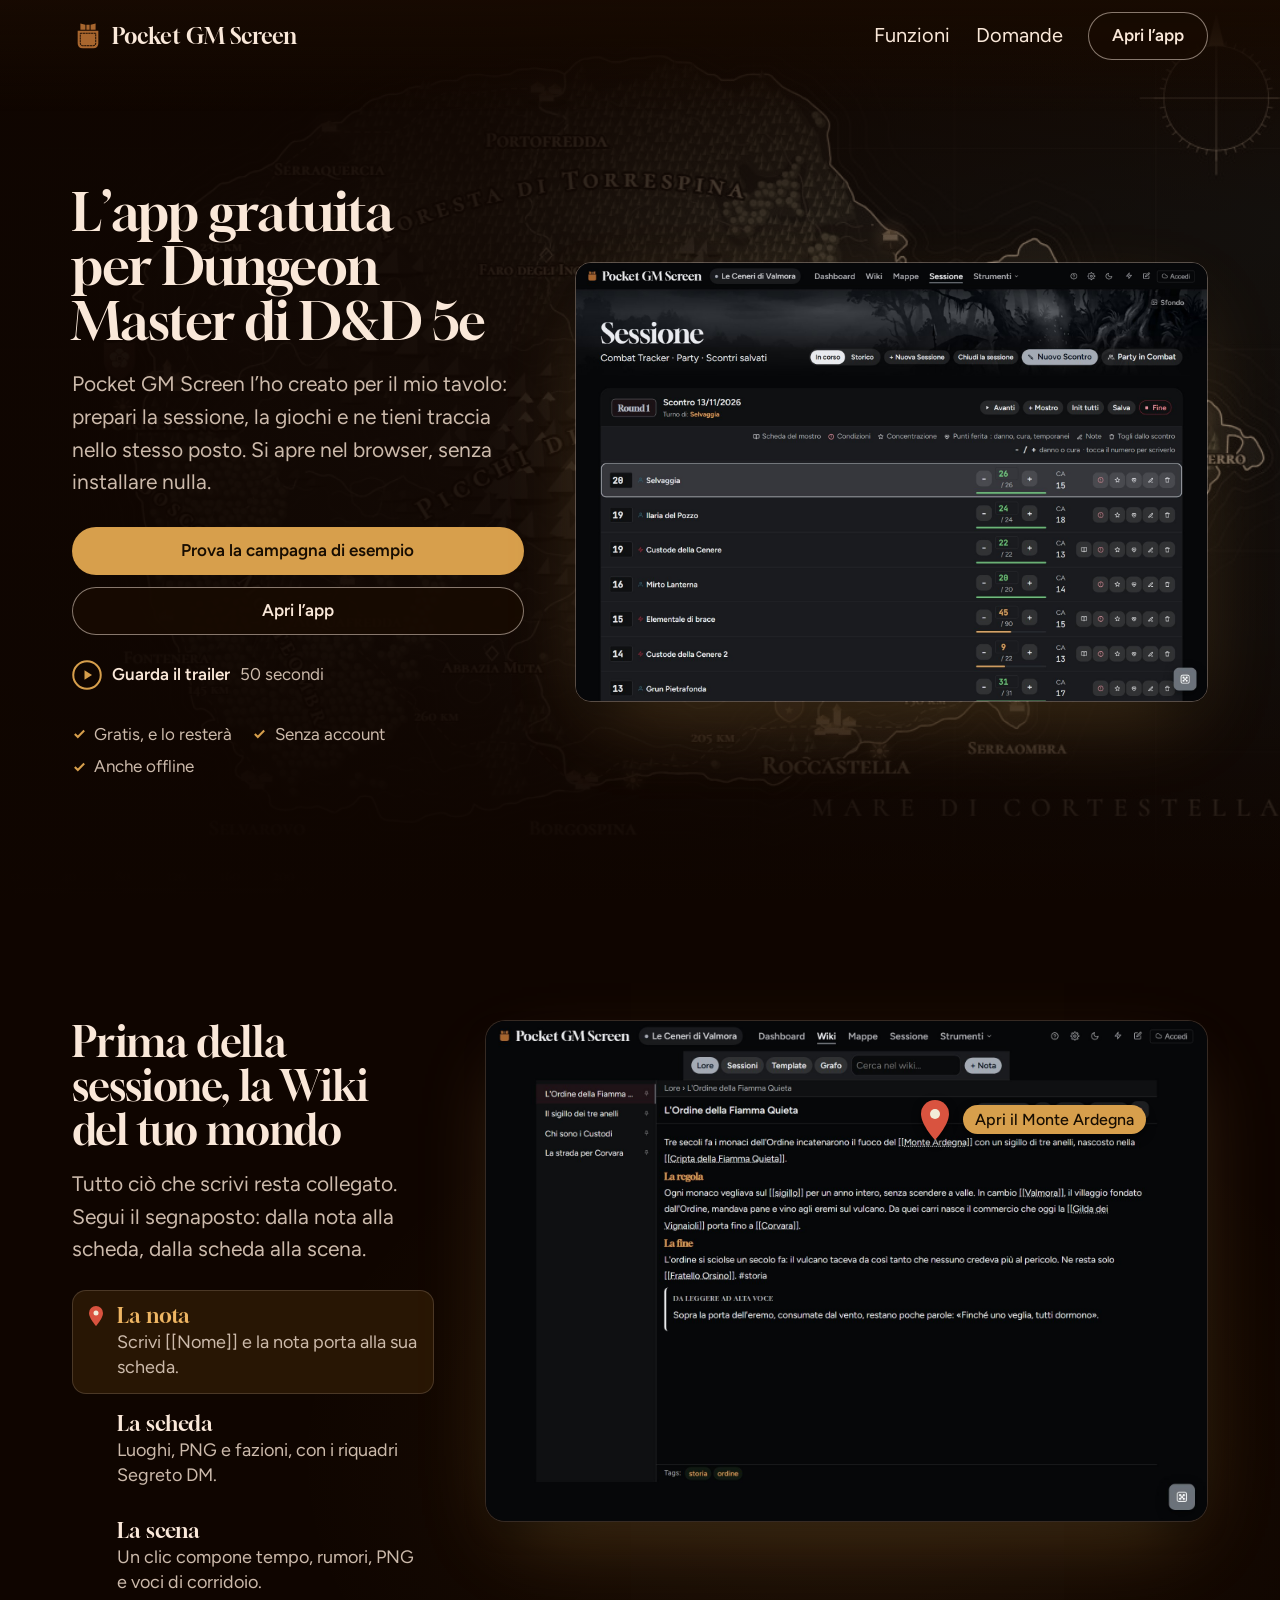
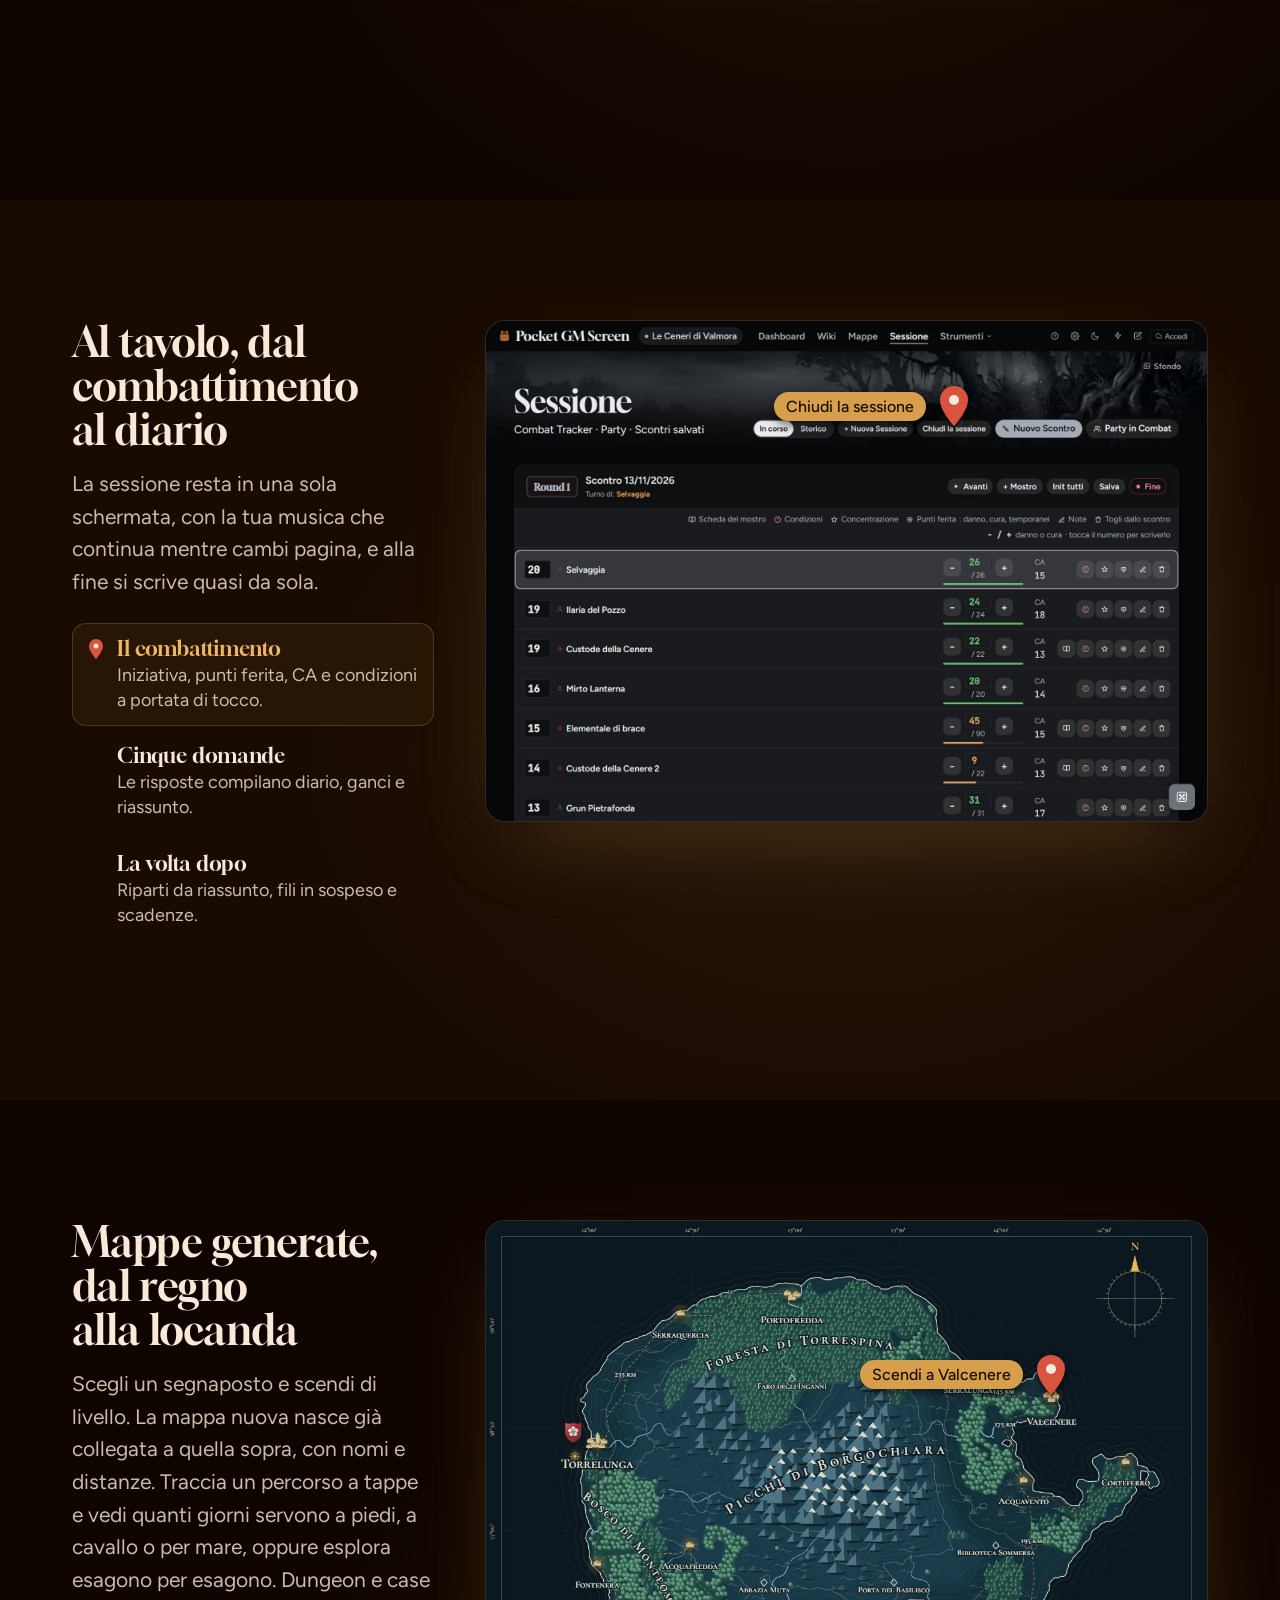
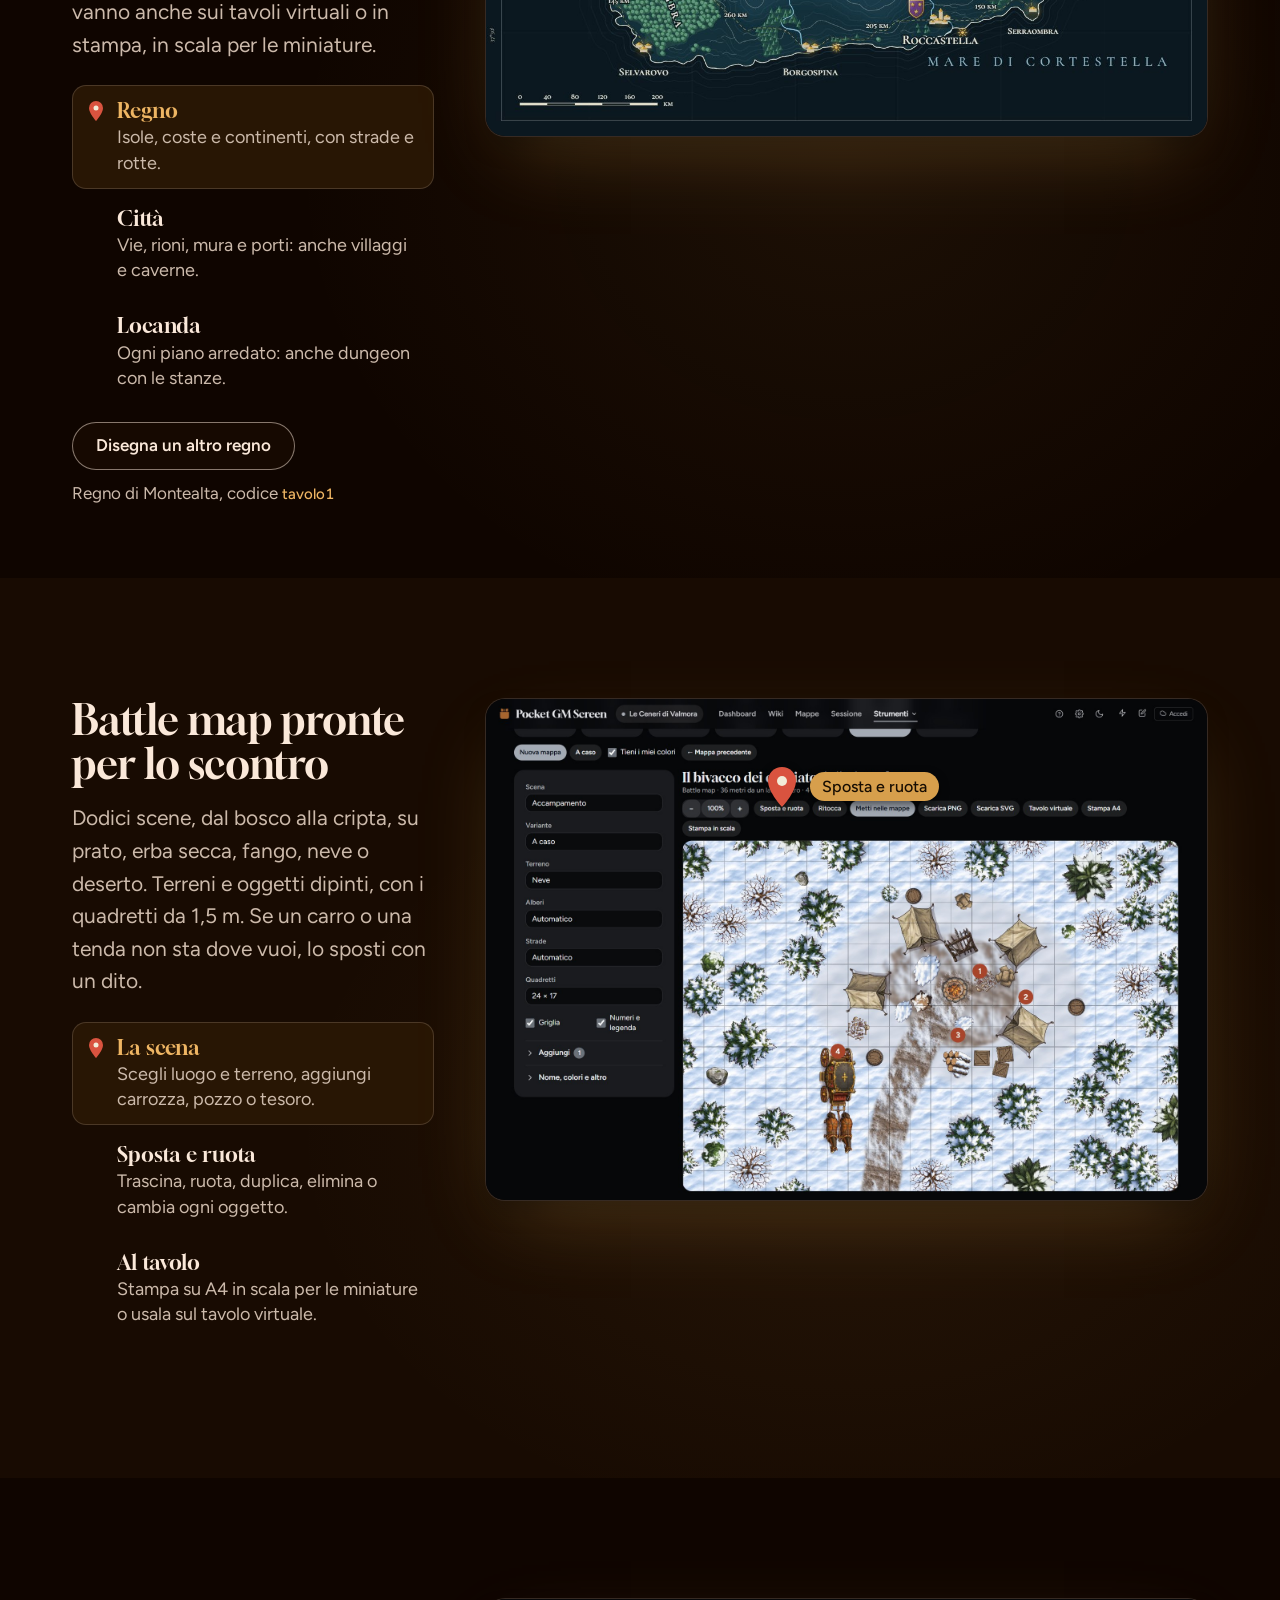
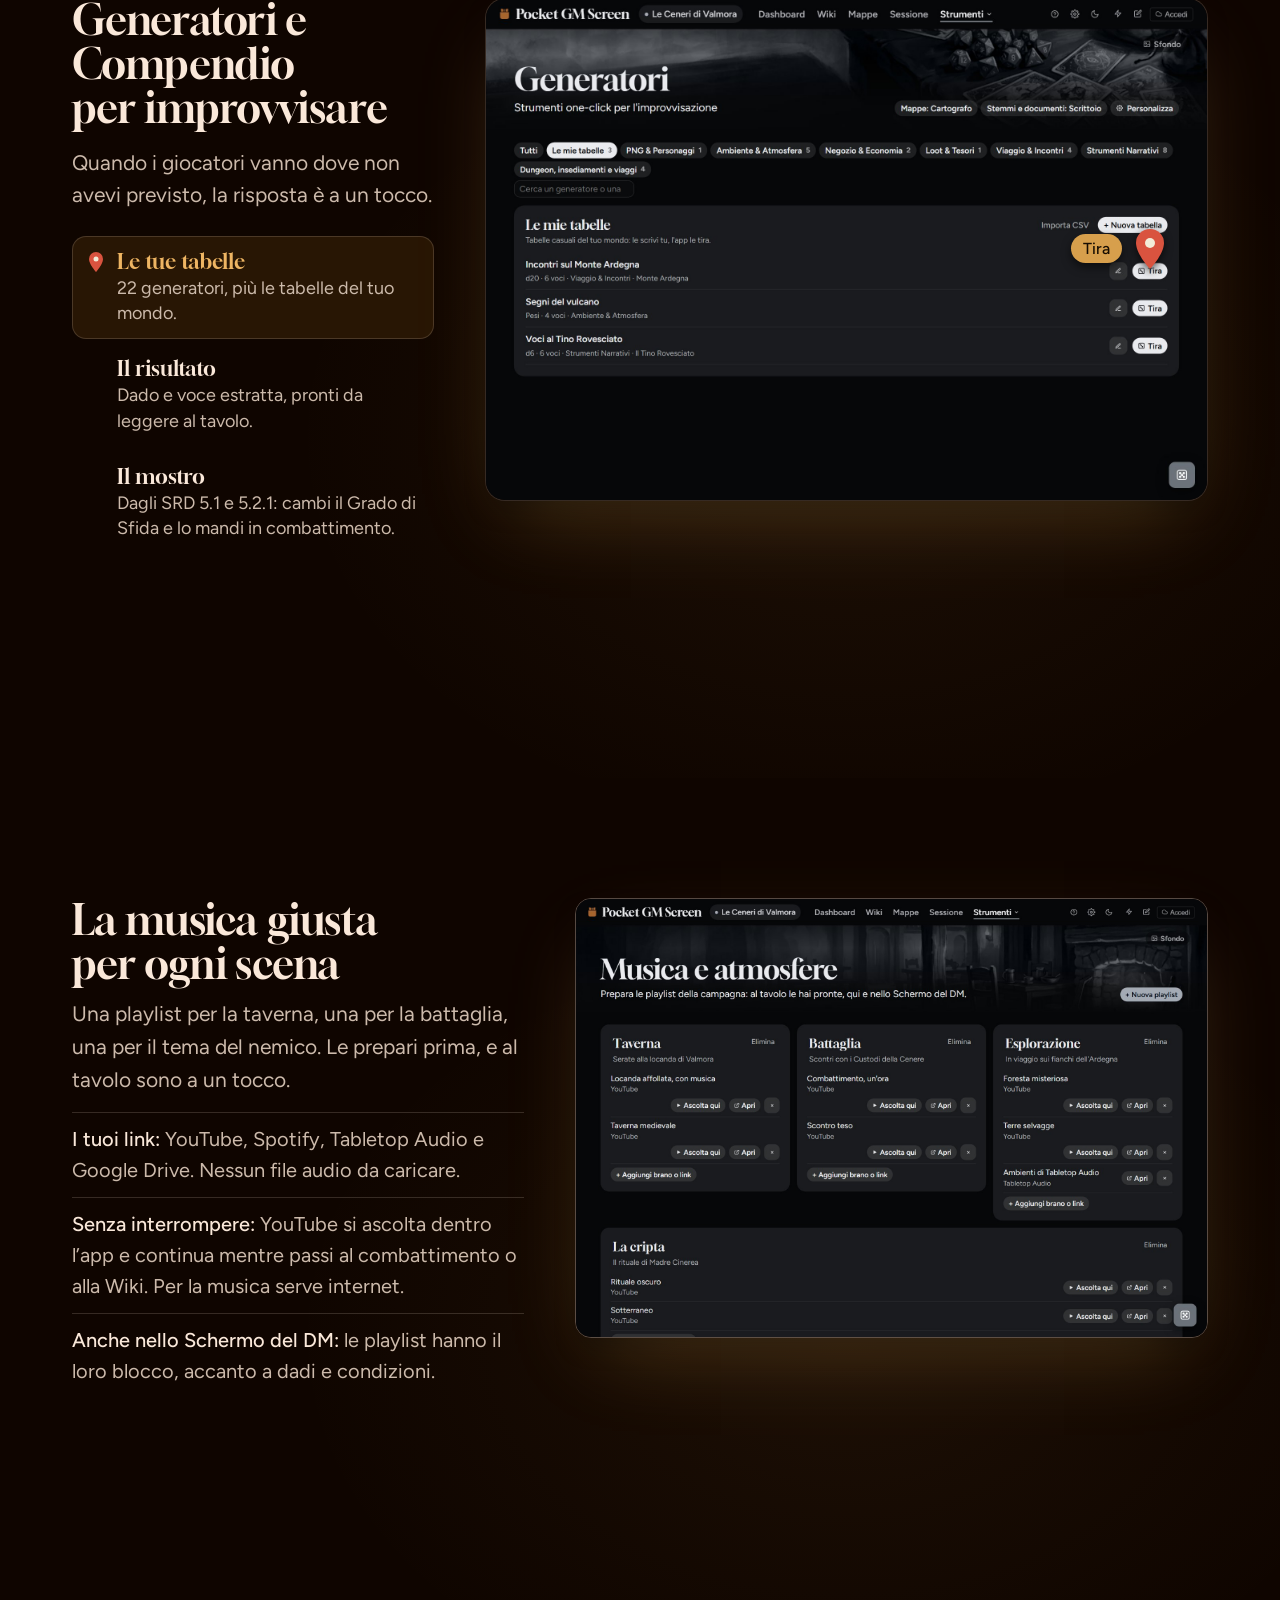
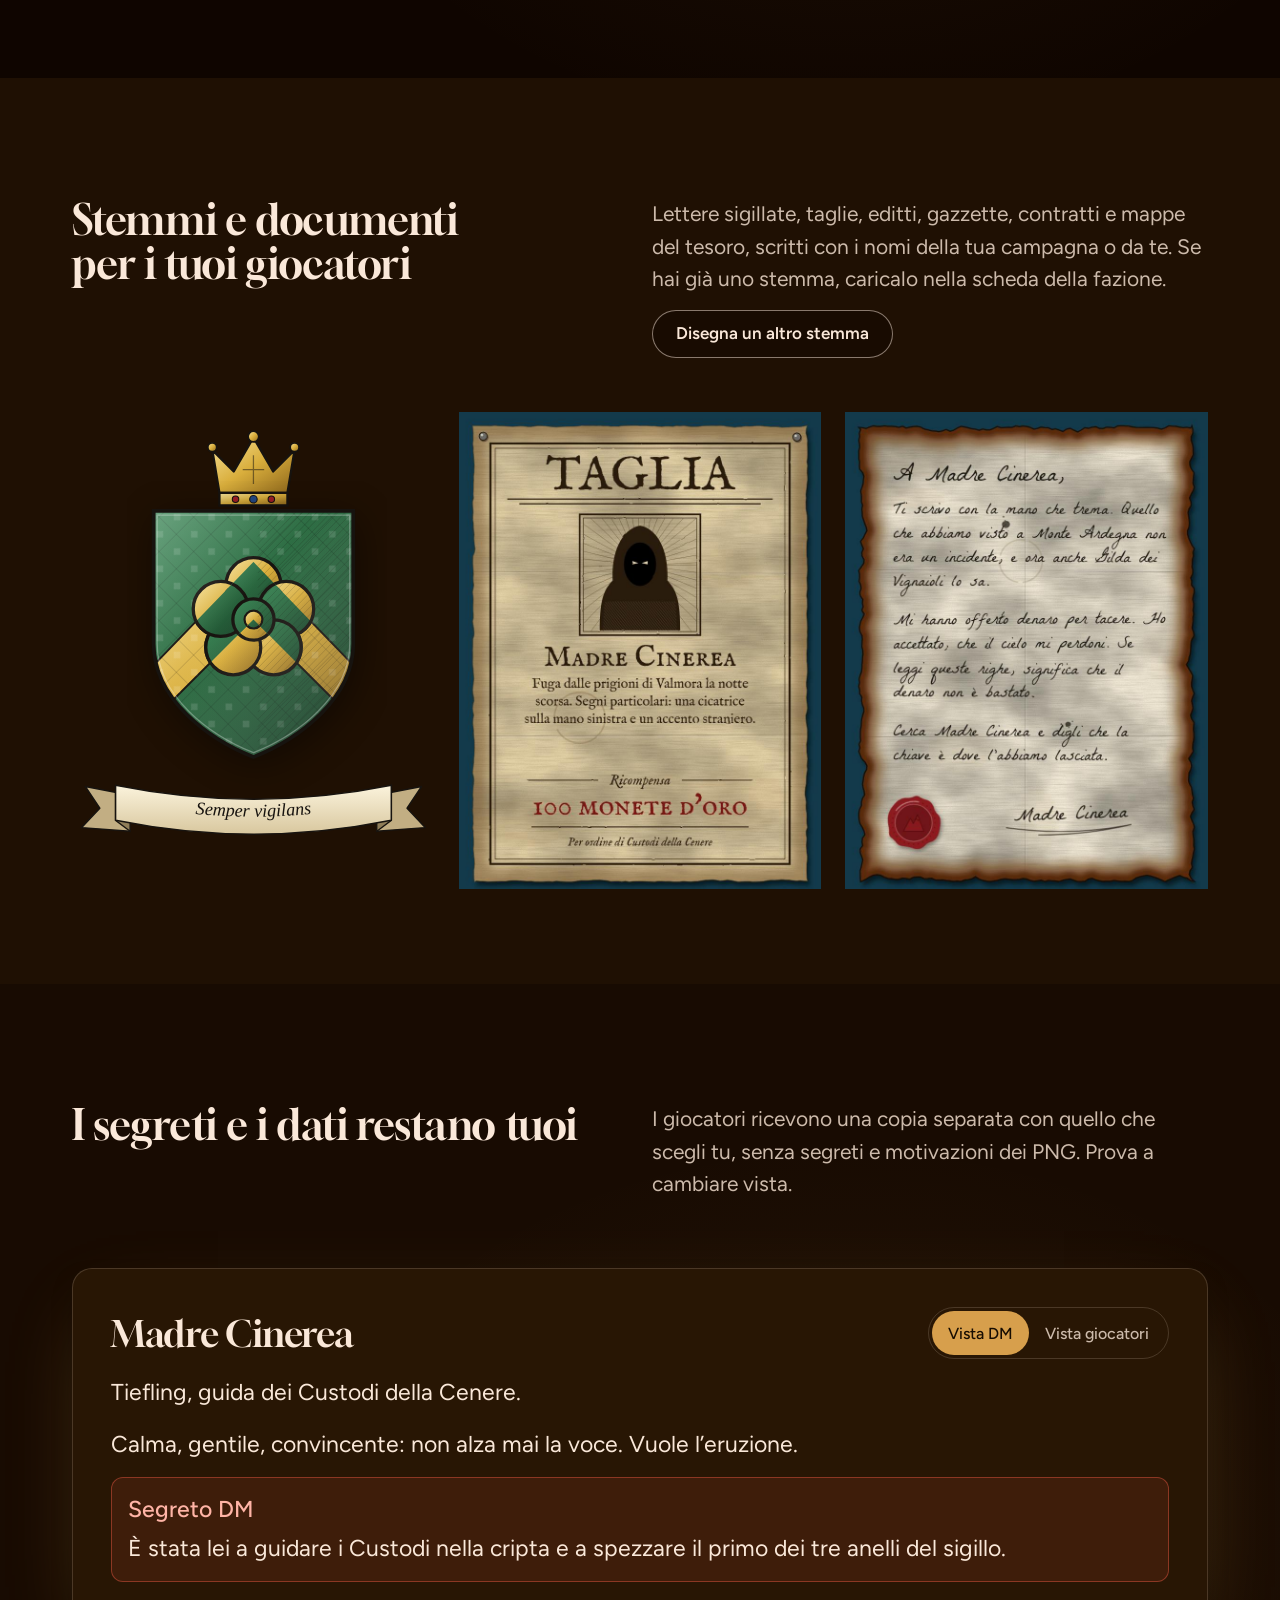
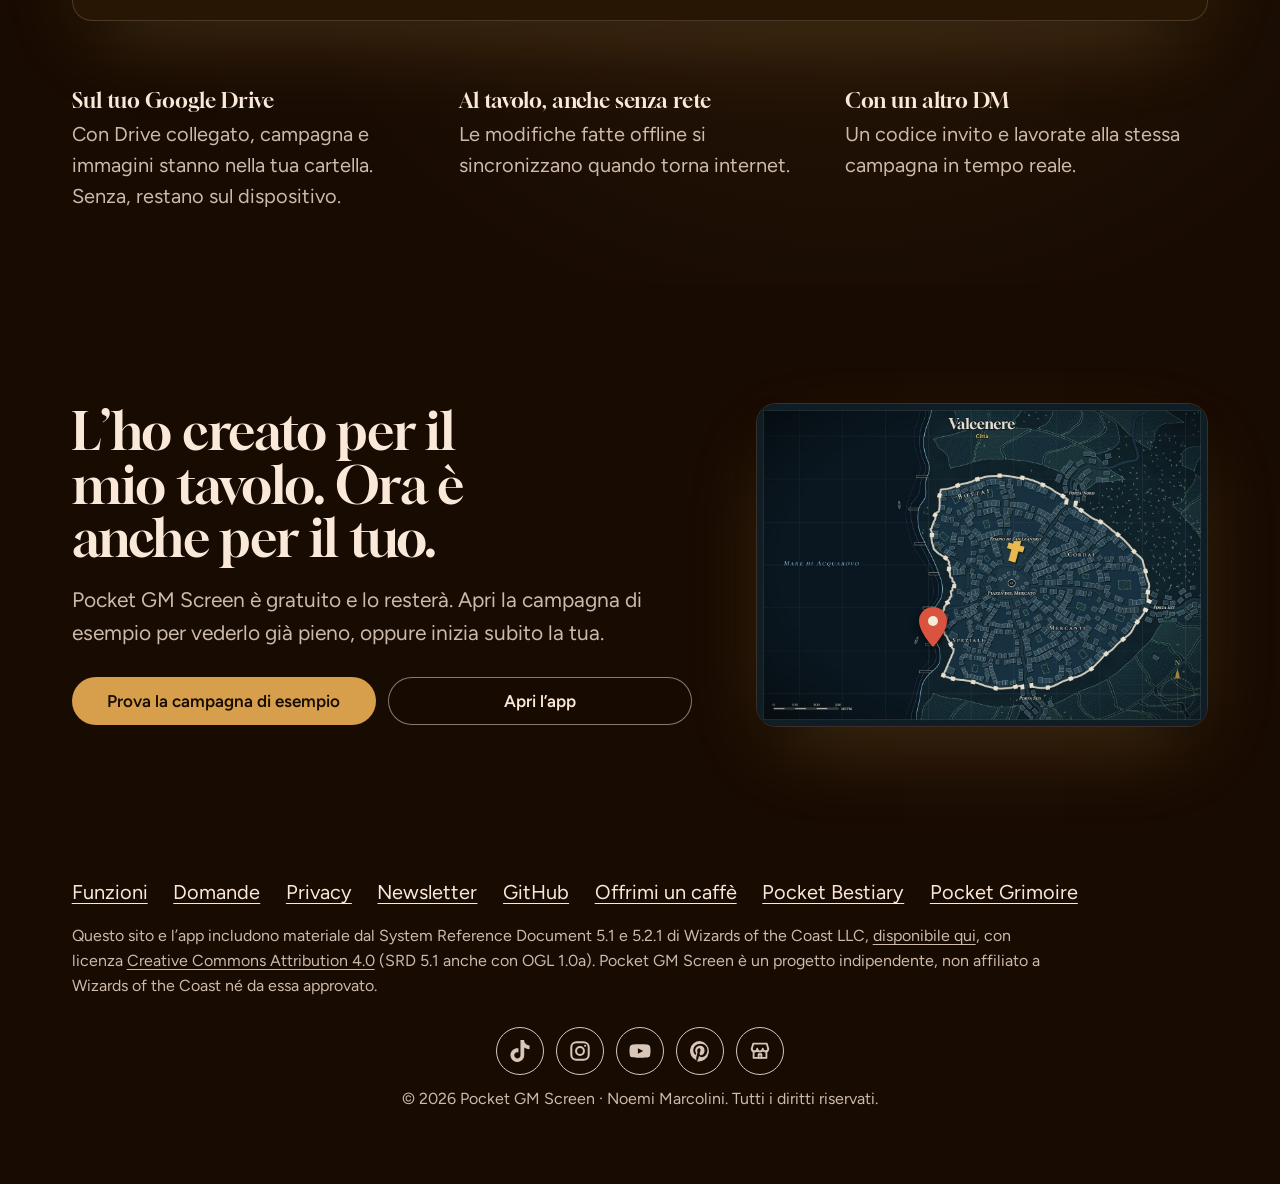
<file: scopri/index.html>
<!doctype html>
<!-- Pocket GM Screen (già DM Toolkit) — © 2026 Noemi Marcolini. Tutti i diritti riservati. Vedi LICENSE. -->
<html lang="it">
<head>
<meta charset="utf-8">
<meta name="viewport" content="width=device-width, initial-scale=1">
<title>Pocket GM Screen: l’app gratuita per master di D&amp;D 5e</title>
<meta name="description" content="Prepari la sessione, disegni il mondo e gestisci il combattimento nello stesso posto. Gratuita, nel browser, senza installare nulla.">
<meta name="p:domain_verify" content="0f5a7afc2e8673da73c19c19d3362616">
<meta property="og:title" content="Pocket GM Screen: l'app gratuita per master di D&amp;D 5e">
<meta property="og:description" content="Prepari la sessione, disegni il mondo e gestisci il combattimento nello stesso posto. Gratuita, nel browser, senza installare nulla.">
<meta property="og:image" content="https://pocketgmscreen.pages.dev/scopri/img/anteprima.png">
<meta property="og:image:width" content="1200">
<meta property="og:image:height" content="630">
<meta name="twitter:card" content="summary_large_image">
<meta property="og:type" content="website">
<meta name="theme-color" content="#122a35">
<link rel="icon" type="image/svg+xml" href="../favicon.svg">
<link rel="icon" type="image/png" sizes="32x32" href="../favicon.png">
<link rel="stylesheet" href="../assets/fonts/app.css">
<link rel="preload" as="image" href="img/app-sessione.jpg" fetchpriority="high">
<link rel="stylesheet" href="sito.css">
</head>
<body>
<a class="salto" href="#contenuto">Vai al contenuto</a>
<header class="nav">
  <div class="wrap">
    <a class="marchio" href="index.html"><img src="../icons/simbolo.svg" alt="" width="32" height="32"> <span class="marchio__testo">Pocket GM Screen</span></a>
    <nav aria-label="Menu del sito">
      <a href="funzioni.html">Funzioni</a>
      <a href="domande.html">Domande</a>
      <a class="bott bott--filo" href="../">Apri l’app</a>
    </nav>
  </div>
</header>

<main id="contenuto">
  <section class="hero">
    <div class="tavolo" aria-hidden="true">
      <div class="tavolo__foglio"><img class="tavolo__base" src="img/regno-1200.jpg" alt="" width="1200" height="857"></div>
    </div>
    <div class="wrap hero__griglia">
      <div class="hero__testo">
        <h1>L’app gratuita per Dungeon Master di D&amp;D 5e</h1>
        <p class="lead">Pocket GM Screen l’ho creato per il mio tavolo: prepari la sessione, la giochi e ne tieni traccia nello stesso posto. Si apre nel browser, senza installare nulla.</p>
        <div class="azioni">
          <a class="bott bott--piena" href="../?demo=1">Prova la campagna di esempio</a>
          <a class="bott bott--filo" href="../">Apri l’app</a>
        </div>
        <button class="trailer-apri" type="button" aria-haspopup="dialog" aria-controls="trailer"><svg viewBox="0 0 24 24" aria-hidden="true"><circle cx="12" cy="12" r="11" fill="none" stroke="currentColor" stroke-width="1.6"/><path d="M10 8.2v7.6l6-3.8z" fill="currentColor"/></svg>Guarda il trailer <span>50 secondi</span></button>
        <ul class="fatti">
          <li><svg viewBox="0 0 16 16" fill="none" stroke="currentColor" stroke-width="2.2" aria-hidden="true"><path d="m3 8.5 3.2 3.2L13 4.8"/></svg>Gratis, e lo resterà</li>
          <li><svg viewBox="0 0 16 16" fill="none" stroke="currentColor" stroke-width="2.2" aria-hidden="true"><path d="m3 8.5 3.2 3.2L13 4.8"/></svg>Senza account</li>
          <li><svg viewBox="0 0 16 16" fill="none" stroke="currentColor" stroke-width="2.2" aria-hidden="true"><path d="m3 8.5 3.2 3.2L13 4.8"/></svg>Anche offline</li>
        </ul>
      </div>
      <div class="hero__app"><img src="img/app-sessione.jpg" alt="Pocket GM Screen durante un combattimento: ordine di iniziativa, punti ferita e classe armatura." width="1800" height="1250" fetchpriority="high"></div>
    </div>
  </section>

  <dialog class="trailer" id="trailer" aria-label="Trailer di Pocket GM Screen">
    <video src="video/trailer.mp4" poster="video/trailer.jpg" controls playsinline preload="none" width="1920" height="1080"></video>
    <div class="trailer__piede"><a href="https://youtu.be/VDOrEB4ioKI" rel="noopener">Guardalo su YouTube</a><button class="bott bott--filo" type="button" data-chiudi>Chiudi</button></div>
  </dialog>

  <section class="discesa" id="wiki">
    <div class="wrap due">
      <div>
        <h2>Prima della sessione, la Wiki del tuo mondo</h2>
        <p class="lead">Tutto ciò che scrivi resta collegato. Segui il segnaposto: dalla nota alla scheda, dalla scheda alla scena.</p>
        <div class="tappe" role="tablist" aria-label="Passi: Prima della sessione, la Wiki del tuo mondo">
          <button class="tappa" role="tab" type="button" aria-controls="lastra-wiki"><strong>La nota</strong><span>Scrivi [[Nome]] e la nota porta alla sua scheda.</span></button>
          <button class="tappa" role="tab" type="button" aria-controls="lastra-wiki"><strong>La scheda</strong><span>Luoghi, PNG e fazioni, con i riquadri Segreto DM.</span></button>
          <button class="tappa" role="tab" type="button" aria-controls="lastra-wiki"><strong>La scena</strong><span>Un clic compone tempo, rumori, PNG e voci di corridoio.</span></button>
        </div>
      </div>
      <div class="lastra" id="lastra-wiki" role="tabpanel" style="--r:1.44">
        <img class="lastra__strato" data-fuoco="62.3% 24.2%" src="img/app-wiki.jpg" loading="lazy" alt="Una nota della Wiki con i collegamenti a luoghi e personaggi." width="1800" height="1250">
        <img class="lastra__strato" data-fuoco="50% 82%" src="img/app-luogo.jpg" loading="lazy" alt="La scheda del luogo Monte Ardegna, con il riquadro Segreto DM e la sua tabella casuale." width="1800" height="1250">
        <img class="lastra__strato" src="img/app-scena.jpg" loading="lazy" alt="La scena del Monte Ardegna composta dalla scheda: tempo, rumori, personaggi e voci." width="1800" height="1250">
        <button class="segno segno--sx-telefono" type="button" data-da="0" style="--x:62.3%;--y:24.2%"><svg viewBox="0 0 44 44" aria-hidden="true"><path fill="currentColor" d="M22 42S8 27 8 16a14 14 0 1 1 28 0c0 11-14 26-14 26Z"/><circle cx="22" cy="16" r="5" fill="#f2ecd8"/></svg><span>Apri il Monte Ardegna</span></button>
        <button class="segno" type="button" data-da="1" hidden style="--x:50%;--y:82%"><svg viewBox="0 0 44 44" aria-hidden="true"><path fill="currentColor" d="M22 42S8 27 8 16a14 14 0 1 1 28 0c0 11-14 26-14 26Z"/><circle cx="22" cy="16" r="5" fill="#f2ecd8"/></svg><span>Entra in scena</span></button>
      </div>
    </div>
  </section>

  <section class="discesa fondo" id="tavolo">
    <div class="wrap due">
      <div>
        <h2>Al tavolo, dal combattimento al diario</h2>
        <p class="lead">La sessione resta in una sola schermata, con la tua musica che continua mentre cambi pagina, e alla fine si scrive quasi da sola.</p>
        <div class="tappe" role="tablist" aria-label="Passi: Al tavolo, dal combattimento al diario">
          <button class="tappa" role="tab" type="button" aria-controls="lastra-tavolo"><strong>Il combattimento</strong><span>Iniziativa, punti ferita, CA e condizioni a portata di tocco.</span></button>
          <button class="tappa" role="tab" type="button" aria-controls="lastra-tavolo"><strong>Cinque domande</strong><span>Le risposte compilano diario, ganci e riassunto.</span></button>
          <button class="tappa" role="tab" type="button" aria-controls="lastra-tavolo"><strong>La volta dopo</strong><span>Riparti da riassunto, fili in sospeso e scadenze.</span></button>
        </div>
      </div>
      <div class="lastra" id="lastra-tavolo" role="tabpanel" style="--r:1.44">
        <img class="lastra__strato" data-fuoco="64.9% 21.5%" src="img/app-sessione.jpg" loading="lazy" alt="La Sessione Live con l’ordine di iniziativa e i punti ferita." width="1800" height="1250">
        <img class="lastra__strato" data-fuoco="63.9% 90.7%" src="img/app-chiusura.jpg" loading="lazy" alt="La chiusura della sessione con cinque domande." width="1800" height="1250">
        <img class="lastra__strato" src="img/app-dashboard.jpg" loading="lazy" alt="La Dashboard con l’ultima sessione, i fili in sospeso e le scadenze." width="1800" height="1250">
        <button class="segno segno--sx" type="button" data-da="0" style="--x:64.9%;--y:21.5%"><svg viewBox="0 0 44 44" aria-hidden="true"><path fill="currentColor" d="M22 42S8 27 8 16a14 14 0 1 1 28 0c0 11-14 26-14 26Z"/><circle cx="22" cy="16" r="5" fill="#f2ecd8"/></svg><span>Chiudi la sessione</span></button>
        <button class="segno segno--sx" type="button" data-da="1" hidden style="--x:63.9%;--y:90.7%"><svg viewBox="0 0 44 44" aria-hidden="true"><path fill="currentColor" d="M22 42S8 27 8 16a14 14 0 1 1 28 0c0 11-14 26-14 26Z"/><circle cx="22" cy="16" r="5" fill="#f2ecd8"/></svg><span>Vai alla Dashboard</span></button>
      </div>
    </div>
  </section>

  <section class="discesa" id="mappe">
    <div class="wrap due">
      <div>
        <h2>Mappe generate, dal regno alla locanda</h2>
        <p class="lead">Scegli un segnaposto e scendi di livello. La mappa nuova nasce già collegata a quella sopra, con nomi e distanze. Traccia un percorso a tappe e vedi quanti giorni servono a piedi, a cavallo o per mare, oppure esplora esagono per esagono. Dungeon e case vanno anche sui tavoli virtuali o in stampa, in scala per le miniature.</p>
        <div class="tappe" role="tablist" aria-label="Passi: Mappe generate, dal regno alla locanda">
          <button class="tappa" role="tab" type="button" aria-controls="lastra-mappe"><strong>Regno</strong><span>Isole, coste e continenti, con strade e rotte.</span></button>
          <button class="tappa" role="tab" type="button" aria-controls="lastra-mappe"><strong>Città</strong><span>Vie, rioni, mura e porti: anche villaggi e caverne.</span></button>
          <button class="tappa" role="tab" type="button" aria-controls="lastra-mappe"><strong>Locanda</strong><span>Ogni piano arredato: anche dungeon con le stanze.</span></button>
        </div>
        <div class="banco">
          <button class="bott bott--filo" type="button" id="altro-regno">Disegna un altro regno</button>
          <p class="banco__stato" id="stato-regno" aria-live="polite">Regno di Montealta, codice <code>tavolo1</code></p>
        </div>
      </div>
      <div class="lastra" id="lastra-mappe" role="tabpanel" style="--r:1.4">
        <img class="lastra__strato" data-fuoco="78.4% 34.2%" src="img/regno-1200.jpg" loading="lazy" alt="Un regno generato, con le città, le strade e le distanze." width="1200" height="857">
        <img class="lastra__strato" data-fuoco="69.1% 67.9%" src="img/citta.jpg" loading="lazy" alt="La città di Valcenere generata, con le vie che partono dalla piazza, le mura e il mare." width="1400" height="1000">
        <img class="lastra__strato" src="img/locanda.jpg" loading="lazy" alt="La pianta della Locanda del Gatto Nero: due piani, la cantina e il tetto." width="1400" height="1000">
        <button class="segno segno--sx" type="button" data-da="0" style="--x:78.4%;--y:34.2%"><svg viewBox="0 0 44 44" aria-hidden="true"><path fill="currentColor" d="M22 42S8 27 8 16a14 14 0 1 1 28 0c0 11-14 26-14 26Z"/><circle cx="22" cy="16" r="5" fill="#f2ecd8"/></svg><span>Scendi a Valcenere</span></button>
        <button class="segno" type="button" data-da="1" hidden style="--x:69.1%;--y:67.9%"><svg viewBox="0 0 44 44" aria-hidden="true"><path fill="currentColor" d="M22 42S8 27 8 16a14 14 0 1 1 28 0c0 11-14 26-14 26Z"/><circle cx="22" cy="16" r="5" fill="#f2ecd8"/></svg><span>Scendi alla locanda</span></button>
      </div>
    </div>
  </section>

  <section class="discesa fondo" id="battlemap">
    <div class="wrap due">
      <div>
        <h2>Battle map pronte per lo scontro</h2>
        <p class="lead">Dodici scene, dal bosco alla cripta, su prato, erba secca, fango, neve o deserto. Terreni e oggetti dipinti, con i quadretti da 1,5 m. Se un carro o una tenda non sta dove vuoi, lo sposti con un dito.</p>
        <div class="tappe" role="tablist" aria-label="Passi: Battle map pronte per lo scontro">
          <button class="tappa" role="tab" type="button" aria-controls="lastra-battlemap"><strong>La scena</strong><span>Scegli luogo e terreno, aggiungi carrozza, pozzo o tesoro.</span></button>
          <button class="tappa" role="tab" type="button" aria-controls="lastra-battlemap"><strong>Sposta e ruota</strong><span>Trascina, ruota, duplica, elimina o cambia ogni oggetto.</span></button>
          <button class="tappa" role="tab" type="button" aria-controls="lastra-battlemap"><strong>Al tavolo</strong><span>Stampa su A4 in scala per le miniature o usala sul tavolo virtuale.</span></button>
        </div>
      </div>
      <div class="lastra" id="lastra-battlemap" role="tabpanel" style="--r:1.44">
        <img class="lastra__strato" data-fuoco="41% 21.9%" src="img/app-battlemap.jpg" loading="lazy" alt="Il Cartografo con una battle map di un accampamento nella neve." width="1800" height="1250">
        <img class="lastra__strato" data-fuoco="85.7% 21.9%" src="img/app-battlemap-sposta.jpg" loading="lazy" alt="Sposta e ruota: la carrozza scelta, con i pulsanti per ruotarla, cambiarla, duplicarla o eliminarla." width="1800" height="1250">
        <img class="lastra__strato" src="img/battlemap.jpg" loading="lazy" alt="Una battle map di rovine nel deserto, con palme, cactus, una carrozza e i punti numerati." width="1400" height="992">
        <button class="segno" type="button" data-da="0" style="--x:41%;--y:21.9%"><svg viewBox="0 0 44 44" aria-hidden="true"><path fill="currentColor" d="M22 42S8 27 8 16a14 14 0 1 1 28 0c0 11-14 26-14 26Z"/><circle cx="22" cy="16" r="5" fill="#f2ecd8"/></svg><span>Sposta e ruota</span></button>
        <button class="segno segno--sx" type="button" data-da="1" hidden style="--x:85.7%;--y:21.9%"><svg viewBox="0 0 44 44" aria-hidden="true"><path fill="currentColor" d="M22 42S8 27 8 16a14 14 0 1 1 28 0c0 11-14 26-14 26Z"/><circle cx="22" cy="16" r="5" fill="#f2ecd8"/></svg><span>Stampa A4</span></button>
      </div>
    </div>
  </section>

  <section class="discesa" id="generatori">
    <div class="wrap due">
      <div>
        <h2>Generatori e Compendio per improvvisare</h2>
        <p class="lead">Quando i giocatori vanno dove non avevi previsto, la risposta è a un tocco.</p>
        <div class="tappe" role="tablist" aria-label="Passi: Generatori e Compendio per improvvisare">
          <button class="tappa" role="tab" type="button" aria-controls="lastra-generatori"><strong>Le tue tabelle</strong><span>22 generatori, più le tabelle del tuo mondo.</span></button>
          <button class="tappa" role="tab" type="button" aria-controls="lastra-generatori"><strong>Il risultato</strong><span>Dado e voce estratta, pronti da leggere al tavolo.</span></button>
          <button class="tappa" role="tab" type="button" aria-controls="lastra-generatori"><strong>Il mostro</strong><span>Dagli SRD 5.1 e 5.2.1: cambi il Grado di Sfida e lo mandi in combattimento.</span></button>
        </div>
      </div>
      <div class="lastra" id="lastra-generatori" role="tabpanel" style="--r:1.44">
        <img class="lastra__strato" data-fuoco="92.1% 54.3%" src="img/app-generatori.jpg" loading="lazy" alt="La pagina dei Generatori con le tabelle personali." width="1800" height="1250">
        <img class="lastra__strato" data-fuoco="63.9% 27.1%" src="img/app-tiro.jpg" loading="lazy" alt="Il risultato di un tiro su una tabella personale." width="1800" height="1250">
        <img class="lastra__strato" src="img/app-mostro.jpg" loading="lazy" alt="La scheda di un mostro nel Compendio, con il pulsante per aggiungerlo al combattimento." width="1800" height="1250">
        <button class="segno segno--sx" type="button" data-da="0" style="--x:92.1%;--y:54.3%"><svg viewBox="0 0 44 44" aria-hidden="true"><path fill="currentColor" d="M22 42S8 27 8 16a14 14 0 1 1 28 0c0 11-14 26-14 26Z"/><circle cx="22" cy="16" r="5" fill="#f2ecd8"/></svg><span>Tira</span></button>
        <button class="segno" type="button" data-da="1" hidden style="--x:63.9%;--y:27.1%"><svg viewBox="0 0 44 44" aria-hidden="true"><path fill="currentColor" d="M22 42S8 27 8 16a14 14 0 1 1 28 0c0 11-14 26-14 26Z"/><circle cx="22" cy="16" r="5" fill="#f2ecd8"/></svg><span>Apri il Compendio</span></button>
      </div>
    </div>
  </section>

  <section class="stanza" id="musica">
    <div class="wrap funzione">
      <div>
        <h2>La musica giusta per ogni scena</h2>
        <p class="lead">Una playlist per la taverna, una per la battaglia, una per il tema del nemico. Le prepari prima, e al tavolo sono a un tocco.</p>
        <ul>
          <li><strong>I tuoi link:</strong> YouTube, Spotify, Tabletop Audio e Google Drive. Nessun file audio da caricare.</li>
          <li><strong>Senza interrompere:</strong> YouTube si ascolta dentro l’app e continua mentre passi al combattimento o alla Wiki. Per la musica serve internet.</li>
          <li><strong>Anche nello Schermo del DM:</strong> le playlist hanno il loro blocco, accanto a dadi e condizioni.</li>
        </ul>
      </div>
      <figure><img loading="lazy" src="img/app-musica.jpg" width="1800" height="1250" alt="La pagina Musica e atmosfere con le playlist Taverna, Battaglia, Esplorazione e La cripta."></figure>
    </div>
  </section>

  <section class="petrolio scrittoio" id="scrittoio">
    <div class="wrap">
      <div class="testa-due">
        <h2>Stemmi e documenti per i tuoi giocatori</h2>
        <div>
          <p class="lead">Lettere sigillate, taglie, editti, gazzette, contratti e mappe del tesoro, scritti con i nomi della tua campagna o da te. Se hai già uno stemma, caricalo nella scheda della fazione.</p>
          <button class="bott bott--filo" type="button" id="altro-stemma">Disegna un altro stemma</button>
        </div>
      </div>
      <div class="tavolino">
        <div class="stemma" id="stemma" role="img" aria-label="Uno stemma generato dallo Scrittoio."></div>
        <img src="img/taglia.jpg" loading="lazy" alt="Un avviso di taglia generato, con ricompensa in monete d'oro." width="760" height="1000">
        <img src="img/lettera.jpg" loading="lazy" alt="Una lettera generata, con i bordi bruciati." width="760" height="1000">
      </div>
    </div>
  </section>

  <section class="fondo" id="segreti">
    <div class="wrap">
      <div class="testa-due">
        <h2>I segreti e i dati restano tuoi</h2>
        <p class="lead">I giocatori ricevono una copia separata con quello che scegli tu, senza segreti e motivazioni dei PNG. Prova a cambiare vista.</p>
      </div>
      <article class="nota" data-vista="dm">
        <div class="nota__testa">
          <h3>Madre Cinerea</h3>
          <div class="interruttore" role="group" aria-label="Scegli la vista">
            <button type="button" data-vista="dm" aria-pressed="true">Vista DM</button>
            <button type="button" data-vista="giocatori" aria-pressed="false">Vista giocatori</button>
          </div>
        </div>
        <p>Tiefling, guida dei Custodi della Cenere.</p>
        <div class="nota__segreto"><div><p class="nota__dm">Calma, gentile, convincente: non alza mai la voce. Vuole l’eruzione.</p><div class="nota__riquadro"><strong>Segreto DM</strong>È stata lei a guidare i Custodi nella cripta e a spezzare il primo dei tre anelli del sigillo.</div></div></div>
      </article>
      <ul class="garanzie">
        <li><strong>Sul tuo Google Drive</strong>Con Drive collegato, campagna e immagini stanno nella tua cartella. Senza, restano sul dispositivo.</li>
        <li><strong>Al tavolo, anche senza rete</strong>Le modifiche fatte offline si sincronizzano quando torna internet.</li>
        <li><strong>Con un altro DM</strong>Un codice invito e lavorate alla stessa campagna in tempo reale.</li>
      </ul>
    </div>
  </section>
</main>

<footer class="closing">
  <div class="wrap">
    <div class="chiusura">
      <div>
      <h2>L’ho creato per il mio tavolo. Ora è anche per il tuo.</h2>
      <p>Pocket GM Screen è gratuito e lo resterà. Apri la campagna di esempio per vederlo già pieno, oppure inizia subito la tua.</p>
      <div class="azioni">
        <a class="bott bott--piena" href="../?demo=1">Prova la campagna di esempio</a>
        <a class="bott bott--filo" href="../">Apri l’app</a>
      </div>
      </div>
      <div class="chiusura__foglio" aria-hidden="true"><img src="img/citta.jpg" loading="lazy" alt="" width="1400" height="1000"><svg viewBox="0 0 44 44"><path fill="currentColor" d="M22 42S8 27 8 16a14 14 0 1 1 28 0c0 11-14 26-14 26Z"/><circle cx="22" cy="16" r="5" fill="#f2ecd8"/></svg></div>
    </div>
    <div class="piede">
      <ul>
        <li><a href="funzioni.html">Funzioni</a></li>
        <li><a href="domande.html">Domande</a></li>
        <li><a href="privacy.html">Privacy</a></li>
        <li><a href="https://bda22242.sibforms.com/serve/[base64]" rel="noopener">Newsletter</a></li>
        <li><a href="https://github.com/gdr-sys/dm-toolkit" rel="noopener">GitHub</a></li>
        <li><a href="https://ko-fi.com/noemimarcolini" rel="noopener">Offrimi un caffè</a></li>
        <li><a href="https://pocket-bestiary.pages.dev/" rel="noopener">Pocket Bestiary</a></li>
        <li><a href="https://pocket-grimoire.pages.dev/" rel="noopener">Pocket Grimoire</a></li>
      </ul>
      <p>Questo sito e l’app includono materiale dal System Reference Document 5.1 e 5.2.1 di Wizards of the Coast LLC, <a href="https://www.dndbeyond.com/srd" rel="noopener">disponibile qui</a>, con licenza <a href="https://creativecommons.org/licenses/by/4.0/legalcode" rel="noopener">Creative Commons Attribution 4.0</a> (SRD 5.1 anche con OGL 1.0a). Pocket GM Screen è un progetto indipendente, non affiliato a Wizards of the Coast né da essa approvato.</p>
      <div class="piede__social"><a class="piede__logo" href="https://www.tiktok.com/@nmarc68" target="_blank" rel="noopener" aria-label="Pocket GM Screen su TikTok" title="TikTok"><svg viewBox="0 0 24 24" width="22" height="22" aria-hidden="true"><path fill="currentColor" d="M12.53.02c1.31-.02 2.61-.01 3.91-.02.08 1.53.63 3.09 1.75 4.17 1.12 1.11 2.7 1.62 4.24 1.79v4.03c-1.44-.05-2.89-.35-4.2-.97-.57-.26-1.1-.59-1.62-.93-.01 2.92.01 5.84-.02 8.75-.08 1.4-.54 2.79-1.35 3.94-1.31 1.92-3.58 3.17-5.91 3.21-1.43.08-2.86-.31-4.08-1.03-2.02-1.19-3.44-3.37-3.65-5.71-.02-.5-.03-1-.01-1.49.18-1.9 1.12-3.72 2.58-4.96 1.66-1.44 3.98-2.13 6.15-1.72.02 1.48-.04 2.96-.04 4.44-.99-.32-2.15-.23-3.02.37-.63.41-1.11 1.04-1.36 1.75-.21.51-.15 1.07-.14 1.61.24 1.64 1.82 3.02 3.5 2.87 1.12-.01 2.19-.66 2.77-1.61.19-.33.4-.67.41-1.06.1-1.79.06-3.57.07-5.36.01-4.03-.01-8.05.02-12.07z"/></svg></a><a class="piede__logo" href="https://www.instagram.com/pocketgmscreen/" target="_blank" rel="noopener" aria-label="Pocket GM Screen su Instagram" title="Instagram"><svg viewBox="0 0 24 24" width="22" height="22" aria-hidden="true" fill="none" stroke="currentColor" stroke-width="2.2"><rect x="2.5" y="2.5" width="19" height="19" rx="5.5"/><circle cx="12" cy="12" r="4.3"/><circle cx="17.6" cy="6.4" r="1.1" fill="currentColor" stroke="none"/></svg></a><a class="piede__logo" href="https://www.youtube.com/@pocketgmscreen" target="_blank" rel="noopener" aria-label="Pocket GM Screen su YouTube" title="YouTube"><svg viewBox="0 0 24 24" width="22" height="22" aria-hidden="true"><path fill="currentColor" d="M23 7.2a3 3 0 0 0-2.1-2.1C19 4.6 12 4.6 12 4.6s-7 0-8.9.5A3 3 0 0 0 1 7.2 31 31 0 0 0 .5 12 31 31 0 0 0 1 16.8a3 3 0 0 0 2.1 2.1c1.9.5 8.9.5 8.9.5s7 0 8.9-.5a3 3 0 0 0 2.1-2.1 31 31 0 0 0 .5-4.8 31 31 0 0 0-.5-4.8ZM9.7 15.1V8.9l5.8 3.1-5.8 3.1Z"/></svg></a><a class="piede__logo" href="https://www.pinterest.com/pocketgmscreen/" target="_blank" rel="noopener" aria-label="Pocket GM Screen su Pinterest" title="Pinterest"><svg viewBox="0 0 24 24" width="22" height="22" aria-hidden="true"><path fill="currentColor" d="M12 1a11 11 0 0 0-4 21.2c-.1-.9-.2-2.2 0-3.2l1.3-5.5s-.3-.7-.3-1.7c0-1.6.9-2.8 2.1-2.8 1 0 1.5.7 1.5 1.6 0 1-.6 2.5-1 3.9-.3 1.2.6 2.1 1.7 2.1 2.1 0 3.7-2.2 3.7-5.4 0-2.8-2-4.8-4.9-4.8-3.4 0-5.3 2.5-5.3 5.1 0 1 .4 2.1.9 2.7.1.1.1.2.1.4l-.3 1.4c0 .2-.2.3-.4.2-1.5-.7-2.4-2.9-2.4-4.7 0-3.8 2.8-7.3 8-7.3 4.2 0 7.4 3 7.4 7 0 4.1-2.6 7.5-6.3 7.5-1.2 0-2.4-.6-2.8-1.4l-.8 2.9c-.3 1.1-1 2.4-1.5 3.2A11 11 0 1 0 12 1Z"/></svg></a><a class="piede__logo" href="https://gdr-sys.itch.io/pocket-gm-screen" target="_blank" rel="noopener" aria-label="Pocket GM Screen su itch.io" title="itch.io"><svg viewBox="0 0 24 24" width="22" height="22" aria-hidden="true" fill="none" stroke="currentColor" stroke-width="2" stroke-linejoin="round" stroke-linecap="round"><path d="M3 9.5 4.6 4h14.8L21 9.5"/><path d="M3 9.5a3 3 0 0 0 6 0 3 3 0 0 0 6 0 3 3 0 0 0 6 0"/><path d="M5 12v7.5h14V12"/><path d="M10.5 19.5v-4h3v4"/></svg></a></div>
      <p class="piede__firma">© 2026 Pocket GM Screen · Noemi Marcolini. Tutti i diritti riservati.</p>
    </div>
  </div>
</footer>

<script src="../js/cartografo-motore.js"></script>
<script src="../js/araldica.js"></script>
<script src="sito.js"></script>
<!-- Statistiche anonime senza cookie (Cloudflare Web Analytics), solo sul nuovo indirizzo -->
<script>
  if (location.hostname === 'pocketgmscreen.pages.dev') {
    var s = document.createElement('script'); s.defer = true; s.src = 'https://static.cloudflareinsights.com/beacon.min.js';
    s.setAttribute('data-cf-beacon', '{"token": "e558105b69b443d195298f153cfbf6d8"}'); document.head.appendChild(s);
  }
</script>
</body>
</html>
</file>
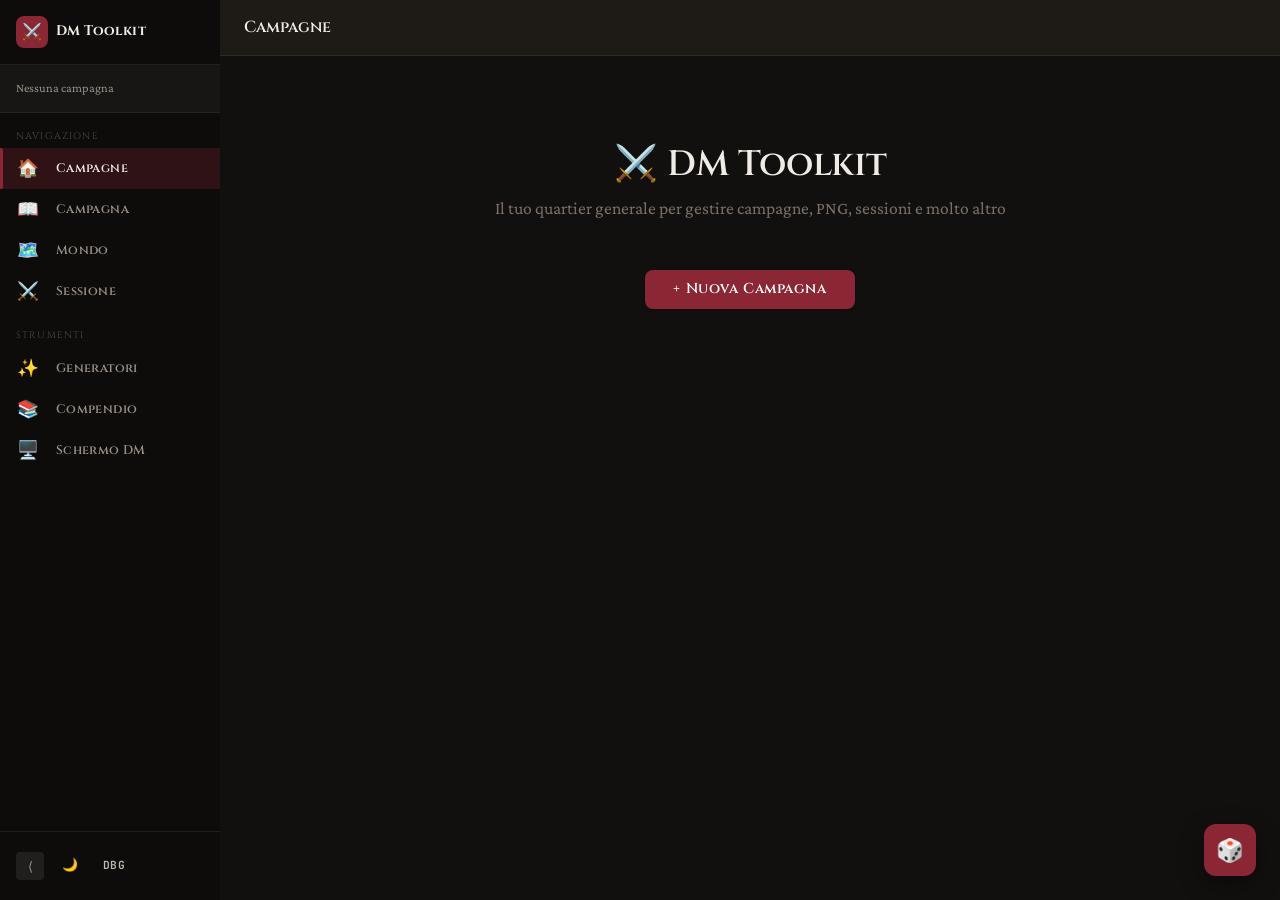
<file: dm-toolkit-v2.html>
<!DOCTYPE html>
<html lang="it" data-theme="dark">
<head>
<style>
/* ============================================================
   BASE.CSS — Variabili, reset, tipografia
   ============================================================ */

@import url('https://fonts.googleapis.com/css2?family=Cinzel:wght@400;600;700&family=Crimson+Pro:ital,wght@0,300;0,400;0,600;1,300;1,400&family=JetBrains+Mono:wght@400;500&display=swap');

/* ── Variabili Tema Chiaro ── */
:root {
  /* Colori principali */
  --bg-primary:    #f5f2ee;
  --bg-secondary:  #ede9e3;
  --bg-tertiary:   #e2ddd7;
  --bg-card:       #ffffff;
  --bg-card-hover: #faf8f5;

  /* Testo */
  --text-primary:   #1a1714;
  --text-secondary: #4a4540;
  --text-muted:     #7a736b;
  --text-inverse:   #f5f2ee;

  /* Accenti */
  --accent-primary:   #8b2635;   /* rosso vinaccia */
  --accent-secondary: #c17f3b;   /* oro antico */
  --accent-tertiary:  #2d5a6b;   /* blu grigio */
  --accent-success:   #3a7d44;
  --accent-warning:   #c17f3b;
  --accent-danger:    #8b2635;
  --accent-info:      #2d5a6b;

  /* Bordi */
  --border:        #d4cfc8;
  --border-strong: #b5aea5;
  --border-accent: #8b2635;

  /* Ombre */
  --shadow-sm:  0 1px 3px rgba(0,0,0,0.08);
  --shadow-md:  0 4px 12px rgba(0,0,0,0.10);
  --shadow-lg:  0 8px 24px rgba(0,0,0,0.12);
  --shadow-xl:  0 16px 40px rgba(0,0,0,0.14);

  /* Navbar */
  --nav-bg:      #1a1714;
  --nav-text:    #c8c0b5;
  --nav-active:  #f5f2ee;
  --nav-accent:  #8b2635;

  /* Tipografia */
  --font-display: 'Cinzel', serif;
  --font-body:    'Crimson Pro', serif;
  --font-mono:    'JetBrains Mono', monospace;

  /* Spacing */
  --space-xs:  4px;
  --space-sm:  8px;
  --space-md:  16px;
  --space-lg:  24px;
  --space-xl:  32px;
  --space-2xl: 48px;
  --space-3xl: 64px;

  /* Radius */
  --radius-sm:  4px;
  --radius-md:  8px;
  --radius-lg:  12px;
  --radius-xl:  16px;
  --radius-full: 9999px;

  /* Transizioni */
  --transition-fast:   150ms ease;
  --transition-normal: 250ms ease;
  --transition-slow:   400ms ease;

  /* Layout */
  --nav-width:     220px;
  --nav-collapsed: 60px;
  --header-height: 56px;
  --dice-size:     52px;
}

/* ── Variabili Tema Scuro ── */
[data-theme="dark"] {
  --bg-primary:    #12100e;
  --bg-secondary:  #1c1916;
  --bg-tertiary:   #252118;
  --bg-card:       #1e1b17;
  --bg-card-hover: #252118;

  --text-primary:   #f0ebe4;
  --text-secondary: #c0b8ae;
  --text-muted:     #7a7068;

  --border:        #2e2a24;
  --border-strong: #3e3830;

  --nav-bg:      #0e0c0a;
  --nav-text:    #9a9088;
  --nav-active:  #f0ebe4;

  --shadow-sm:  0 1px 3px rgba(0,0,0,0.30);
  --shadow-md:  0 4px 12px rgba(0,0,0,0.35);
  --shadow-lg:  0 8px 24px rgba(0,0,0,0.40);
  --shadow-xl:  0 16px 40px rgba(0,0,0,0.50);

  --bg-card: #1e1b17;
}

/* ── Reset ── */
*, *::before, *::after { box-sizing: border-box; margin: 0; padding: 0; }

html {
  font-size: 16px;
  scroll-behavior: smooth;
  -webkit-text-size-adjust: 100%;
}

body {
  font-family: var(--font-body);
  font-size: 1rem;
  line-height: 1.6;
  color: var(--text-primary);
  background-color: var(--bg-primary);
  transition: background-color var(--transition-normal), color var(--transition-normal);
  overflow-x: hidden;
}

/* ── Tipografia ── */
h1, h2, h3, h4, h5 {
  font-family: var(--font-display);
  font-weight: 600;
  line-height: 1.2;
  color: var(--text-primary);
}

h1 { font-size: 1.875rem; }
h2 { font-size: 1.5rem; }
h3 { font-size: 1.25rem; }
h4 { font-size: 1.1rem; }
h5 { font-size: 1rem; }

p { margin-bottom: var(--space-md); }
p:last-child { margin-bottom: 0; }

a {
  color: var(--accent-primary);
  text-decoration: none;
  transition: color var(--transition-fast);
}
a:hover { color: var(--accent-secondary); }

/* ── Utility classi ── */
.text-muted    { color: var(--text-muted); }
.text-sm       { font-size: 0.875rem; }
.text-xs       { font-size: 0.75rem; }
.text-lg       { font-size: 1.125rem; }
.text-xl       { font-size: 1.25rem; }
.text-mono     { font-family: var(--font-mono); }
.text-accent   { color: var(--accent-primary); }
.text-gold     { color: var(--accent-secondary); }
.text-center   { text-align: center; }
.text-right    { text-align: right; }
.font-bold     { font-weight: 700; }
.font-semibold { font-weight: 600; }

.flex          { display: flex; }
.flex-col      { flex-direction: column; }
.flex-wrap     { flex-wrap: wrap; }
.items-center  { align-items: center; }
.items-start   { align-items: flex-start; }
.justify-center{ justify-content: center; }
.justify-between{justify-content: space-between; }
.justify-end   { justify-content: flex-end; }
.gap-xs        { gap: var(--space-xs); }
.gap-sm        { gap: var(--space-sm); }
.gap-md        { gap: var(--space-md); }
.gap-lg        { gap: var(--space-lg); }

.mt-sm { margin-top: var(--space-sm); }
.mt-md { margin-top: var(--space-md); }
.mt-lg { margin-top: var(--space-lg); }
.mb-sm { margin-bottom: var(--space-sm); }
.mb-md { margin-bottom: var(--space-md); }
.mb-lg { margin-bottom: var(--space-lg); }

.w-full  { width: 100%; }
.h-full  { height: 100%; }
.hidden  { display: none !important; }
.visible { display: block; }

.badge {
  display: inline-flex;
  align-items: center;
  padding: 2px 8px;
  border-radius: var(--radius-full);
  font-size: 0.7rem;
  font-family: var(--font-display);
  font-weight: 600;
  letter-spacing: 0.05em;
  text-transform: uppercase;
}
.badge-primary  { background: var(--accent-primary);   color: #fff; }
.badge-gold     { background: var(--accent-secondary);  color: #fff; }
.badge-blue     { background: var(--accent-tertiary);   color: #fff; }
.badge-success  { background: var(--accent-success);    color: #fff; }
.badge-muted    { background: var(--bg-tertiary);       color: var(--text-muted); }
.badge-warning  { background: var(--accent-warning);    color: #fff; }

/* ── Scrollbar custom ── */
::-webkit-scrollbar { width: 6px; height: 6px; }
::-webkit-scrollbar-track { background: var(--bg-secondary); }
::-webkit-scrollbar-thumb {
  background: var(--border-strong);
  border-radius: var(--radius-full);
}
::-webkit-scrollbar-thumb:hover { background: var(--accent-primary); }

/* ── Selezione testo ── */
::selection {
  background: var(--accent-primary);
  color: #fff;
}

/* ============================================================
   COMPONENTS.CSS — Bottoni, Card, Modal, Form, Toast, Tab
   ============================================================ */

/* ── BOTTONI ── */
.btn {
  display: inline-flex;
  align-items: center;
  justify-content: center;
  gap: var(--space-sm);
  padding: 8px 18px;
  border: none;
  border-radius: var(--radius-md);
  font-family: var(--font-display);
  font-size: 0.8rem;
  font-weight: 600;
  letter-spacing: 0.04em;
  cursor: pointer;
  transition: all var(--transition-fast);
  white-space: nowrap;
  text-decoration: none;
  line-height: 1;
}

.btn:disabled {
  opacity: 0.5;
  cursor: not-allowed;
}

.btn-primary {
  background: var(--accent-primary);
  color: #fff;
  box-shadow: var(--shadow-sm);
}
.btn-primary:hover:not(:disabled) {
  background: #7a2030;
  box-shadow: var(--shadow-md);
  transform: translateY(-1px);
}

.btn-secondary {
  background: var(--bg-card);
  color: var(--text-primary);
  border: 1px solid var(--border);
  box-shadow: var(--shadow-sm);
}
.btn-secondary:hover:not(:disabled) {
  border-color: var(--border-strong);
  background: var(--bg-card-hover);
  transform: translateY(-1px);
}

.btn-gold {
  background: var(--accent-secondary);
  color: #fff;
  box-shadow: var(--shadow-sm);
}
.btn-gold:hover:not(:disabled) {
  background: #a86e2e;
  transform: translateY(-1px);
}

.btn-ghost {
  background: transparent;
  color: var(--text-secondary);
  border: 1px solid transparent;
}
.btn-ghost:hover:not(:disabled) {
  background: var(--bg-secondary);
  border-color: var(--border);
  color: var(--text-primary);
}

.btn-danger {
  background: transparent;
  color: var(--accent-danger);
  border: 1px solid var(--accent-danger);
}
.btn-danger:hover:not(:disabled) {
  background: var(--accent-danger);
  color: #fff;
}

.btn-sm { padding: 5px 12px; font-size: 0.72rem; }
.btn-lg { padding: 12px 28px; font-size: 0.9rem; }
.btn-icon {
  padding: 8px;
  width: 36px;
  height: 36px;
  border-radius: var(--radius-md);
}
.btn-icon-sm {
  padding: 4px;
  width: 28px;
  height: 28px;
  border-radius: var(--radius-sm);
}

/* ── CARD ── */
.card {
  background: var(--bg-card);
  border: 1px solid var(--border);
  border-radius: var(--radius-lg);
  padding: var(--space-lg);
  box-shadow: var(--shadow-sm);
  transition: box-shadow var(--transition-fast), border-color var(--transition-fast);
}

.card:hover { box-shadow: var(--shadow-md); }

.card-clickable {
  cursor: pointer;
}
.card-clickable:hover {
  border-color: var(--border-strong);
  background: var(--bg-card-hover);
  transform: translateY(-2px);
  box-shadow: var(--shadow-md);
}

.card-header {
  display: flex;
  align-items: center;
  justify-content: space-between;
  margin-bottom: var(--space-md);
  padding-bottom: var(--space-md);
  border-bottom: 1px solid var(--border);
}

.card-title {
  font-family: var(--font-display);
  font-size: 1rem;
  font-weight: 600;
  color: var(--text-primary);
}

.card-body { color: var(--text-secondary); }

.card-accent {
  border-left: 3px solid var(--accent-primary);
}

.card-gold {
  border-left: 3px solid var(--accent-secondary);
}

/* ── MODAL ── */
.modal-overlay {
  position: fixed;
  inset: 0;
  background: rgba(0,0,0,0.55);
  backdrop-filter: blur(4px);
  z-index: 1000;
  display: flex;
  align-items: center;
  justify-content: center;
  padding: var(--space-lg);
  animation: fadeIn var(--transition-fast);
}

.modal {
  background: var(--bg-card);
  border: 1px solid var(--border);
  border-radius: var(--radius-xl);
  box-shadow: var(--shadow-xl);
  width: 100%;
  max-width: 560px;
  max-height: 85vh;
  overflow-y: auto;
  animation: slideUp var(--transition-normal);
}

.modal-lg { max-width: 780px; }
.modal-xl { max-width: 960px; }

.modal-header {
  display: flex;
  align-items: center;
  justify-content: space-between;
  padding: var(--space-lg);
  border-bottom: 1px solid var(--border);
  position: sticky;
  top: 0;
  background: var(--bg-card);
  z-index: 1;
}

.modal-body {
  padding: var(--space-lg);
}

.modal-footer {
  display: flex;
  gap: var(--space-sm);
  justify-content: flex-end;
  padding: var(--space-lg);
  border-top: 1px solid var(--border);
}

/* ── FORM ── */
.form-group {
  margin-bottom: var(--space-md);
}

.form-label {
  display: block;
  font-family: var(--font-display);
  font-size: 0.75rem;
  font-weight: 600;
  letter-spacing: 0.05em;
  text-transform: uppercase;
  color: var(--text-muted);
  margin-bottom: var(--space-xs);
}

.form-input,
.form-select,
.form-textarea {
  width: 100%;
  padding: 8px 12px;
  background: var(--bg-secondary);
  border: 1px solid var(--border);
  border-radius: var(--radius-md);
  font-family: var(--font-body);
  font-size: 0.95rem;
  color: var(--text-primary);
  transition: border-color var(--transition-fast), box-shadow var(--transition-fast);
  outline: none;
}

.form-input:focus,
.form-select:focus,
.form-textarea:focus {
  border-color: var(--accent-primary);
  box-shadow: 0 0 0 3px rgba(139,38,53,0.12);
  background: var(--bg-card);
}

.form-textarea {
  resize: vertical;
  min-height: 80px;
  line-height: 1.5;
}

.form-select {
  cursor: pointer;
  appearance: none;
  background-image: url("data:image/svg+xml,%3Csvg xmlns='http://www.w3.org/2000/svg' width='12' height='12' viewBox='0 0 24 24' fill='none' stroke='%237a736b' stroke-width='2'%3E%3Cpolyline points='6 9 12 15 18 9'%3E%3C/polyline%3E%3C/svg%3E");
  background-repeat: no-repeat;
  background-position: right 10px center;
  padding-right: 32px;
}

.form-row {
  display: grid;
  grid-template-columns: 1fr 1fr;
  gap: var(--space-md);
}

.form-row-3 {
  display: grid;
  grid-template-columns: 1fr 1fr 1fr;
  gap: var(--space-md);
}

.form-hint {
  font-size: 0.78rem;
  color: var(--text-muted);
  margin-top: var(--space-xs);
}

/* ── TABS ── */
.tabs {
  display: flex;
  gap: 2px;
  background: var(--bg-secondary);
  padding: 3px;
  border-radius: var(--radius-md);
  border: 1px solid var(--border);
}

.tab-btn {
  flex: 1;
  padding: 7px 14px;
  background: transparent;
  border: none;
  border-radius: calc(var(--radius-md) - 2px);
  font-family: var(--font-display);
  font-size: 0.75rem;
  font-weight: 600;
  letter-spacing: 0.04em;
  color: var(--text-muted);
  cursor: pointer;
  transition: all var(--transition-fast);
  white-space: nowrap;
}

.tab-btn:hover { color: var(--text-primary); background: var(--bg-tertiary); }

.tab-btn.active {
  background: var(--bg-card);
  color: var(--text-primary);
  box-shadow: var(--shadow-sm);
}

.tab-content { display: none; }
.tab-content.active { display: block; }

/* ── TOAST NOTIFICHE ── */
.toast-container {
  position: fixed;
  bottom: 80px;
  right: var(--space-lg);
  z-index: 9999;
  display: flex;
  flex-direction: column;
  gap: var(--space-sm);
  pointer-events: none;
}

.toast {
  display: flex;
  align-items: center;
  gap: var(--space-sm);
  padding: 10px 16px;
  background: var(--bg-card);
  border: 1px solid var(--border);
  border-radius: var(--radius-lg);
  box-shadow: var(--shadow-lg);
  font-size: 0.875rem;
  max-width: 320px;
  pointer-events: auto;
  animation: slideInRight var(--transition-normal);
}

.toast-success { border-left: 3px solid var(--accent-success); }
.toast-error   { border-left: 3px solid var(--accent-danger); }
.toast-warning { border-left: 3px solid var(--accent-warning); }
.toast-info    { border-left: 3px solid var(--accent-info); }

/* ── SEPARATORE ── */
.divider {
  height: 1px;
  background: var(--border);
  margin: var(--space-lg) 0;
}

.divider-label {
  display: flex;
  align-items: center;
  gap: var(--space-md);
  margin: var(--space-lg) 0;
  color: var(--text-muted);
  font-size: 0.75rem;
  font-family: var(--font-display);
  letter-spacing: 0.05em;
  text-transform: uppercase;
}
.divider-label::before,
.divider-label::after {
  content: '';
  flex: 1;
  height: 1px;
  background: var(--border);
}

/* ── EMPTY STATE ── */
.empty-state {
  text-align: center;
  padding: var(--space-3xl) var(--space-lg);
  color: var(--text-muted);
}

.empty-state-icon {
  font-size: 3rem;
  margin-bottom: var(--space-md);
  opacity: 0.5;
}

.empty-state h3 {
  font-size: 1.1rem;
  color: var(--text-secondary);
  margin-bottom: var(--space-sm);
}

/* ── TOOLTIP ── */
[data-tooltip] {
  position: relative;
}
[data-tooltip]::after {
  content: attr(data-tooltip);
  position: absolute;
  bottom: calc(100% + 6px);
  left: 50%;
  transform: translateX(-50%);
  background: var(--text-primary);
  color: var(--bg-primary);
  font-size: 0.72rem;
  font-family: var(--font-body);
  padding: 4px 8px;
  border-radius: var(--radius-sm);
  white-space: nowrap;
  pointer-events: none;
  opacity: 0;
  transition: opacity var(--transition-fast);
  z-index: 100;
}
[data-tooltip]:hover::after { opacity: 1; }

/* ── PROGRESS BAR ── */
.progress-bar {
  height: 8px;
  background: var(--bg-tertiary);
  border-radius: var(--radius-full);
  overflow: hidden;
  border: 1px solid var(--border);
}

.progress-fill {
  height: 100%;
  border-radius: var(--radius-full);
  transition: width var(--transition-slow);
}

/* Colori barra atteggiamento */
.progress-hostil  { background: var(--accent-danger); }
.progress-neutral { background: var(--accent-secondary); }
.progress-ally    { background: var(--accent-success); }

/* ── ANIMAZIONI ── */
@keyframes fadeIn {
  from { opacity: 0; }
  to   { opacity: 1; }
}

@keyframes slideUp {
  from { opacity: 0; transform: translateY(16px); }
  to   { opacity: 1; transform: translateY(0); }
}

@keyframes slideInRight {
  from { opacity: 0; transform: translateX(20px); }
  to   { opacity: 1; transform: translateX(0); }
}

@keyframes fadeOut {
  from { opacity: 1; }
  to   { opacity: 0; }
}

@keyframes diceRoll {
  0%   { transform: rotate(0deg) scale(1); }
  25%  { transform: rotate(180deg) scale(1.2); }
  50%  { transform: rotate(270deg) scale(0.9); }
  75%  { transform: rotate(340deg) scale(1.1); }
  100% { transform: rotate(360deg) scale(1); }
}

@keyframes diceResult {
  0%   { transform: scale(0.5); opacity: 0; }
  60%  { transform: scale(1.15); }
  100% { transform: scale(1); opacity: 1; }
}

@keyframes pulse {
  0%, 100% { opacity: 1; }
  50%       { opacity: 0.5; }
}

/* ============================================================
   LAYOUT.CSS — Navbar, App Shell, Pagine, Responsive
   ============================================================ */

/* ── App Shell ── */
#app {
  display: flex;
  min-height: 100vh;
}

/* ── SIDEBAR NAVBAR ── */
#sidebar {
  position: fixed;
  left: 0;
  top: 0;
  bottom: 0;
  width: var(--nav-width);
  background: var(--nav-bg);
  display: flex;
  flex-direction: column;
  z-index: 200;
  transition: width var(--transition-normal);
  overflow: hidden;
}

#sidebar.collapsed {
  width: var(--nav-collapsed);
}

.sidebar-logo {
  display: flex;
  align-items: center;
  gap: var(--space-sm);
  padding: var(--space-md) var(--space-md);
  border-bottom: 1px solid rgba(255,255,255,0.08);
  min-height: var(--header-height);
  text-decoration: none;
}

.logo-icon {
  width: 32px;
  height: 32px;
  flex-shrink: 0;
  background: var(--accent-primary);
  border-radius: var(--radius-md);
  display: flex;
  align-items: center;
  justify-content: center;
  font-size: 1rem;
}

.logo-text {
  font-family: var(--font-display);
  font-size: 0.85rem;
  font-weight: 700;
  color: var(--nav-active);
  letter-spacing: 0.03em;
  white-space: nowrap;
  opacity: 1;
  transition: opacity var(--transition-fast);
}

#sidebar.collapsed .logo-text { opacity: 0; width: 0; }

/* ── Campagna Attiva (header sidebar) ── */
.sidebar-campaign {
  padding: var(--space-sm) var(--space-md);
  background: rgba(255,255,255,0.04);
  border-bottom: 1px solid rgba(255,255,255,0.06);
  min-height: 48px;
  display: flex;
  align-items: center;
  gap: var(--space-sm);
  cursor: pointer;
  transition: background var(--transition-fast);
}
.sidebar-campaign:hover { background: rgba(255,255,255,0.08); }

.campaign-dot {
  width: 8px;
  height: 8px;
  background: var(--accent-secondary);
  border-radius: 50%;
  flex-shrink: 0;
  animation: pulse 2s infinite;
}

.campaign-name {
  font-size: 0.78rem;
  color: var(--nav-text);
  white-space: nowrap;
  overflow: hidden;
  text-overflow: ellipsis;
  flex: 1;
  transition: opacity var(--transition-fast);
}
#sidebar.collapsed .campaign-name { opacity: 0; width: 0; }

/* ── Nav Items ── */
.nav-section {
  padding: var(--space-sm) 0;
  flex: 1;
  overflow-y: auto;
  overflow-x: hidden;
}

.nav-section-label {
  font-family: var(--font-display);
  font-size: 0.6rem;
  letter-spacing: 0.12em;
  text-transform: uppercase;
  color: rgba(255,255,255,0.25);
  padding: var(--space-sm) var(--space-md) var(--space-xs);
  white-space: nowrap;
  overflow: hidden;
  transition: opacity var(--transition-fast);
}
#sidebar.collapsed .nav-section-label { opacity: 0; }

.nav-item {
  display: flex;
  align-items: center;
  gap: var(--space-md);
  padding: 10px var(--space-md);
  color: var(--nav-text);
  text-decoration: none;
  cursor: pointer;
  transition: all var(--transition-fast);
  border: none;
  background: none;
  width: 100%;
  text-align: left;
  border-radius: 0;
  position: relative;
  white-space: nowrap;
}

.nav-item:hover {
  background: rgba(255,255,255,0.06);
  color: var(--nav-active);
}

.nav-item.active {
  background: rgba(139,38,53,0.25);
  color: var(--nav-active);
}

.nav-item.active::before {
  content: '';
  position: absolute;
  left: 0;
  top: 0;
  bottom: 0;
  width: 3px;
  background: var(--accent-primary);
  border-radius: 0 2px 2px 0;
}

.nav-icon {
  font-size: 1.1rem;
  width: 24px;
  text-align: center;
  flex-shrink: 0;
}

.nav-label {
  font-family: var(--font-display);
  font-size: 0.78rem;
  font-weight: 600;
  letter-spacing: 0.03em;
  opacity: 1;
  transition: opacity var(--transition-fast);
}
#sidebar.collapsed .nav-label { opacity: 0; width: 0; overflow: hidden; }

/* ── Sidebar Footer ── */
.sidebar-footer {
  padding: var(--space-md);
  border-top: 1px solid rgba(255,255,255,0.08);
  display: flex;
  gap: var(--space-sm);
  align-items: center;
}

.sidebar-footer.collapsed-footer {
  flex-direction: column;
  gap: var(--space-xs);
}

/* ── Collapse Toggle ── */
.sidebar-toggle {
  width: 28px;
  height: 28px;
  background: rgba(255,255,255,0.08);
  border: none;
  border-radius: var(--radius-sm);
  color: var(--nav-text);
  cursor: pointer;
  display: flex;
  align-items: center;
  justify-content: center;
  font-size: 0.8rem;
  transition: all var(--transition-fast);
  flex-shrink: 0;
}
.sidebar-toggle:hover {
  background: rgba(255,255,255,0.15);
  color: var(--nav-active);
}

/* ── Main Content ── */
#main-content {
  margin-left: var(--nav-width);
  flex: 1;
  min-height: 100vh;
  display: flex;
  flex-direction: column;
  transition: margin-left var(--transition-normal);
}

#main-content.expanded {
  margin-left: var(--nav-collapsed);
}

/* ── Top Bar ── */
#topbar {
  height: var(--header-height);
  background: var(--bg-card);
  border-bottom: 1px solid var(--border);
  display: flex;
  align-items: center;
  justify-content: space-between;
  padding: 0 var(--space-lg);
  position: sticky;
  top: 0;
  z-index: 100;
  gap: var(--space-md);
}

.topbar-title {
  font-family: var(--font-display);
  font-size: 1rem;
  font-weight: 600;
  color: var(--text-primary);
  flex: 1;
}

.topbar-actions {
  display: flex;
  align-items: center;
  gap: var(--space-sm);
}

/* ── Page Container ── */
.page {
  display: none;
  flex: 1;
  padding: var(--space-lg);
  overflow-y: auto;
}

.page.active {
  display: block;
}

.page-header {
  display: flex;
  align-items: flex-start;
  justify-content: space-between;
  margin-bottom: var(--space-lg);
  gap: var(--space-md);
  flex-wrap: wrap;
}

.page-title {
  font-family: var(--font-display);
  font-size: 1.5rem;
  color: var(--text-primary);
}

.page-subtitle {
  color: var(--text-muted);
  font-size: 0.9rem;
  margin-top: 2px;
}

/* ── Grid Layouts ── */
.grid-2 {
  display: grid;
  grid-template-columns: repeat(2, 1fr);
  gap: var(--space-md);
}

.grid-3 {
  display: grid;
  grid-template-columns: repeat(3, 1fr);
  gap: var(--space-md);
}

.grid-4 {
  display: grid;
  grid-template-columns: repeat(4, 1fr);
  gap: var(--space-md);
}

.grid-auto {
  display: grid;
  grid-template-columns: repeat(auto-fill, minmax(280px, 1fr));
  gap: var(--space-md);
}

.grid-auto-sm {
  display: grid;
  grid-template-columns: repeat(auto-fill, minmax(200px, 1fr));
  gap: var(--space-md);
}

/* ── PAGINA HOME (Selezione Campagna) ── */
#page-home {
  background: var(--bg-primary);
}

.home-hero {
  text-align: center;
  padding: var(--space-3xl) var(--space-lg) var(--space-2xl);
}

.home-hero-title {
  font-family: var(--font-display);
  font-size: 2.2rem;
  color: var(--text-primary);
  margin-bottom: var(--space-sm);
}

.home-hero-subtitle {
  color: var(--text-muted);
  font-size: 1.1rem;
  margin-bottom: var(--space-2xl);
}

.campaign-grid {
  display: grid;
  grid-template-columns: repeat(auto-fill, minmax(260px, 1fr));
  gap: var(--space-md);
  max-width: 1100px;
  margin: 0 auto;
  padding: 0 var(--space-lg);
}

.campaign-card {
  background: var(--bg-card);
  border: 1px solid var(--border);
  border-radius: var(--radius-lg);
  padding: var(--space-lg);
  cursor: pointer;
  transition: all var(--transition-normal);
  display: flex;
  flex-direction: column;
  gap: var(--space-sm);
  position: relative;
  overflow: hidden;
}

.campaign-card::before {
  content: '';
  position: absolute;
  top: 0;
  left: 0;
  right: 0;
  height: 3px;
  background: var(--accent-primary);
  transform: scaleX(0);
  transition: transform var(--transition-normal);
}

.campaign-card:hover {
  transform: translateY(-3px);
  box-shadow: var(--shadow-lg);
  border-color: var(--border-strong);
}

.campaign-card:hover::before {
  transform: scaleX(1);
}

.campaign-card-new {
  border: 2px dashed var(--border);
  align-items: center;
  justify-content: center;
  text-align: center;
  color: var(--text-muted);
  background: transparent;
  min-height: 140px;
}

.campaign-card-new:hover {
  border-color: var(--accent-primary);
  color: var(--accent-primary);
  background: rgba(139,38,53,0.04);
}

.campaign-card-new::before { display: none; }

.campaign-card-icon {
  font-size: 2rem;
  margin-bottom: var(--space-sm);
}

.campaign-card-type {
  font-family: var(--font-display);
  font-size: 0.65rem;
  letter-spacing: 0.1em;
  text-transform: uppercase;
  color: var(--accent-secondary);
}

.campaign-card-name {
  font-family: var(--font-display);
  font-size: 1.1rem;
  color: var(--text-primary);
}

.campaign-card-meta {
  font-size: 0.8rem;
  color: var(--text-muted);
}

.campaign-card-actions {
  display: flex;
  gap: var(--space-xs);
  margin-top: var(--space-sm);
  opacity: 0;
  transition: opacity var(--transition-fast);
}

.campaign-card:hover .campaign-card-actions {
  opacity: 1;
}

/* ── DICE WIDGET ── */
#dice-widget {
  position: fixed;
  bottom: var(--space-lg);
  right: var(--space-lg);
  z-index: 500;
  display: flex;
  flex-direction: column;
  align-items: flex-end;
  gap: var(--space-sm);
}

.dice-toggle {
  width: var(--dice-size);
  height: var(--dice-size);
  background: var(--accent-primary);
  border: none;
  border-radius: var(--radius-lg);
  color: #fff;
  font-size: 1.4rem;
  cursor: pointer;
  box-shadow: var(--shadow-lg);
  transition: all var(--transition-fast);
  display: flex;
  align-items: center;
  justify-content: center;
}

.dice-toggle:hover {
  background: #7a2030;
  transform: scale(1.08);
  box-shadow: var(--shadow-xl);
}

.dice-panel {
  background: var(--bg-card);
  border: 1px solid var(--border);
  border-radius: var(--radius-xl);
  padding: var(--space-md);
  box-shadow: var(--shadow-xl);
  width: 280px;
  animation: slideUp var(--transition-normal);
  display: none;
}

.dice-panel.open { display: block; }

.dice-panel-title {
  font-family: var(--font-display);
  font-size: 0.75rem;
  letter-spacing: 0.08em;
  text-transform: uppercase;
  color: var(--text-muted);
  margin-bottom: var(--space-sm);
}

.dice-grid {
  display: grid;
  grid-template-columns: repeat(4, 1fr);
  gap: var(--space-xs);
  margin-bottom: var(--space-sm);
}

.dice-btn {
  padding: 8px 4px;
  background: var(--bg-secondary);
  border: 1px solid var(--border);
  border-radius: var(--radius-md);
  font-family: var(--font-display);
  font-size: 0.72rem;
  font-weight: 600;
  color: var(--text-primary);
  cursor: pointer;
  transition: all var(--transition-fast);
  text-align: center;
}

.dice-btn:hover {
  background: var(--accent-primary);
  border-color: var(--accent-primary);
  color: #fff;
  transform: scale(1.05);
}

.dice-custom-row {
  display: flex;
  gap: var(--space-xs);
  margin-bottom: var(--space-sm);
  align-items: center;
}

.dice-custom-input {
  width: 48px;
  padding: 6px 8px;
  background: var(--bg-secondary);
  border: 1px solid var(--border);
  border-radius: var(--radius-sm);
  font-family: var(--font-mono);
  font-size: 0.8rem;
  color: var(--text-primary);
  text-align: center;
  outline: none;
}

.dice-custom-input:focus {
  border-color: var(--accent-primary);
}

.dice-formula-input {
  flex: 1;
  padding: 6px 10px;
  background: var(--bg-secondary);
  border: 1px solid var(--border);
  border-radius: var(--radius-sm);
  font-family: var(--font-mono);
  font-size: 0.8rem;
  color: var(--text-primary);
  outline: none;
}
.dice-formula-input:focus {
  border-color: var(--accent-primary);
}

.dice-result {
  background: var(--bg-secondary);
  border: 1px solid var(--border);
  border-radius: var(--radius-md);
  padding: var(--space-sm) var(--space-md);
  text-align: center;
  min-height: 60px;
  display: flex;
  flex-direction: column;
  align-items: center;
  justify-content: center;
}

.dice-result-formula {
  font-family: var(--font-mono);
  font-size: 0.7rem;
  color: var(--text-muted);
  margin-bottom: 2px;
}

.dice-result-value {
  font-family: var(--font-display);
  font-size: 2rem;
  font-weight: 700;
  color: var(--accent-primary);
}

.dice-result-detail {
  font-family: var(--font-mono);
  font-size: 0.7rem;
  color: var(--text-muted);
}

.dice-rolling {
  animation: diceRoll 0.4s ease;
}

.dice-result-appear {
  animation: diceResult 0.3s ease;
}

.dice-history {
  margin-top: var(--space-sm);
  max-height: 80px;
  overflow-y: auto;
}

.dice-history-item {
  font-family: var(--font-mono);
  font-size: 0.68rem;
  color: var(--text-muted);
  padding: 2px 0;
  border-bottom: 1px solid var(--border);
  display: flex;
  justify-content: space-between;
}

/* ── DEBUG PANEL ── */
#debug-panel {
  position: fixed;
  bottom: var(--space-lg);
  left: calc(var(--nav-width) + var(--space-lg));
  z-index: 400;
  max-width: 420px;
  display: none;
}

#debug-panel.active { display: block; }

.debug-toggle {
  font-family: var(--font-mono);
  font-size: 0.7rem;
  padding: 4px 10px;
  background: rgba(0,200,100,0.15);
  border: 1px solid rgba(0,200,100,0.4);
  border-radius: var(--radius-sm);
  color: #00c864;
  cursor: pointer;
  margin-bottom: 4px;
  display: inline-flex;
  align-items: center;
  gap: 6px;
}

.debug-body {
  background: rgba(10,10,10,0.92);
  border: 1px solid rgba(0,200,100,0.3);
  border-radius: var(--radius-md);
  padding: var(--space-sm);
  max-height: 240px;
  overflow-y: auto;
  display: none;
}

.debug-body.open { display: block; }

.debug-line {
  font-family: var(--font-mono);
  font-size: 0.68rem;
  color: #00c864;
  padding: 1px 0;
  border-bottom: 1px solid rgba(0,200,100,0.1);
}

.debug-line.error { color: #ff4444; }
.debug-line.warn  { color: #ffaa00; }
.debug-line.info  { color: #44aaff; }

/* ── RESPONSIVE ── */
@media (max-width: 1024px) {
  .grid-4 { grid-template-columns: repeat(2, 1fr); }
  .grid-3 { grid-template-columns: repeat(2, 1fr); }
}

@media (max-width: 768px) {
  :root {
    --nav-width: 100%;
    --nav-collapsed: 0px;
  }

  #sidebar {
    width: 100%;
    height: auto;
    position: relative;
    flex-direction: row;
    flex-wrap: wrap;
  }

  #main-content { margin-left: 0; }
  #main-content.expanded { margin-left: 0; }

  .grid-2, .grid-3, .grid-4 { grid-template-columns: 1fr; }
  .form-row, .form-row-3 { grid-template-columns: 1fr; }

  #dice-widget { bottom: var(--space-md); right: var(--space-md); }
}

/* ── Sezione placeholder per moduli futuri ── */
.module-placeholder {
  display: flex;
  flex-direction: column;
  align-items: center;
  justify-content: center;
  min-height: 300px;
  text-align: center;
  color: var(--text-muted);
  border: 2px dashed var(--border);
  border-radius: var(--radius-xl);
  padding: var(--space-2xl);
}

.module-placeholder-icon {
  font-size: 3rem;
  margin-bottom: var(--space-md);
  opacity: 0.4;
}


/* ══════════════════════════════════════
   MODULO PNG
══════════════════════════════════════ */

/* Card PNG nella lista */
.npc-card {
  background: var(--bg-card);
  border: 1px solid var(--border);
  border-radius: var(--radius-lg);
  overflow: hidden;
  transition: all var(--transition-normal);
  cursor: pointer;
  display: flex;
  flex-direction: column;
}
.npc-card:hover {
  border-color: var(--border-strong);
  box-shadow: var(--shadow-md);
  transform: translateY(-2px);
}
.npc-card-header {
  padding: var(--space-md);
  border-bottom: 1px solid var(--border);
  display: flex;
  align-items: flex-start;
  gap: var(--space-sm);
}
.npc-avatar {
  width: 44px;
  height: 44px;
  border-radius: var(--radius-md);
  background: var(--bg-tertiary);
  display: flex;
  align-items: center;
  justify-content: center;
  font-size: 1.4rem;
  flex-shrink: 0;
  border: 1px solid var(--border);
}
.npc-name {
  font-family: var(--font-display);
  font-size: 1rem;
  font-weight: 600;
  color: var(--text-primary);
  line-height: 1.2;
}
.npc-meta {
  font-size: 0.75rem;
  color: var(--text-muted);
  margin-top: 2px;
}
.npc-card-body {
  padding: var(--space-md);
  flex: 1;
}

/* Barra relazione */
.relation-bar-wrap {
  margin-top: var(--space-sm);
}
.relation-bar-labels {
  display: flex;
  justify-content: space-between;
  font-size: 0.65rem;
  font-family: var(--font-display);
  letter-spacing: 0.04em;
  color: var(--text-muted);
  margin-bottom: 3px;
  text-transform: uppercase;
}
.relation-bar-track {
  height: 10px;
  border-radius: var(--radius-full);
  background: var(--bg-tertiary);
  border: 1px solid var(--border);
  overflow: hidden;
  position: relative;
  cursor: pointer;
}
.relation-bar-fill {
  height: 100%;
  border-radius: var(--radius-full);
  transition: width 0.4s ease, background 0.4s ease;
}
.relation-bar-value {
  font-family: var(--font-mono);
  font-size: 0.7rem;
  color: var(--text-muted);
  text-align: right;
  margin-top: 2px;
}

/* Scheda bifronte */
.npc-flip-container {
  perspective: 1200px;
  min-height: 420px;
}
.npc-flip-inner {
  position: relative;
  width: 100%;
  height: 100%;
  min-height: 420px;
  transition: transform 0.55s cubic-bezier(0.4, 0, 0.2, 1);
  transform-style: preserve-3d;
}
.npc-flip-inner.flipped {
  transform: rotateY(180deg);
}
.npc-face, .npc-back {
  position: absolute;
  width: 100%;
  min-height: 420px;
  backface-visibility: hidden;
  -webkit-backface-visibility: hidden;
}
.npc-back {
  transform: rotateY(180deg);
}

/* Stat block */
.stat-block {
  background: var(--bg-secondary);
  border: 1px solid var(--border);
  border-radius: var(--radius-md);
  padding: var(--space-md);
}
.stat-block-title {
  font-family: var(--font-display);
  font-size: 1rem;
  font-weight: 700;
  color: var(--accent-primary);
  border-bottom: 2px solid var(--accent-primary);
  padding-bottom: 4px;
  margin-bottom: var(--space-sm);
}
.stat-block-subtitle {
  font-style: italic;
  font-size: 0.85rem;
  color: var(--text-secondary);
  margin-bottom: var(--space-sm);
}
.stat-block-divider {
  height: 2px;
  background: var(--accent-primary);
  margin: var(--space-sm) 0;
  opacity: 0.4;
}
.stat-row {
  display: flex;
  gap: var(--space-sm);
  flex-wrap: wrap;
  margin-bottom: var(--space-xs);
  font-size: 0.85rem;
}
.stat-row strong { color: var(--text-primary); }
.stat-abilities {
  display: grid;
  grid-template-columns: repeat(6, 1fr);
  gap: 4px;
  text-align: center;
  margin: var(--space-sm) 0;
}
.stat-ability-box {
  background: var(--bg-card);
  border: 1px solid var(--border);
  border-radius: var(--radius-sm);
  padding: 4px 2px;
}
.stat-ability-name {
  font-family: var(--font-display);
  font-size: 0.55rem;
  letter-spacing: 0.05em;
  text-transform: uppercase;
  color: var(--text-muted);
}
.stat-ability-score {
  font-size: 1rem;
  font-weight: 700;
  color: var(--text-primary);
  line-height: 1.2;
}
.stat-ability-mod {
  font-size: 0.7rem;
  color: var(--text-secondary);
}

/* Tag lista azioni modal */
.action-list { list-style: none; }
.action-item {
  display: flex;
  justify-content: space-between;
  align-items: flex-start;
  padding: 6px 0;
  border-bottom: 1px solid var(--border);
  font-size: 0.85rem;
  gap: 8px;
}
.action-item:last-child { border-bottom: none; }

</style>
  <meta charset="UTF-8">
  <meta name="viewport" content="width=device-width, initial-scale=1.0">
  <title>DM Toolkit — 5e</title>
</head>
<body>

<!-- ════════════════════════════════════════════════════════
     APP SHELL
════════════════════════════════════════════════════════ -->
<div id="app">

  <!-- ── SIDEBAR ── -->
  <nav id="sidebar">
    <!-- Logo -->
    <a class="sidebar-logo" onclick="App.navigateTo('home')" style="cursor:pointer;">
      <div class="logo-icon">⚔️</div>
      <span class="logo-text">DM Toolkit</span>
    </a>

    <!-- Campagna attiva -->
    <div class="sidebar-campaign" onclick="App.navigateTo('home')">
      <div class="campaign-dot" id="sidebar-campaign-dot" style="display:none;"></div>
      <span class="campaign-name" id="sidebar-campaign-name">Nessuna campagna</span>
    </div>

    <!-- Nav principale -->
    <div class="nav-section">
      <div class="nav-section-label">Navigazione</div>

      <button class="nav-item active" data-page="home" onclick="App.navigateTo('home')">
        <span class="nav-icon">🏠</span>
        <span class="nav-label">Campagne</span>
      </button>

      <button class="nav-item" data-page="campagna" data-requires-campaign="true" onclick="App.navigateTo('campagna')">
        <span class="nav-icon">📖</span>
        <span class="nav-label">Campagna</span>
      </button>

      <button class="nav-item" data-page="mondo" data-requires-campaign="true" onclick="App.navigateTo('mondo')">
        <span class="nav-icon">🗺️</span>
        <span class="nav-label">Mondo</span>
      </button>

      <button class="nav-item" data-page="sessione" data-requires-campaign="true" onclick="App.navigateTo('sessione')">
        <span class="nav-icon">⚔️</span>
        <span class="nav-label">Sessione</span>
      </button>

      <div class="nav-section-label" style="margin-top:8px;">Strumenti</div>

      <button class="nav-item" data-page="generatori" onclick="App.navigateTo('generatori')">
        <span class="nav-icon">✨</span>
        <span class="nav-label">Generatori</span>
      </button>

      <button class="nav-item" data-page="compendio" onclick="App.navigateTo('compendio')">
        <span class="nav-icon">📚</span>
        <span class="nav-label">Compendio</span>
      </button>

      <button class="nav-item" data-page="schermo" onclick="App.navigateTo('schermo')">
        <span class="nav-icon">🖥️</span>
        <span class="nav-label">Schermo DM</span>
      </button>
    </div>

    <!-- Footer sidebar -->
    <div class="sidebar-footer">
      <button class="sidebar-toggle" onclick="App.toggleSidebar()" data-tooltip="Comprimi sidebar" title="Comprimi">⟨</button>
      <button class="btn btn-ghost btn-icon" id="theme-toggle" onclick="App.toggleTheme()" data-tooltip="Cambia tema" title="Tema">🌙</button>
      <button class="btn btn-ghost btn-icon" onclick="Debug.toggle()" data-tooltip="Debug" title="Debug" style="font-family:var(--font-mono);font-size:0.7rem;">DBG</button>
    </div>
  </nav>

  <!-- ── MAIN ── -->
  <div id="main-content">

    <!-- Topbar -->
    <header id="topbar">
      <h1 class="topbar-title" id="topbar-title">Campagne</h1>
      <div class="topbar-actions">
        <span class="text-xs text-muted" id="topbar-campaign-badge"></span>
      </div>
    </header>

    <!-- ════════════════════════
         PAGINA: HOME
    ════════════════════════ -->
    <section class="page active" id="page-home">
      <div class="home-hero">
        <h1 class="home-hero-title">⚔️ DM Toolkit</h1>
        <p class="home-hero-subtitle">Il tuo quartier generale per gestire campagne, PNG, sessioni e molto altro</p>
        <button class="btn btn-primary btn-lg" onclick="openNewCampaignModal()">+ Nuova Campagna</button>
      </div>
      <div class="campaign-grid" id="campaign-grid">
        <!-- Popolato da JS -->
      </div>
    </section>

    <!-- ════════════════════════
         PAGINA: CAMPAGNA
    ════════════════════════ -->
    <section class="page" id="page-campagna">
      <div class="page-header">
        <div>
          <h1 class="page-title" id="camp-page-title">Campagna</h1>
          <p class="page-subtitle">Dashboard della campagna attiva</p>
        </div>
      </div>

      <!-- Riepilogo ultima sessione -->
      <div class="card card-accent" style="margin-bottom:var(--space-lg);">
        <div class="card-header">
          <h3 class="card-title">📝 Riepilogo Ultima Sessione</h3>
          <button class="btn btn-primary btn-sm" onclick="App.saveRecap()">Salva</button>
        </div>
        <div class="card-body">
          <textarea id="camp-session-recap" class="form-textarea" rows="4"
            placeholder="Scrivi qui i punti chiave dell'ultima sessione... Sarà la prima cosa che vedi aprendo questa campagna."></textarea>
        </div>
      </div>

      <!-- Grid: Quest + Timeline + Fazioni -->
      <div class="grid-2" style="gap:var(--space-lg);">

        <!-- QUEST TRACKER -->
        <div class="card">
          <div class="card-header">
            <h3 class="card-title">🗡️ Quest Tracker</h3>
            <button class="btn btn-primary btn-sm" onclick="App.addQuest()">+ Aggiungi</button>
          </div>
          <div class="tabs" style="margin-bottom:var(--space-md);">
            <button class="tab-btn active" onclick="switchQuestTab(this,'disponibile')">Disponibili</button>
            <button class="tab-btn" onclick="switchQuestTab(this,'in_corso')">In Corso</button>
            <button class="tab-btn" onclick="switchQuestTab(this,'completata')">Completate</button>
            <button class="tab-btn" onclick="switchQuestTab(this,'fallita')">Fallite</button>
          </div>
          <div id="quest-list-disponibile" class="tab-content active"></div>
          <div id="quest-list-in_corso" class="tab-content"></div>
          <div id="quest-list-completata" class="tab-content"></div>
          <div id="quest-list-fallita" class="tab-content"></div>
        </div>

        <!-- Colonna destra: Timeline + Fazioni -->
        <div style="display:flex;flex-direction:column;gap:var(--space-lg);">

          <!-- TIMELINE -->
          <div class="card">
            <div class="card-header">
              <h3 class="card-title">📅 Cronologia Eventi</h3>
              <button class="btn btn-primary btn-sm" onclick="App.addTimelineEvent()">+ Evento</button>
            </div>
            <div id="timeline-list" style="max-height:240px;overflow-y:auto;"></div>
          </div>

          <!-- FAZIONI -->
          <div class="card">
            <div class="card-header">
              <h3 class="card-title">🏛️ Fazioni</h3>
              <button class="btn btn-primary btn-sm" onclick="App.addFaction()">+ Aggiungi</button>
            </div>
            <div id="faction-list" style="max-height:280px;overflow-y:auto;"></div>
          </div>

        </div>
      </div>
    </section>

    <!-- ════════════════════════
         PAGINA: MONDO
    ════════════════════════ -->
    <section class="page" id="page-mondo">
      <div class="page-header">
        <div>
          <h1 class="page-title">🗺️ Mondo</h1>
          <p class="page-subtitle">PNG, Luoghi e Fazioni della campagna</p>
        </div>
      </div>

      <!-- Tabs principali -->
      <div class="tabs" style="margin-bottom:var(--space-lg);max-width:400px;">
        <button class="tab-btn active" onclick="switchTab(this,'mondo-tab-npc')">👤 PNG</button>
        <button class="tab-btn" onclick="switchTab(this,'mondo-tab-luoghi')">🏰 Luoghi</button>
        <button class="tab-btn" onclick="switchTab(this,'mondo-tab-fazioni')">🏛️ Fazioni</button>
      </div>

      <div id="mondo-tab-npc" class="tab-content active">
        <!-- Toolbar PNG -->
        <div style="display:flex;align-items:center;justify-content:space-between;margin-bottom:var(--space-md);flex-wrap:wrap;gap:var(--space-sm);">
          <div style="display:flex;gap:var(--space-sm);flex-wrap:wrap;">
            <input type="text" id="npc-search" class="form-input" placeholder="🔍 Cerca PNG..." style="width:220px;" oninput="NPC.filter()">
            <select id="npc-filter-faction" class="form-select" style="width:auto;" onchange="NPC.filter()">
              <option value="">Tutte le fazioni</option>
            </select>
            <select id="npc-filter-location" class="form-select" style="width:auto;" onchange="NPC.filter()">
              <option value="">Tutti i luoghi</option>
            </select>
          </div>
          <button class="btn btn-primary" onclick="NPC.openModal(null)">+ Nuovo PNG</button>
        </div>

        <!-- Lista PNG -->
        <div id="npc-list" class="grid-auto"></div>
      </div>

      <div id="mondo-tab-luoghi" class="tab-content">
        <div class="module-placeholder">
          <div class="module-placeholder-icon">🏰</div>
          <h3>Modulo Luoghi</h3>
          <p class="text-muted text-sm" style="max-width:320px;margin:0 auto;">Luoghi gerarchici, punti di interesse, tabelle incontri casuali e loot. In arrivo nel prossimo modulo.</p>
        </div>
      </div>

      <div id="mondo-tab-fazioni" class="tab-content">
        <div class="module-placeholder">
          <div class="module-placeholder-icon">🏛️</div>
          <h3>Fazioni nel Mondo</h3>
          <p class="text-muted text-sm" style="max-width:320px;margin:0 auto;">Le fazioni della campagna sono gestibili nella sezione Campagna. Qui arriverà la mappa relazionale delle fazioni.</p>
        </div>
      </div>
    </section>

    <!-- ════════════════════════
         PAGINA: SESSIONE
    ════════════════════════ -->
    <section class="page" id="page-sessione">
      <div class="page-header">
        <div>
          <h1 class="page-title">⚔️ Sessione</h1>
          <p class="page-subtitle">Combat tracker, initiative, party e strumenti di gioco</p>
        </div>
      </div>
      <div class="module-placeholder">
        <div class="module-placeholder-icon">⚔️</div>
        <h3>Modulo Sessione</h3>
        <p class="text-muted text-sm" style="max-width:400px;margin:0 auto;">Combat Tracker con iniziativa salvabile per campagna, tracker percezioni passive del party, gestore tempo e calendario, Wild Magic tracker. In arrivo.</p>
      </div>
    </section>

    <!-- ════════════════════════
         PAGINA: GENERATORI
    ════════════════════════ -->
    <section class="page" id="page-generatori">
      <div class="page-header">
        <div>
          <h1 class="page-title">✨ Generatori</h1>
          <p class="page-subtitle">Strumenti one-click per l'improvvisazione</p>
        </div>
      </div>

      <!-- Generatore PNG Istantaneo (preview funzionante) -->
      <div class="grid-2" style="gap:var(--space-md);margin-bottom:var(--space-lg);">
        <div class="card card-gold">
          <div class="card-header">
            <h3 class="card-title">👤 PNG Istantaneo</h3>
            <button class="btn btn-gold btn-sm" onclick="Generatori.rollNPC()">🎲 Genera</button>
          </div>
          <div id="gen-npc-result" style="min-height:120px;">
            <div class="empty-state" style="padding:var(--space-md);">
              <div class="text-muted text-sm">Clicca "Genera" per creare un PNG al volo</div>
            </div>
          </div>
        </div>

        <div class="card">
          <div class="card-header">
            <h3 class="card-title">🌤️ Meteo</h3>
            <button class="btn btn-secondary btn-sm" onclick="Generatori.rollWeather()">🎲 Genera</button>
          </div>
          <div id="gen-weather-result" style="min-height:80px;">
            <div class="empty-state" style="padding:var(--space-md);">
              <div class="text-muted text-sm">Clicca per generare il meteo del giorno</div>
            </div>
          </div>
        </div>
      </div>

      <div class="grid-3" style="gap:var(--space-md);">
        <div class="card">
          <div class="card-header">
            <h3 class="card-title">👁️ Rumori & Odori</h3>
            <div style="display:flex;gap:4px;">
              <select id="gen-sensori-type" class="form-select" style="width:auto;font-size:0.75rem;">
                <option value="dungeon">Dungeon</option>
                <option value="foresta">Foresta</option>
                <option value="taverna">Taverna</option>
                <option value="corte">Corte</option>
                <option value="fogne">Fogne</option>
              </select>
              <button class="btn btn-secondary btn-sm" onclick="Generatori.rollSensori()">🎲</button>
            </div>
          </div>
          <div id="gen-sensori-result">
            <div class="text-muted text-sm">Seleziona l'ambiente e genera</div>
          </div>
        </div>

        <div class="card">
          <div class="card-header">
            <h3 class="card-title">💬 Voci di Corridoio</h3>
            <button class="btn btn-secondary btn-sm" onclick="Generatori.rollRumors()">🎲 Genera</button>
          </div>
          <div id="gen-rumors-result">
            <div class="text-muted text-sm">Genera 3 voci per la taverna (2 vere, 1 falsa)</div>
          </div>
        </div>

        <div class="card">
          <div class="card-header">
            <h3 class="card-title">🎭 Voce & Accento</h3>
            <button class="btn btn-secondary btn-sm" onclick="Generatori.rollAccent()">🎲 Genera</button>
          </div>
          <div id="gen-accent-result">
            <div class="text-muted text-sm">Genera suggerimenti per interpretare un PNG</div>
          </div>
        </div>
      </div>

      <div style="margin-top:var(--space-md);" class="grid-3">
        <div class="card">
          <div class="card-header">
            <h3 class="card-title">💰 Tesoro per CR</h3>
          </div>
          <div class="form-row">
            <div class="form-group">
              <label class="form-label">CR Mostro</label>
              <input type="number" id="gen-cr-input" class="form-input" min="0" max="30" placeholder="es. 5" value="5">
            </div>
            <div class="form-group">
              <label class="form-label">Tipo</label>
              <select id="gen-cr-type" class="form-select">
                <option value="individuale">Individuale</option>
                <option value="bottino">Bottino</option>
              </select>
            </div>
          </div>
          <button class="btn btn-secondary w-full" style="margin-top:8px;" onclick="Generatori.rollTreasure()">🎲 Calcola Tesoro</button>
          <div id="gen-treasure-result" style="margin-top:var(--space-sm);"></div>
        </div>

        <div class="card">
          <div class="module-placeholder" style="min-height:auto;padding:var(--space-lg);border:none;">
            <div class="module-placeholder-icon" style="font-size:2rem;">🏪</div>
            <h4 style="font-size:0.9rem;">Shop Generator</h4>
            <p class="text-muted text-xs">In arrivo</p>
          </div>
        </div>

        <div class="card">
          <div class="module-placeholder" style="min-height:auto;padding:var(--space-lg);border:none;">
            <div class="module-placeholder-icon" style="font-size:2rem;">🧭</div>
            <h4 style="font-size:0.9rem;">Calcolatore Viaggio</h4>
            <p class="text-muted text-xs">In arrivo</p>
          </div>
        </div>
      </div>
    </section>

    <!-- ════════════════════════
         PAGINA: COMPENDIO
    ════════════════════════ -->
    <section class="page" id="page-compendio">
      <div class="page-header">
        <div>
          <h1 class="page-title">📚 Compendio</h1>
          <p class="page-subtitle">Regole, mostri, oggetti magici ed equipaggiamento</p>
        </div>
      </div>
      <div class="module-placeholder">
        <div class="module-placeholder-icon">📚</div>
        <h3>Compendio 5e</h3>
        <p class="text-muted text-sm" style="max-width:400px;margin:0 auto;">Qui potrai consultare mostri, oggetti magici, incantesimi e regole. Si attiva quando carichi i file JSON della 5e. Manda i tuoi file e li integriamo!</p>
      </div>
    </section>

    <!-- ════════════════════════
         PAGINA: SCHERMO DM
    ════════════════════════ -->
    <section class="page" id="page-schermo">
      <div class="page-header">
        <div>
          <h1 class="page-title">🖥️ Schermo del Master</h1>
          <p class="page-subtitle">La tua area di gioco personalizzabile</p>
        </div>
      </div>
      <div class="module-placeholder">
        <div class="module-placeholder-icon">🖥️</div>
        <h3>Schermo Personalizzabile</h3>
        <p class="text-muted text-sm" style="max-width:400px;margin:0 auto;">Griglia drag & drop dove inserire i blocchi che preferisci: percezioni passive, dadi, meteo, note rapide, combat mini e tutto ciò che ti serve a portata di click. In arrivo.</p>
      </div>
    </section>

  </div><!-- /main-content -->
</div><!-- /app -->


<!-- ════════════════════════════════════════════════════════
     WIDGET DADI (fisso)
════════════════════════════════════════════════════════ -->
<div id="dice-widget">
  <!-- Panel -->
  <div class="dice-panel" id="dice-panel">
    <div class="dice-panel-title">🎲 Lancia i Dadi</div>

    <!-- Dadi veloci -->
    <div class="dice-grid">
      <button class="dice-btn" onclick="Dadi.rollDie(4)">d4</button>
      <button class="dice-btn" onclick="Dadi.rollDie(6)">d6</button>
      <button class="dice-btn" onclick="Dadi.rollDie(8)">d8</button>
      <button class="dice-btn" onclick="Dadi.rollDie(10)">d10</button>
      <button class="dice-btn" onclick="Dadi.rollDie(12)">d12</button>
      <button class="dice-btn" onclick="Dadi.rollDie(20)">d20</button>
      <button class="dice-btn" onclick="Dadi.rollDie(100)">d100</button>
      <button class="dice-btn" onclick="Dadi.rollDie(6,2)">2d6</button>
    </div>

    <!-- Formula custom -->
    <div style="margin-bottom:var(--space-sm);">
      <div style="display:flex;gap:4px;align-items:center;margin-bottom:4px;">
        <input type="number" id="dice-custom-num" class="dice-custom-input" value="1" min="1" max="20" placeholder="N">
        <span class="text-muted" style="font-size:0.8rem;">d</span>
        <input type="number" id="dice-custom-faces" class="dice-custom-input" value="6" min="2" max="1000" placeholder="F">
        <span class="text-muted" style="font-size:0.8rem;">+</span>
        <input type="number" id="dice-custom-mod" class="dice-custom-input" value="0" placeholder="mod">
        <button class="btn btn-primary btn-sm" style="flex-shrink:0;" onclick="Dadi.rollCustom()">🎲</button>
      </div>
      <div style="display:flex;gap:4px;">
        <input type="text" id="dice-formula-field" class="dice-formula-input" placeholder="Formula: 4d6kh3, 2d8+5..." 
               onkeydown="if(event.key==='Enter')Dadi.rollFormulaInput()">
        <button class="btn btn-secondary btn-sm" style="flex-shrink:0;" onclick="Dadi.rollFormulaInput()">→</button>
      </div>
    </div>

    <!-- Risultato -->
    <div class="dice-result">
      <div class="dice-result-formula" id="dice-result-formula">—</div>
      <div class="dice-result-value" id="dice-result-value">?</div>
      <div class="dice-result-detail" id="dice-result-detail"></div>
    </div>

    <!-- Storico -->
    <div class="dice-history" id="dice-history-list"></div>
  </div>

  <!-- Toggle button -->
  <button class="dice-toggle" onclick="Dadi.togglePanel()" id="dice-toggle-icon" title="Lancia dadi">🎲</button>
</div>


<!-- ════════════════════════════════════════════════════════
     DEBUG PANEL
════════════════════════════════════════════════════════ -->
<div id="debug-panel">
  <button class="debug-toggle" onclick="Debug.toggleBody()">
    <span style="width:8px;height:8px;background:#00c864;border-radius:50%;display:inline-block;"></span>
    DEBUG
  </button>
  <div class="debug-body" id="debug-body">
    <div style="display:flex;justify-content:space-between;margin-bottom:4px;">
      <span style="font-family:var(--font-mono);font-size:0.65rem;color:#00c864;">DM Toolkit Debug Console</span>
      <button onclick="Debug.clear()" style="background:none;border:none;color:#ff4444;font-size:0.65rem;cursor:pointer;">CLR</button>
    </div>
  </div>
</div>


<!-- ════════════════════════════════════════════════════════
     TOAST CONTAINER
════════════════════════════════════════════════════════ -->
<div id="toast-container" class="toast-container"></div>


<!-- ════════════════════════════════════════════════════════
     MODALI
════════════════════════════════════════════════════════ -->

<!-- Modal: Nuova Campagna -->
<div class="modal-overlay hidden" id="modal-new-campaign" style="display:none;">
  <div class="modal">
    <div class="modal-header">
      <h2 style="font-family:var(--font-display);font-size:1.1rem;">Nuova Campagna</h2>
      <button class="btn btn-ghost btn-icon" onclick="Modal.close('new-campaign')">✕</button>
    </div>
    <div class="modal-body">
      <div class="form-group">
        <label class="form-label">Nome *</label>
        <input type="text" id="nc-name" class="form-input" placeholder="es. La Maledizione di Strahd" 
               onkeydown="if(event.key==='Enter')submitNewCampaign()">
      </div>
      <div class="form-row">
        <div class="form-group">
          <label class="form-label">Tipo</label>
          <select id="nc-type" class="form-select">
            <option value="campagna">📖 Campagna</option>
            <option value="oneshot">⚡ One Shot</option>
          </select>
        </div>
        <div class="form-group">
          <label class="form-label">Sistema</label>
          <select id="nc-system" class="form-select">
            <option value="5e2024">D&D 5e (2024)</option>
            <option value="5e2014">D&D 5e (2014)</option>
            <option value="custom">Personalizzato</option>
          </select>
        </div>
      </div>
    </div>
    <div class="modal-footer">
      <button class="btn btn-ghost" onclick="Modal.close('new-campaign')">Annulla</button>
      <button class="btn btn-primary" onclick="submitNewCampaign()">Crea Campagna</button>
    </div>
  </div>
</div>

<!-- Modal: Modifica Campagna -->
<div class="modal-overlay hidden" id="modal-edit-campaign" style="display:none;">
  <div class="modal">
    <div class="modal-header">
      <h2 style="font-family:var(--font-display);font-size:1.1rem;">Modifica Campagna</h2>
      <button class="btn btn-ghost btn-icon" onclick="Modal.close('edit-campaign')">✕</button>
    </div>
    <div class="modal-body">
      <input type="hidden" id="ec-id">
      <div class="form-group">
        <label class="form-label">Nome *</label>
        <input type="text" id="ec-name" class="form-input" onkeydown="if(event.key==='Enter')submitEditCampaign()">
      </div>
      <div class="form-row">
        <div class="form-group">
          <label class="form-label">Tipo</label>
          <select id="ec-type" class="form-select">
            <option value="campagna">📖 Campagna</option>
            <option value="oneshot">⚡ One Shot</option>
          </select>
        </div>
        <div class="form-group">
          <label class="form-label">Sistema</label>
          <select id="ec-system" class="form-select">
            <option value="5e2024">D&D 5e (2024)</option>
            <option value="5e2014">D&D 5e (2014)</option>
            <option value="custom">Personalizzato</option>
          </select>
        </div>
      </div>
    </div>
    <div class="modal-footer">
      <button class="btn btn-ghost" onclick="Modal.close('edit-campaign')">Annulla</button>
      <button class="btn btn-primary" onclick="submitEditCampaign()">Salva</button>
    </div>
  </div>
</div>

<!-- Modal: Conferma eliminazione -->
<div class="modal-overlay hidden" id="modal-confirm" style="display:none;">
  <div class="modal" style="max-width:420px;">
    <div class="modal-header">
      <h2 style="font-family:var(--font-display);font-size:1.1rem;" id="confirm-title">Conferma</h2>
      <button class="btn btn-ghost btn-icon" onclick="Modal.close('confirm')">✕</button>
    </div>
    <div class="modal-body">
      <p id="confirm-body" class="text-secondary"></p>
    </div>
    <div class="modal-footer">
      <button class="btn btn-ghost" onclick="Modal.close('confirm')">Annulla</button>
      <button class="btn btn-danger" onclick="submitConfirm()">Elimina</button>
    </div>
  </div>
</div>

<!-- Modal: Quest -->
<div class="modal-overlay hidden" id="modal-quest" style="display:none;">
  <div class="modal">
    <div class="modal-header">
      <h2 style="font-family:var(--font-display);font-size:1.1rem;" id="quest-modal-title">Nuova Quest</h2>
      <button class="btn btn-ghost btn-icon" onclick="Modal.close('quest')">✕</button>
    </div>
    <div class="modal-body">
      <div class="form-group">
        <label class="form-label">Titolo *</label>
        <input type="text" id="qm-title" class="form-input" placeholder="es. Recupera la spada perduta">
      </div>
      <div class="form-row">
        <div class="form-group">
          <label class="form-label">Stato</label>
          <select id="qm-status" class="form-select">
            <option value="disponibile">Disponibile</option>
            <option value="in_corso">In Corso</option>
            <option value="completata">Completata</option>
            <option value="fallita">Fallita</option>
          </select>
        </div>
        <div class="form-group">
          <label class="form-label">Ricompensa</label>
          <input type="text" id="qm-reward" class="form-input" placeholder="es. 500 mo + Spada +1">
        </div>
      </div>
      <div class="form-group">
        <label class="form-label">Note</label>
        <textarea id="qm-notes" class="form-textarea" rows="3" placeholder="Dettagli, step, NPC coinvolti..."></textarea>
      </div>
    </div>
    <div class="modal-footer">
      <button class="btn btn-ghost" onclick="Modal.close('quest')">Annulla</button>
      <button class="btn btn-primary" onclick="submitQuest()">Salva</button>
    </div>
  </div>
</div>

<!-- Modal: Evento Timeline -->
<div class="modal-overlay hidden" id="modal-timeline" style="display:none;">
  <div class="modal" style="max-width:480px;">
    <div class="modal-header">
      <h2 style="font-family:var(--font-display);font-size:1.1rem;">Nuovo Evento</h2>
      <button class="btn btn-ghost btn-icon" onclick="Modal.close('timeline')">✕</button>
    </div>
    <div class="modal-body">
      <div class="form-row">
        <div class="form-group">
          <label class="form-label">Giorno *</label>
          <input type="number" id="tm-day" class="form-input" min="1" placeholder="es. 5">
        </div>
        <div class="form-group">
          <label class="form-label">Tipo</label>
          <select id="tm-type" class="form-select">
            <option value="">Generico</option>
            <option value="politico">Politico</option>
            <option value="combattimento">Combattimento</option>
            <option value="magia">Magia</option>
            <option value="disastro">Disastro</option>
            <option value="scoperta">Scoperta</option>
          </select>
        </div>
      </div>
      <div class="form-group">
        <label class="form-label">Evento *</label>
        <textarea id="tm-event" class="form-textarea" rows="3" placeholder="es. Il culto evoca un demone a Neverwinter"></textarea>
      </div>
    </div>
    <div class="modal-footer">
      <button class="btn btn-ghost" onclick="Modal.close('timeline')">Annulla</button>
      <button class="btn btn-primary" onclick="submitTimelineEvent()">Aggiungi</button>
    </div>
  </div>
</div>

<!-- Modal: Fazione -->
<div class="modal-overlay hidden" id="modal-faction" style="display:none;">
  <div class="modal">
    <div class="modal-header">
      <h2 style="font-family:var(--font-display);font-size:1.1rem;" id="faction-modal-title">Nuova Fazione</h2>
      <button class="btn btn-ghost btn-icon" onclick="Modal.close('faction')">✕</button>
    </div>
    <div class="modal-body">
      <div class="form-group">
        <label class="form-label">Nome *</label>
        <input type="text" id="fm-name" class="form-input" placeholder="es. Gli Arpisti">
      </div>
      <div class="form-group">
        <label class="form-label">Potere (0–100): <span id="fm-power-val">50</span></label>
        <input type="range" id="fm-power" min="0" max="100" value="50" style="width:100%;"
               oninput="document.getElementById('fm-power-val').textContent=this.value">
      </div>
      <div class="form-group">
        <label class="form-label">Influenza / Zona</label>
        <input type="text" id="fm-influence" class="form-input" placeholder="es. Controllo commercio di Waterdeep">
      </div>
      <div class="form-group">
        <label class="form-label">Note</label>
        <textarea id="fm-notes" class="form-textarea" rows="3" placeholder="Leader, obiettivi, relazioni con altre fazioni..."></textarea>
      </div>
    </div>
    <div class="modal-footer">
      <button class="btn btn-ghost" onclick="Modal.close('faction')">Annulla</button>
      <button class="btn btn-primary" onclick="submitFaction()">Salva</button>
    </div>
  </div>
</div>



<!-- Modal: PNG (crea/modifica) -->
<div class="modal-overlay hidden" id="modal-npc" style="display:none;">
  <div class="modal modal-xl">
    <div class="modal-header">
      <h2 style="font-family:var(--font-display);font-size:1.1rem;" id="npc-modal-title">Nuovo PNG</h2>
      <button class="btn btn-ghost btn-icon" onclick="Modal.close('npc')">✕</button>
    </div>
    <div class="modal-body">

      <!-- Tabs Ruolo / Combattimento -->
      <div class="tabs" style="margin-bottom:var(--space-lg);max-width:340px;">
        <button class="tab-btn active" id="npc-tab-ruolo-btn" onclick="NPC.switchModalTab('ruolo')">🎭 Ruolo</button>
        <button class="tab-btn" id="npc-tab-combat-btn" onclick="NPC.switchModalTab('combat')">⚔️ Combattimento</button>
      </div>

      <!-- ─── TAB RUOLO ─── -->
      <div id="npc-modal-ruolo">
        <div class="form-row-3">
          <div class="form-group">
            <label class="form-label">Nome *</label>
            <input type="text" id="nm-name" class="form-input" placeholder="es. Keth">
          </div>
          <div class="form-group">
            <label class="form-label">Razza</label>
            <input type="text" id="nm-race" class="form-input" placeholder="es. Nano">
          </div>
          <div class="form-group">
            <label class="form-label">Professione / Ruolo</label>
            <input type="text" id="nm-job" class="form-input" placeholder="es. Fabbro">
          </div>
        </div>
        <div class="form-row">
          <div class="form-group">
            <label class="form-label">Icona / Emoji</label>
            <input type="text" id="nm-icon" class="form-input" placeholder="👤" maxlength="4">
          </div>
          <div class="form-group">
            <label class="form-label">Fazione</label>
            <select id="nm-faction" class="form-select">
              <option value="">Nessuna</option>
            </select>
          </div>
        </div>
        <div class="form-row">
          <div class="form-group">
            <label class="form-label">Voce</label>
            <input type="text" id="nm-voice" class="form-input" placeholder="es. Bassa e roca">
          </div>
          <div class="form-group">
            <label class="form-label">Tic / Gesto</label>
            <input type="text" id="nm-tic" class="form-input" placeholder="es. Si tocca sempre l'orecchio">
          </div>
        </div>
        <div class="form-group">
          <label class="form-label">Tratto caratteriale</label>
          <textarea id="nm-trait" class="form-textarea" rows="2" placeholder="Come si comporta, come appare, cosa lo rende memorabile..."></textarea>
        </div>
        <div class="form-group">
          <label class="form-label">Segreto 🔒</label>
          <textarea id="nm-secret" class="form-textarea" rows="2" placeholder="Cosa nasconde (solo il DM lo sa)..."></textarea>
        </div>
        <div class="form-row">
          <div class="form-group">
            <label class="form-label">Cosa vuole dai PG</label>
            <textarea id="nm-wants" class="form-textarea" rows="2" placeholder="Obiettivo o richiesta verso i PG..."></textarea>
          </div>
          <div class="form-group">
            <label class="form-label">Cosa offre ai PG</label>
            <textarea id="nm-offers" class="form-textarea" rows="2" placeholder="Informazioni, servizi, oggetti..."></textarea>
          </div>
        </div>
        <div class="form-group">
          <label class="form-label">Legami e relazioni</label>
          <input type="text" id="nm-links" class="form-input" placeholder="es. Dipendente di: Locanda del Drago | Nemico di: Alaric">
        </div>

        <!-- Barra relazione col party -->
        <div style="margin-top:var(--space-md);">
          <label class="form-label">
            Relazione col Party —
            <span id="nm-rel-label" style="color:var(--accent-secondary);">Neutrale</span>
            (<span id="nm-rel-val">50</span>)
          </label>
          <div style="display:flex;align-items:center;gap:var(--space-sm);">
            <span class="text-xs text-muted" style="flex-shrink:0;width:52px;">😡 Ostile</span>
            <input type="range" id="nm-relation" min="0" max="100" value="50" style="flex:1;"
                   oninput="NPC.updateRelationPreview(this.value)">
            <span class="text-xs text-muted" style="flex-shrink:0;width:56px;text-align:right;">Alleato 💚</span>
          </div>
          <div class="relation-bar-track" style="margin-top:6px;">
            <div id="nm-rel-bar" class="relation-bar-fill" style="width:50%;background:rgb(170,200,30);"></div>
          </div>
        </div>
      </div>

      <!-- ─── TAB COMBATTIMENTO ─── -->
      <div id="npc-modal-combat" style="display:none;">
        <div class="form-row-3">
          <div class="form-group">
            <label class="form-label">GS (CR)</label>
            <input type="text" id="nm-cr" class="form-input" placeholder="es. 2 o 1/2">
          </div>
          <div class="form-group">
            <label class="form-label">Punti Ferita</label>
            <input type="text" id="nm-hp" class="form-input" placeholder="es. 52 (8d8+16)">
          </div>
          <div class="form-group">
            <label class="form-label">Classe Armatura</label>
            <input type="text" id="nm-ac" class="form-input" placeholder="es. 14 (cotta di maglia)">
          </div>
        </div>
        <div class="form-row-3">
          <div class="form-group">
            <label class="form-label">Velocità</label>
            <input type="text" id="nm-speed" class="form-input" placeholder="es. 9 m">
          </div>
          <div class="form-group">
            <label class="form-label">Tipo creatura</label>
            <input type="text" id="nm-type" class="form-input" placeholder="es. Umanoide Medio (Nano)">
          </div>
          <div class="form-group">
            <label class="form-label">Allineamento</label>
            <select id="nm-align" class="form-select">
              <option value="">—</option>
              <option>Legale Buono</option><option>Neutrale Buono</option><option>Caotico Buono</option>
              <option>Legale Neutrale</option><option>Neutrale</option><option>Caotico Neutrale</option>
              <option>Legale Malvagio</option><option>Neutrale Malvagio</option><option>Caotico Malvagio</option>
            </select>
          </div>
        </div>

        <!-- Caratteristiche -->
        <label class="form-label" style="margin-bottom:var(--space-sm);">Caratteristiche</label>
        <div style="display:grid;grid-template-columns:repeat(6,1fr);gap:var(--space-sm);margin-bottom:var(--space-md);">
          <div class="form-group" style="margin:0;">
            <label class="form-label" style="text-align:center;">FOR</label>
            <input type="number" id="nm-str" class="form-input" style="text-align:center;" min="1" max="30" placeholder="10">
          </div>
          <div class="form-group" style="margin:0;">
            <label class="form-label" style="text-align:center;">DES</label>
            <input type="number" id="nm-dex" class="form-input" style="text-align:center;" min="1" max="30" placeholder="10">
          </div>
          <div class="form-group" style="margin:0;">
            <label class="form-label" style="text-align:center;">COS</label>
            <input type="number" id="nm-con" class="form-input" style="text-align:center;" min="1" max="30" placeholder="10">
          </div>
          <div class="form-group" style="margin:0;">
            <label class="form-label" style="text-align:center;">INT</label>
            <input type="number" id="nm-int" class="form-input" style="text-align:center;" min="1" max="30" placeholder="10">
          </div>
          <div class="form-group" style="margin:0;">
            <label class="form-label" style="text-align:center;">SAG</label>
            <input type="number" id="nm-wis" class="form-input" style="text-align:center;" min="1" max="30" placeholder="10">
          </div>
          <div class="form-group" style="margin:0;">
            <label class="form-label" style="text-align:center;">CAR</label>
            <input type="number" id="nm-cha" class="form-input" style="text-align:center;" min="1" max="30" placeholder="10">
          </div>
        </div>

        <div class="form-row">
          <div class="form-group">
            <label class="form-label">Immunità / Resistenze</label>
            <input type="text" id="nm-immunities" class="form-input" placeholder="es. Immune veleno; Resist. fuoco">
          </div>
          <div class="form-group">
            <label class="form-label">Sensi</label>
            <input type="text" id="nm-senses" class="form-input" placeholder="es. Scurovisione 18 m, Percezione Passiva 13">
          </div>
        </div>
        <div class="form-group">
          <label class="form-label">Linguaggi</label>
          <input type="text" id="nm-languages" class="form-input" placeholder="es. Comune, Nanico">
        </div>
        <div class="form-group">
          <label class="form-label">Tratti speciali</label>
          <textarea id="nm-special" class="form-textarea" rows="2" placeholder="es. Furia nanica. Resistenza nanica..."></textarea>
        </div>

        <!-- Azioni -->
        <div style="display:flex;align-items:center;justify-content:space-between;margin-bottom:var(--space-sm);">
          <label class="form-label" style="margin:0;">Azioni</label>
          <button class="btn btn-secondary btn-sm" onclick="NPC.addAction()">+ Aggiungi</button>
        </div>
        <div id="nm-actions-list" style="margin-bottom:var(--space-md);"></div>

        <div class="form-group">
          <label class="form-label">Note combattimento / Tattiche</label>
          <textarea id="nm-combat-notes" class="form-textarea" rows="2" placeholder="Come combatte, quando fugge, alleati..."></textarea>
        </div>
      </div>

    </div><!-- /modal-body -->
    <div class="modal-footer">
      <button class="btn btn-ghost" onclick="Modal.close('npc')">Annulla</button>
      <button class="btn btn-primary" onclick="NPC.submitModal()">Salva PNG</button>
    </div>
  </div>
</div>

<!-- Modal: Scheda PNG (visualizzazione bifronte) -->
<div class="modal-overlay hidden" id="modal-npc-view" style="display:none;">
  <div class="modal modal-lg">
    <div class="modal-header">
      <div style="display:flex;align-items:center;gap:var(--space-sm);">
        <span id="npc-view-icon" style="font-size:1.5rem;">👤</span>
        <div>
          <div style="font-family:var(--font-display);font-size:1.1rem;" id="npc-view-name">—</div>
          <div class="text-xs text-muted" id="npc-view-meta">—</div>
        </div>
      </div>
      <div style="display:flex;gap:var(--space-sm);align-items:center;">
        <button class="btn btn-gold btn-sm" id="npc-flip-btn" onclick="NPC.flipCard()">⚔️ Combattimento</button>
        <button class="btn btn-secondary btn-sm" onclick="NPC.editFromView()">✏️ Modifica</button>
        <button class="btn btn-ghost btn-icon" onclick="Modal.close('npc-view')">✕</button>
      </div>
    </div>
    <div class="modal-body" style="padding:var(--space-md);">
      <!-- Barra relazione (sempre visibile) -->
      <div id="npc-view-relation-wrap" style="margin-bottom:var(--space-md);">
        <div class="relation-bar-labels">
          <span>😡 Ostile</span>
          <span id="npc-view-rel-label">Neutrale</span>
          <span>Alleato 💚</span>
        </div>
        <div class="relation-bar-track" id="npc-view-rel-track" onclick="NPC.quickRelChange(event)" title="Clicca per modificare la relazione">
          <div id="npc-view-rel-fill" class="relation-bar-fill" style="width:50%;"></div>
        </div>
        <div class="relation-bar-value" id="npc-view-rel-val">50 / 100</div>
      </div>

      <!-- Scheda bifronte -->
      <div class="npc-flip-container" id="npc-flip-container">
        <div class="npc-flip-inner" id="npc-flip-inner">

          <!-- FRONTE: Ruolo -->
          <div class="npc-face">
            <div style="display:grid;grid-template-columns:1fr 1fr;gap:var(--space-md);">
              <div>
                <div class="card card-accent" style="margin-bottom:var(--space-sm);padding:var(--space-sm) var(--space-md);">
                  <div class="text-xs text-muted" style="font-family:var(--font-display);letter-spacing:0.05em;text-transform:uppercase;margin-bottom:2px;">Tratto</div>
                  <div class="text-sm" id="npc-view-trait">—</div>
                </div>
                <div class="card" style="margin-bottom:var(--space-sm);padding:var(--space-sm) var(--space-md);">
                  <div class="text-xs text-muted" style="font-family:var(--font-display);letter-spacing:0.05em;text-transform:uppercase;margin-bottom:2px;">Voce & Tic</div>
                  <div class="text-sm" id="npc-view-voice">—</div>
                </div>
                <div class="card card-gold" style="padding:var(--space-sm) var(--space-md);">
                  <div class="text-xs" style="font-family:var(--font-display);letter-spacing:0.05em;text-transform:uppercase;margin-bottom:2px;color:var(--accent-secondary);">🔒 Segreto</div>
                  <div class="text-sm" id="npc-view-secret">—</div>
                </div>
              </div>
              <div>
                <div class="card" style="margin-bottom:var(--space-sm);padding:var(--space-sm) var(--space-md);">
                  <div class="text-xs text-muted" style="font-family:var(--font-display);letter-spacing:0.05em;text-transform:uppercase;margin-bottom:2px;">Vuole dai PG</div>
                  <div class="text-sm" id="npc-view-wants">—</div>
                </div>
                <div class="card" style="margin-bottom:var(--space-sm);padding:var(--space-sm) var(--space-md);">
                  <div class="text-xs text-muted" style="font-family:var(--font-display);letter-spacing:0.05em;text-transform:uppercase;margin-bottom:2px;">Offre ai PG</div>
                  <div class="text-sm" id="npc-view-offers">—</div>
                </div>
                <div class="card" style="padding:var(--space-sm) var(--space-md);">
                  <div class="text-xs text-muted" style="font-family:var(--font-display);letter-spacing:0.05em;text-transform:uppercase;margin-bottom:2px;">Legami</div>
                  <div class="text-sm" id="npc-view-links">—</div>
                </div>
              </div>
            </div>
          </div>

          <!-- RETRO: Combattimento (Stat Block) -->
          <div class="npc-back">
            <div class="stat-block">
              <div class="stat-block-title" id="sb-name">—</div>
              <div class="stat-block-subtitle" id="sb-subtitle">—</div>
              <div class="stat-block-divider"></div>
              <div class="stat-row"><strong>Classe Armatura</strong> <span id="sb-ac">—</span></div>
              <div class="stat-row"><strong>Punti Ferita</strong> <span id="sb-hp">—</span></div>
              <div class="stat-row"><strong>Velocità</strong> <span id="sb-speed">—</span></div>
              <div class="stat-block-divider"></div>
              <div class="stat-abilities" id="sb-abilities"></div>
              <div class="stat-block-divider"></div>
              <div class="stat-row" id="sb-immunities-row" style="display:none;"><strong>Immunità/Resistenze</strong> <span id="sb-immunities">—</span></div>
              <div class="stat-row" id="sb-senses-row" style="display:none;"><strong>Sensi</strong> <span id="sb-senses">—</span></div>
              <div class="stat-row" id="sb-lang-row" style="display:none;"><strong>Linguaggi</strong> <span id="sb-languages">—</span></div>
              <div class="stat-row"><strong>GS</strong> <span id="sb-cr">—</span></div>
              <div class="stat-block-divider"></div>
              <div id="sb-special" style="margin-bottom:var(--space-sm);font-size:0.85rem;"></div>
              <div id="sb-actions-title" style="font-family:var(--font-display);font-size:0.9rem;font-weight:700;color:var(--accent-primary);margin-bottom:4px;border-bottom:1px solid var(--accent-primary);padding-bottom:2px;">Azioni</div>
              <ul class="action-list" id="sb-actions"></ul>
              <div id="sb-notes" style="font-size:0.8rem;color:var(--text-muted);margin-top:var(--space-sm);font-style:italic;"></div>
            </div>
          </div>

        </div>
      </div>
    </div>
  </div>
</div>

<!-- Template azione PNG (hidden) -->
<template id="tpl-action-row">
  <div class="action-item" data-action-id="">
    <div style="flex:1;">
      <input type="text" class="form-input action-name" placeholder="Nome azione (es. Spada corta)" style="margin-bottom:4px;">
      <input type="text" class="form-input action-desc" placeholder="Descrizione (es. +4 al colpire, 1d6+2 perforanti)">
    </div>
    <button class="btn btn-ghost btn-icon-sm" onclick="this.closest('.action-item').remove()" style="flex-shrink:0;margin-top:4px;">🗑️</button>
  </div>
</template>


<!-- ════════════════════════════════════════════════════════
     SCRIPTS
════════════════════════════════════════════════════════ -->

<!-- Generatori inline (sarà spostato in generatori.js) -->
<script>
/* ── GENERATORI (base) ── */
let _tabelle = null;

const loadTabelle = async () => {
  if (_tabelle) return _tabelle;
  _tabelle = _TABELLE_DATA;
  Debug.log('Tabelle generatori caricate (inline)');
  return _tabelle;
};

const rnd = (arr) => arr[Math.floor(Math.random() * arr.length)];

const Generatori = {
  rollNPC: async () => {
    const t = await loadTabelle();
    if (!t) return;

    const razze = t.razze;
    const razza = rnd(razze);
    const razzaKey = razza.toLowerCase().replace(/'/g, '').replace(/\s/g, '_');

    // Nome: prova chiave esatta o fallback umano
    const nomiPool = t.nomi[razzaKey] || t.nomi['mezz_orco'] || t.nomi['umano'];
    const nome = rnd(nomiPool);
    const prof = rnd(t.professioni);
    const tratto = rnd(t.tratti);
    const segreto = rnd(t.segreti);
    const desiderio = rnd(t.desideri);

    const el = document.getElementById('gen-npc-result');
    if (!el) return;
    el.innerHTML = `
      <div style="border-left:3px solid var(--accent-secondary);padding-left:var(--space-md);">
        <div style="font-family:var(--font-display);font-size:1.1rem;color:var(--text-primary);margin-bottom:4px;">
          ${nome} <span class="badge badge-muted">${razza}</span> <span class="badge badge-gold">${prof}</span>
        </div>
        <div class="text-sm" style="margin-bottom:4px;"><strong>Tratto:</strong> ${tratto}</div>
        <div class="text-sm" style="margin-bottom:4px;"><strong style="color:var(--accent-primary);">Segreto:</strong> ${segreto}</div>
        <div class="text-sm"><strong>Vuole:</strong> ${desiderio}</div>
      </div>
    `;
    Debug.log(`PNG generato: ${nome} (${razza}, ${prof})`);
  },

  rollWeather: async () => {
    const t = await loadTabelle();
    if (!t) return;
    const tipi = Object.keys(t.meteo);
    const tipo = rnd(tipi);
    const desc = rnd(t.meteo[tipo]);
    const icons = { soleggiato: '☀️', nuvoloso: '☁️', pioggia: '🌧️', temporale: '⛈️', neve: '❄️', nebbia: '🌫️' };
    const el = document.getElementById('gen-weather-result');
    if (!el) return;
    el.innerHTML = `
      <div style="display:flex;gap:var(--space-sm);align-items:flex-start;">
        <span style="font-size:1.8rem;">${icons[tipo] || '🌤️'}</span>
        <div>
          <div style="font-family:var(--font-display);font-size:0.8rem;color:var(--accent-secondary);text-transform:uppercase;letter-spacing:0.05em;">${tipo}</div>
          <div class="text-sm">${desc}</div>
        </div>
      </div>
    `;
    Debug.log(`Meteo: ${tipo} — ${desc}`);
  },

  rollSensori: async () => {
    const t = await loadTabelle();
    if (!t) return;
    const tipo = document.getElementById('gen-sensori-type')?.value || 'dungeon';
    const pool = t.sensori[tipo] || t.sensori['dungeon'];
    const desc = rnd(pool);
    const el = document.getElementById('gen-sensori-result');
    if (!el) return;
    el.innerHTML = `<div class="text-sm" style="font-style:italic;color:var(--text-secondary);">"${desc}"</div>`;
    Debug.log(`Sensori (${tipo}): ${desc}`);
  },

  rollRumors: async () => {
    const t = await loadTabelle();
    if (!t) return;
    // 2 vere + 1 falsa
    const vere = [...t.voci_corridoio.vere].sort(() => Math.random()-0.5).slice(0,2);
    const falsa = rnd(t.voci_corridoio.false);
    const all = [
      { text: vere[0], vera: true },
      { text: falsa, vera: false },
      { text: vere[1], vera: true },
    ].sort(() => Math.random()-0.5);

    const el = document.getElementById('gen-rumors-result');
    if (!el) return;
    el.innerHTML = all.map((v, i) => `
      <div style="display:flex;gap:8px;margin-bottom:8px;align-items:flex-start;">
        <span class="badge ${v.vera ? 'badge-muted' : 'badge-muted'}" style="flex-shrink:0;">${i+1}</span>
        <div class="text-sm">${v.text}</div>
        <span class="badge ${v.vera ? 'badge-success' : 'badge-primary'}" style="flex-shrink:0;opacity:0.3;" 
              title="${v.vera ? 'Vera' : 'Falsa'}">${v.vera ? '✓' : '✗'}</span>
      </div>
    `).join('');
    Debug.log('Voci di corridoio generate');
  },

  rollAccent: async () => {
    const t = await loadTabelle();
    if (!t) return;
    const av = t.accenti_voci;
    const voce = rnd(av.voce);
    const tic = rnd(av.tic);
    const stile = rnd(av.stile);
    const el = document.getElementById('gen-accent-result');
    if (!el) return;
    el.innerHTML = `
      <div class="text-sm" style="margin-bottom:4px;"><strong>Voce:</strong> ${voce}</div>
      <div class="text-sm" style="margin-bottom:4px;"><strong>Tic:</strong> ${tic}</div>
      <div class="text-sm"><strong>Stile:</strong> ${stile}</div>
    `;
    Debug.log(`Accento generato: ${voce}`);
  },

  rollTreasure: () => {
    const cr = parseInt(document.getElementById('gen-cr-input')?.value) || 0;
    const tipo = document.getElementById('gen-cr-type')?.value || 'individuale';
    const el = document.getElementById('gen-treasure-result');
    if (!el) return;

    // Tabelle semplificate D&D 5e (individuali)
    let rame = 0, argento = 0, elettro = 0, oro = 0, platino = 0;
    const d = (n, f) => {
      let t = 0;
      for (let i = 0; i < n; i++) t += Math.floor(Math.random()*f)+1;
      return t;
    };

    if (tipo === 'individuale') {
      if (cr <= 4) { rame = d(5,6)*100; argento = d(2,6)*10; oro = d(1,6); }
      else if (cr <= 10) { argento = d(4,6)*100; oro = d(2,6)*10; elettro = d(1,6); }
      else if (cr <= 16) { oro = d(4,6)*100; platino = d(1,6)*10; }
      else { oro = d(6,6)*1000; platino = d(3,6)*100; }
    } else {
      // Bottino (valori più alti)
      if (cr <= 4) { rame = d(6,6)*100; argento = d(3,6)*100; oro = d(2,6)*10; }
      else if (cr <= 10) { oro = d(2,6)*100; argento = d(2,6)*1000; platino = d(1,6)*10; }
      else if (cr <= 16) { oro = d(4,6)*1000; platino = d(5,6)*100; }
      else { oro = d(12,6)*1000; platino = d(8,6)*1000; }
    }

    const rolls = [];
    if (rame > 0)    rolls.push(`<span>🟤 ${rame.toLocaleString('it-IT')} mr</span>`);
    if (argento > 0) rolls.push(`<span>⚪ ${argento.toLocaleString('it-IT')} ma</span>`);
    if (elettro > 0) rolls.push(`<span>🔵 ${elettro.toLocaleString('it-IT')} me</span>`);
    if (oro > 0)     rolls.push(`<span style="color:var(--accent-secondary)">🟡 ${oro.toLocaleString('it-IT')} mo</span>`);
    if (platino > 0) rolls.push(`<span style="color:var(--accent-info)">🔷 ${platino.toLocaleString('it-IT')} mp</span>`);

    el.innerHTML = `
      <div style="display:flex;flex-wrap:wrap;gap:8px;font-family:var(--font-mono);font-size:0.82rem;margin-top:4px;">
        ${rolls.join('')}
      </div>
      <div class="text-xs text-muted" style="margin-top:4px;">CR ${cr} · ${tipo}</div>
    `;
    Debug.log(`Tesoro CR${cr}: ${rolls.map(r=>r.replace(/<[^>]+>/g,'')).join(', ')}`);
  },
};

/* ── TABS HELPER ── */
const switchTab = (btn, targetId) => {
  const parent = btn.closest('.tabs');
  if (!parent) return;
  parent.querySelectorAll('.tab-btn').forEach(b => b.classList.remove('active'));
  btn.classList.add('active');

  // Trova il container dei tab content (fratello successivo o padre)
  const section = btn.closest('section') || document.body;
  section.querySelectorAll('.tab-content').forEach(c => {
    c.classList.toggle('active', c.id === targetId);
  });
};

const switchQuestTab = (btn, status) => {
  const parent = btn.closest('.tabs');
  parent?.querySelectorAll('.tab-btn').forEach(b => b.classList.remove('active'));
  btn.classList.add('active');
  ['disponibile','in_corso','completata','fallita'].forEach(s => {
    const el = document.getElementById(`quest-list-${s}`);
    if (el) el.classList.toggle('active', s === status);
  });
};


/* ══════════════════════════════════════════════════════
   MODULO NPC — Gestione PNG completa
══════════════════════════════════════════════════════ */
const NPC = (() => {
  let _editingId = null;
  let _viewingId = null;
  let _flipped = false;

  // ── Helper modificatore caratteristica ──
  const mod = (v) => {
    const m = Math.floor((parseInt(v||10) - 10) / 2);
    return (m >= 0 ? '+' : '') + m;
  };

  // ── Colore e label barra relazione ──
  // Gradiente continuo: rosso(0) → arancio(25) → giallo(50) → verde(75) → blu(100)
  const relColor = (v) => {
    v = Math.max(0, Math.min(100, parseInt(v)));
    let r, g, b;
    if (v <= 25) {
      // rosso → arancio
      const t = v / 25;
      r = 200; g = Math.round(60 + t * 100); b = 30;
    } else if (v <= 50) {
      // arancio → giallo
      const t = (v - 25) / 25;
      r = Math.round(200 - t * 30); g = Math.round(160 + t * 60); b = 30;
    } else if (v <= 75) {
      // giallo → verde
      const t = (v - 50) / 25;
      r = Math.round(170 - t * 120); g = Math.round(200 + t * 20); b = Math.round(30 + t * 30);
    } else {
      // verde → blu
      const t = (v - 75) / 25;
      r = Math.round(50 - t * 30); g = Math.round(220 - t * 110); b = Math.round(60 + t * 150);
    }
    return `rgb(${r},${g},${b})`;
  };

  const relLabel = (v) => {
    v = parseInt(v);
    if (v <= 15)  return '😡 Ostile';
    if (v <= 30)  return '😤 Diffidente';
    if (v <= 45)  return '😐 Sospettoso';
    if (v <= 55)  return '😶 Neutrale';
    if (v <= 70)  return '🙂 Cordiale';
    if (v <= 85)  return '😊 Amichevole';
    if (v <= 95)  return '😄 Fidato';
    return '💚 Alleato';
  };

  // ── updateRelationPreview (modal) ──
  const updateRelationPreview = (v) => {
    const bar = document.getElementById('nm-rel-bar');
    const lbl = document.getElementById('nm-rel-label');
    const val = document.getElementById('nm-rel-val');
    if (bar) { bar.style.width = v + '%'; bar.style.background = relColor(v); }
    if (lbl) lbl.textContent = relLabel(v);
    if (val) val.textContent = v;
  };

  // ── Popola select fazioni nel modal ──
  const populateFactionSelect = () => {
    const camp = App.getActiveCampaign();
    const factions = camp?.factions || [];
    ['nm-faction', 'npc-filter-faction'].forEach(id => {
      const sel = document.getElementById(id);
      if (!sel) return;
      const cur = sel.value;
      while (sel.options.length > 1) sel.remove(1);
      factions.forEach(f => {
        const opt = document.createElement('option');
        opt.value = f.id;
        opt.textContent = f.name;
        sel.appendChild(opt);
      });
      sel.value = cur;
    });
  };

  // ── Gestione azioni nel modal combat ──
  const addAction = () => {
    const list = document.getElementById('nm-actions-list');
    if (!list) return;
    const tpl = document.getElementById('tpl-action-row');
    if (!tpl) return;
    const row = tpl.content.cloneNode(true);
    const id = 'act_' + Date.now();
    row.querySelector('.action-item').dataset.actionId = id;
    list.appendChild(row);
  };

  const getActions = () => {
    const rows = document.querySelectorAll('#nm-actions-list .action-item');
    return Array.from(rows).map(r => ({
      name: r.querySelector('.action-name')?.value?.trim() || '',
      desc: r.querySelector('.action-desc')?.value?.trim() || '',
    })).filter(a => a.name);
  };

  const renderActionsInModal = (actions) => {
    const list = document.getElementById('nm-actions-list');
    if (!list) return;
    list.innerHTML = '';
    (actions || []).forEach(a => {
      const tpl = document.getElementById('tpl-action-row');
      const row = tpl.content.cloneNode(true);
      row.querySelector('.action-name').value = a.name;
      row.querySelector('.action-desc').value = a.desc;
      row.querySelector('.action-item').dataset.actionId = 'act_' + Date.now() + Math.random();
      list.appendChild(row);
    });
  };

  // ── Cambia tab nel modal ──
  const switchModalTab = (tab) => {
    const ruolo  = document.getElementById('npc-modal-ruolo');
    const combat = document.getElementById('npc-modal-combat');
    const btnR   = document.getElementById('npc-tab-ruolo-btn');
    const btnC   = document.getElementById('npc-tab-combat-btn');
    if (!ruolo || !combat) return;
    if (tab === 'ruolo') {
      ruolo.style.display  = '';
      combat.style.display = 'none';
      btnR?.classList.add('active');
      btnC?.classList.remove('active');
    } else {
      ruolo.style.display  = 'none';
      combat.style.display = '';
      btnR?.classList.remove('active');
      btnC?.classList.add('active');
    }
  };

  // ── Apri modal per creare / modificare ──
  const openModal = (npc) => {
    _editingId = npc ? npc.id : null;
    populateFactionSelect();
    switchModalTab('ruolo');

    document.getElementById('npc-modal-title').textContent = npc ? 'Modifica PNG' : 'Nuovo PNG';

    // Reset / riempi campi Ruolo
    const fields = {
      'nm-name': npc?.name || '',
      'nm-race': npc?.race || '',
      'nm-job':  npc?.job  || '',
      'nm-icon': npc?.icon || '',
      'nm-voice': npc?.voice || '',
      'nm-tic':   npc?.tic  || '',
      'nm-trait':  npc?.trait  || '',
      'nm-secret': npc?.secret || '',
      'nm-wants':  npc?.wants  || '',
      'nm-offers': npc?.offers || '',
      'nm-links':  npc?.links  || '',
      // Combattimento
      'nm-cr':    npc?.cr    || '',
      'nm-hp':    npc?.hp    || '',
      'nm-ac':    npc?.ac    || '',
      'nm-speed': npc?.speed || '',
      'nm-type':  npc?.type  || '',
      'nm-str':   npc?.str   || '',
      'nm-dex':   npc?.dex   || '',
      'nm-con':   npc?.con   || '',
      'nm-int':   npc?.int_  || '',
      'nm-wis':   npc?.wis   || '',
      'nm-cha':   npc?.cha   || '',
      'nm-immunities':    npc?.immunities    || '',
      'nm-senses':        npc?.senses        || '',
      'nm-languages':     npc?.languages     || '',
      'nm-special':       npc?.special       || '',
      'nm-combat-notes':  npc?.combatNotes   || '',
    };
    Object.entries(fields).forEach(([id, val]) => {
      const el = document.getElementById(id);
      if (el) el.value = val;
    });
    // Allineamento
    const alignEl = document.getElementById('nm-align');
    if (alignEl) alignEl.value = npc?.align || '';
    // Fazione
    const facEl = document.getElementById('nm-faction');
    if (facEl) facEl.value = npc?.factionId || '';
    // Relazione
    const rel = npc?.relation ?? 50;
    const relEl = document.getElementById('nm-relation');
    if (relEl) relEl.value = rel;
    updateRelationPreview(rel);
    // Azioni
    renderActionsInModal(npc?.actions || []);

    Modal.open('npc');
    setTimeout(() => document.getElementById('nm-name')?.focus(), 100);
    Debug.log(`NPC modal aperto: ${npc ? npc.name : 'nuovo'}`);
  };

  // ── Salva dal modal ──
  const submitModal = () => {
    const name = document.getElementById('nm-name')?.value?.trim();
    if (!name) { Toast.show('Inserisci un nome', 'warning'); return; }

    const camp = App.getActiveCampaign();
    if (!camp) return;

    const npcs = [...(camp.npcs || [])];
    const relation = parseInt(document.getElementById('nm-relation')?.value) || 50;

    const data = {
      name,
      race:     document.getElementById('nm-race')?.value?.trim()   || '',
      job:      document.getElementById('nm-job')?.value?.trim()     || '',
      icon:     document.getElementById('nm-icon')?.value?.trim()    || '👤',
      voice:    document.getElementById('nm-voice')?.value?.trim()   || '',
      tic:      document.getElementById('nm-tic')?.value?.trim()     || '',
      trait:    document.getElementById('nm-trait')?.value?.trim()   || '',
      secret:   document.getElementById('nm-secret')?.value?.trim()  || '',
      wants:    document.getElementById('nm-wants')?.value?.trim()   || '',
      offers:   document.getElementById('nm-offers')?.value?.trim()  || '',
      links:    document.getElementById('nm-links')?.value?.trim()   || '',
      factionId: document.getElementById('nm-faction')?.value        || '',
      relation,
      // Combattimento
      cr:     document.getElementById('nm-cr')?.value?.trim()    || '',
      hp:     document.getElementById('nm-hp')?.value?.trim()    || '',
      ac:     document.getElementById('nm-ac')?.value?.trim()    || '',
      speed:  document.getElementById('nm-speed')?.value?.trim() || '',
      type:   document.getElementById('nm-type')?.value?.trim()  || '',
      align:  document.getElementById('nm-align')?.value         || '',
      str:    document.getElementById('nm-str')?.value           || '',
      dex:    document.getElementById('nm-dex')?.value           || '',
      con:    document.getElementById('nm-con')?.value           || '',
      int_:   document.getElementById('nm-int')?.value           || '',
      wis:    document.getElementById('nm-wis')?.value           || '',
      cha:    document.getElementById('nm-cha')?.value           || '',
      immunities:  document.getElementById('nm-immunities')?.value?.trim()   || '',
      senses:      document.getElementById('nm-senses')?.value?.trim()       || '',
      languages:   document.getElementById('nm-languages')?.value?.trim()    || '',
      special:     document.getElementById('nm-special')?.value?.trim()      || '',
      combatNotes: document.getElementById('nm-combat-notes')?.value?.trim() || '',
      actions: getActions(),
    };

    if (_editingId) {
      const idx = npcs.findIndex(n => n.id === _editingId);
      if (idx !== -1) npcs[idx] = { ...npcs[idx], ...data };
    } else {
      npcs.push({ id: 'npc_' + Date.now(), ...data });
    }

    App.saveActiveCampaign({ npcs });
    Modal.close('npc');
    render();
    Toast.show(_editingId ? 'PNG aggiornato' : 'PNG aggiunto', 'success');
    Debug.log(`NPC salvato: ${name}`);
  };

  // ── Apri scheda visualizzazione ──
  const openView = (id) => {
    const camp = App.getActiveCampaign();
    const npc = (camp?.npcs || []).find(n => n.id === id);
    if (!npc) return;
    _viewingId = id;
    _flipped = false;

    // Header
    document.getElementById('npc-view-icon').textContent = npc.icon || '👤';
    document.getElementById('npc-view-name').textContent = npc.name;
    document.getElementById('npc-view-meta').textContent =
      [npc.race, npc.job].filter(Boolean).join(' · ');

    // Flip reset
    const inner = document.getElementById('npc-flip-inner');
    if (inner) inner.classList.remove('flipped');
    const flipBtn = document.getElementById('npc-flip-btn');
    if (flipBtn) { flipBtn.textContent = '⚔️ Combattimento'; }

    // Barra relazione
    const rel = npc.relation ?? 50;
    const fill = document.getElementById('npc-view-rel-fill');
    const lbl  = document.getElementById('npc-view-rel-label');
    const val  = document.getElementById('npc-view-rel-val');
    if (fill) { fill.style.width = rel + '%'; fill.style.background = relColor(rel); }
    if (lbl)  lbl.textContent = relLabel(rel);
    if (val)  val.textContent = rel + ' / 100';

    // Dati ruolo
    const setText = (id, txt) => { const e = document.getElementById(id); if(e) e.textContent = txt || '—'; };
    setText('npc-view-trait',  npc.trait);
    setText('npc-view-secret', npc.secret);
    setText('npc-view-wants',  npc.wants);
    setText('npc-view-offers', npc.offers);
    setText('npc-view-links',  npc.links);
    const voiceText = [npc.voice, npc.tic].filter(Boolean).join(' · ');
    setText('npc-view-voice', voiceText);

    // Stat block
    setText('sb-name', npc.name);
    setText('sb-subtitle', [npc.type || 'Umanoide', npc.align].filter(Boolean).join(', '));
    setText('sb-ac', npc.ac);
    setText('sb-hp', npc.hp);
    setText('sb-speed', npc.speed);
    setText('sb-cr', npc.cr);

    const abilities = document.getElementById('sb-abilities');
    if (abilities) {
      const stats = [
        ['FOR', npc.str], ['DES', npc.dex], ['COS', npc.con],
        ['INT', npc.int_], ['SAG', npc.wis], ['CAR', npc.cha]
      ];
      abilities.innerHTML = stats.map(([abbr, val]) => `
        <div class="stat-ability-box">
          <div class="stat-ability-name">${abbr}</div>
          <div class="stat-ability-score">${val || 10}</div>
          <div class="stat-ability-mod">${mod(val || 10)}</div>
        </div>
      `).join('');
    }

    const showRow = (rowId, spanId, val) => {
      const row = document.getElementById(rowId);
      const span = document.getElementById(spanId);
      if (!row || !span) return;
      if (val) { row.style.display = ''; span.textContent = val; }
      else { row.style.display = 'none'; }
    };
    showRow('sb-immunities-row', 'sb-immunities', npc.immunities);
    showRow('sb-senses-row', 'sb-senses', npc.senses);
    showRow('sb-lang-row', 'sb-languages', npc.languages);

    const special = document.getElementById('sb-special');
    if (special) special.innerHTML = npc.special
      ? npc.special.split('\n').map(l => `<p style="margin-bottom:4px;font-size:0.85rem;">${l}</p>`).join('')
      : '';

    const actList = document.getElementById('sb-actions');
    if (actList) {
      actList.innerHTML = (npc.actions || []).map(a => `
        <li class="action-item">
          <div><strong>${a.name}.</strong> ${a.desc}</div>
        </li>
      `).join('') || '<li class="text-muted text-sm">Nessuna azione inserita</li>';
    }

    const notes = document.getElementById('sb-notes');
    if (notes) notes.textContent = npc.combatNotes || '';

    Modal.open('npc-view');
    Debug.log(`NPC view aperto: ${npc.name}`);
  };

  // ── Flip card ──
  const flipCard = () => {
    _flipped = !_flipped;
    const inner = document.getElementById('npc-flip-inner');
    const btn   = document.getElementById('npc-flip-btn');
    if (inner) inner.classList.toggle('flipped', _flipped);
    if (btn) btn.textContent = _flipped ? '🎭 Ruolo' : '⚔️ Combattimento';
  };

  // ── Modifica dalla view ──
  const editFromView = () => {
    if (!_viewingId) return;
    const camp = App.getActiveCampaign();
    const npc = (camp?.npcs || []).find(n => n.id === _viewingId);
    if (!npc) return;
    Modal.close('npc-view');
    setTimeout(() => openModal(npc), 200);
  };

  // ── Cambia relazione cliccando sulla barra (view) ──
  const quickRelChange = (e) => {
    if (!_viewingId) return;
    const track = document.getElementById('npc-view-rel-track');
    if (!track) return;
    const rect = track.getBoundingClientRect();
    const pct = Math.round(((e.clientX - rect.left) / rect.width) * 100);
    const val = Math.max(0, Math.min(100, pct));

    const camp = App.getActiveCampaign();
    const npcs = [...(camp?.npcs || [])];
    const idx = npcs.findIndex(n => n.id === _viewingId);
    if (idx !== -1) {
      npcs[idx].relation = val;
      App.saveActiveCampaign({ npcs });

      // Aggiorna UI view
      const fill = document.getElementById('npc-view-rel-fill');
      const lbl  = document.getElementById('npc-view-rel-label');
      const valEl= document.getElementById('npc-view-rel-val');
      if (fill) { fill.style.width = val + '%'; fill.style.background = relColor(val); }
      if (lbl)  lbl.textContent = relLabel(val);
      if (valEl) valEl.textContent = val + ' / 100';

      // Aggiorna card nella lista
      render();
      Debug.log(`Relazione ${npcs[idx].name}: ${val}`);
    }
  };

  // ── Elimina PNG ──
  const deleteNPC = (id) => {
    openConfirmModal('Eliminare questo PNG?', 'I dati del personaggio andranno persi.', () => {
      const camp = App.getActiveCampaign();
      const npcs = (camp?.npcs || []).filter(n => n.id !== id);
      App.saveActiveCampaign({ npcs });
      render();
      Toast.show('PNG eliminato', 'info');
    });
  };

  // ── Render lista PNG ──
  const render = () => {
    const camp = App.getActiveCampaign();
    const el = document.getElementById('npc-list');
    if (!el) return;

    const search   = document.getElementById('npc-search')?.value?.toLowerCase() || '';
    const facFilt  = document.getElementById('npc-filter-faction')?.value || '';

    let npcs = camp?.npcs || [];

    if (search)  npcs = npcs.filter(n =>
      n.name.toLowerCase().includes(search) ||
      (n.race||'').toLowerCase().includes(search) ||
      (n.job||'').toLowerCase().includes(search)
    );
    if (facFilt) npcs = npcs.filter(n => n.factionId === facFilt);

    if (npcs.length === 0) {
      el.innerHTML = `<div class="empty-state" style="grid-column:1/-1;">
        <div class="empty-state-icon">👤</div>
        <h3>${camp?.npcs?.length ? 'Nessun PNG trovato' : 'Nessun PNG ancora'}</h3>
        <p class="text-sm text-muted">${camp?.npcs?.length ? 'Prova a modificare i filtri' : 'Clicca "+ Nuovo PNG" per cominciare'}</p>
      </div>`;
      return;
    }

    el.innerHTML = npcs.map(npc => {
      const rel = npc.relation ?? 50;
      const col = relColor(rel);
      const lbl = relLabel(rel);
      const facName = camp?.factions?.find(f => f.id === npc.factionId)?.name || '';
      return `
        <div class="npc-card" onclick="NPC.openView('${npc.id}')">
          <div class="npc-card-header">
            <div class="npc-avatar">${npc.icon || '👤'}</div>
            <div style="flex:1;min-width:0;">
              <div class="npc-name">${npc.name}</div>
              <div class="npc-meta">${[npc.race, npc.job].filter(Boolean).join(' · ') || '—'}</div>
              ${facName ? `<span class="badge badge-muted" style="margin-top:3px;">${facName}</span>` : ''}
            </div>
            <div style="display:flex;flex-direction:column;gap:4px;" onclick="event.stopPropagation()">
              <button class="btn btn-ghost btn-icon-sm" onclick="NPC.openModal((App.getActiveCampaign()?.npcs||[]).find(n=>n.id==='${npc.id}'))" title="Modifica">✏️</button>
              <button class="btn btn-ghost btn-icon-sm" onclick="NPC.deleteNPC('${npc.id}')" title="Elimina">🗑️</button>
            </div>
          </div>
          <div class="npc-card-body">
            ${npc.trait ? `<div class="text-sm text-muted" style="margin-bottom:var(--space-sm);overflow:hidden;display:-webkit-box;-webkit-line-clamp:2;-webkit-box-orient:vertical;">${npc.trait}</div>` : ''}
            <div class="relation-bar-wrap">
              <div class="relation-bar-labels">
                <span>Ostile</span>
                <span style="color:${col};font-weight:600;">${lbl}</span>
                <span>Alleato</span>
              </div>
              <div class="relation-bar-track">
                <div class="relation-bar-fill" style="width:${rel}%;background:${col};"></div>
              </div>
              <div class="relation-bar-value">${rel}/100</div>
            </div>
          </div>
        </div>
      `;
    }).join('');
  };

  // ── Filter (search + faction) ──
  const filter = () => render();

  // ── Init ──
  const init = () => {
    populateFactionSelect();
    render();
    Debug.log('NPC module init');
  };

  return {
    init, render, filter,
    openModal, submitModal,
    openView, flipCard, editFromView,
    quickRelChange, updateRelationPreview,
    addAction,
    deleteNPC,
    switchModalTab,
  };
})();

/* ── INIT ── */
document.addEventListener('DOMContentLoaded', () => {
  // Init debug (prima di tutto)
  Debug.init(
    document.getElementById('debug-body'),
    document.getElementById('debug-panel')
  );

  // Init app
  App.init();
});
</script>

</body>
</html>
</file>
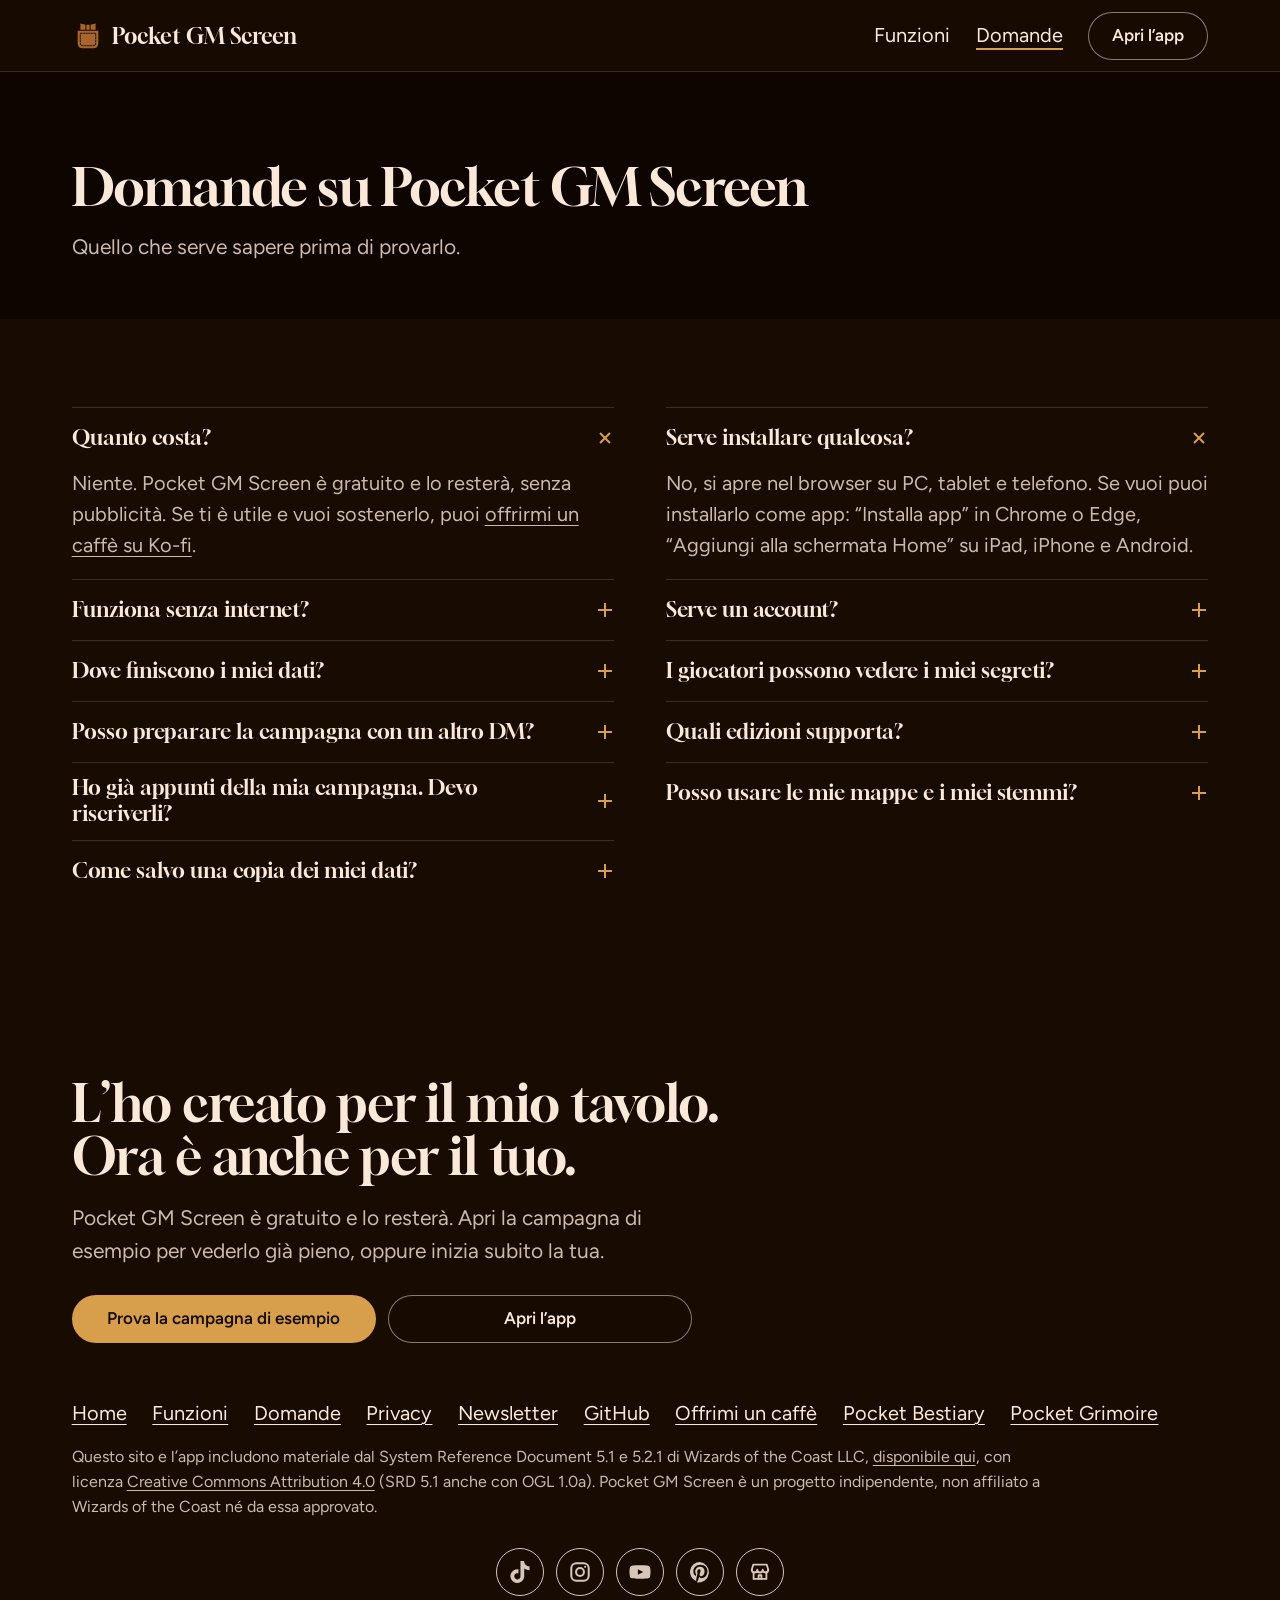
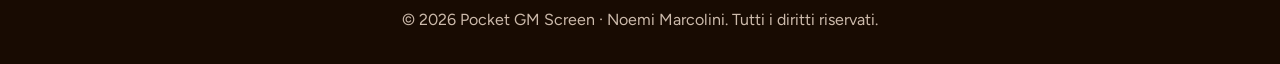
<file: scopri/domande.html>
<!doctype html>
<!-- Pocket GM Screen (già DM Toolkit) — © 2026 Noemi Marcolini. Tutti i diritti riservati. Vedi LICENSE. -->
<html lang="it">
<head>
<meta charset="utf-8">
<meta name="viewport" content="width=device-width, initial-scale=1">
<title>Domande su Pocket GM Screen</title>
<meta name="description" content="Come funziona Pocket GM Screen: costi, installazione, dati, offline, giocatori, co-autori ed edizioni di D&amp;D supportate.">
<meta property="og:title" content="Domande su Pocket GM Screen">
<meta property="og:description" content="Come funziona Pocket GM Screen: costi, installazione, dati, offline, giocatori, co-autori ed edizioni di D&amp;D supportate.">
<meta property="og:image" content="https://pocketgmscreen.pages.dev/scopri/img/anteprima.png">
<meta property="og:type" content="website">
<meta name="theme-color" content="#0c1f28">
<link rel="icon" type="image/svg+xml" href="../favicon.svg">
<link rel="icon" type="image/png" sizes="32x32" href="../favicon.png">
<link rel="stylesheet" href="../assets/fonts/app.css">
<link rel="stylesheet" href="sito.css">
</head>
<body class="pagina">
<a class="salto" href="#contenuto">Vai al contenuto</a>
<header class="nav nav--piena">
  <div class="wrap">
    <a class="marchio" href="index.html"><img src="../icons/simbolo.svg" alt="" width="32" height="32"> <span class="marchio__testo">Pocket GM Screen</span></a>
    <nav aria-label="Menu del sito">
      <a href="funzioni.html">Funzioni</a>
      <a href="domande.html" aria-current="page">Domande</a>
      <a class="bott bott--filo" href="../">Apri l’app</a>
    </nav>
  </div>
</header>
<main id="contenuto">
<div class="wrap testa-pagina">
  <h1>Domande su Pocket GM Screen</h1>
  <p class="lead">Quello che serve sapere prima di provarlo.</p>
</div>
<section><div class="wrap domande">
  <details open><summary>Quanto costa?<svg viewBox="0 0 18 18" fill="none" stroke="currentColor" stroke-width="2" aria-hidden="true"><path d="M9 2v14M2 9h14"/></svg></summary><p>Niente. Pocket GM Screen è gratuito e lo resterà, senza pubblicità. Se ti è utile e vuoi sostenerlo, puoi <a href="https://ko-fi.com/noemimarcolini" rel="noopener">offrirmi un caffè su Ko-fi</a>.</p></details>
  <details open><summary>Serve installare qualcosa?<svg viewBox="0 0 18 18" fill="none" stroke="currentColor" stroke-width="2" aria-hidden="true"><path d="M9 2v14M2 9h14"/></svg></summary><p>No, si apre nel browser su PC, tablet e telefono. Se vuoi puoi installarlo come app: “Installa app” in Chrome o Edge, “Aggiungi alla schermata Home” su iPad, iPhone e Android.</p></details>
  <details><summary>Funziona senza internet?<svg viewBox="0 0 18 18" fill="none" stroke="currentColor" stroke-width="2" aria-hidden="true"><path d="M9 2v14M2 9h14"/></svg></summary><p>Sì. Al primo avvio con internet scarica ciò che serve. Le modifiche fatte offline si sincronizzano al ritorno della rete.</p></details>
  <details><summary>Serve un account?<svg viewBox="0 0 18 18" fill="none" stroke="currentColor" stroke-width="2" aria-hidden="true"><path d="M9 2v14M2 9h14"/></svg></summary><p>No. Puoi usarlo in locale, con i dati solo sul tuo dispositivo. L’accesso con Google o email serve per usarlo su più dispositivi e lavorare con un co-autore.</p></details>
  <details><summary>Dove finiscono i miei dati?<svg viewBox="0 0 18 18" fill="none" stroke="currentColor" stroke-width="2" aria-hidden="true"><path d="M9 2v14M2 9h14"/></svg></summary><p>Con Google Drive collegato, la campagna e le immagini stanno in una cartella del tuo Drive. Senza Drive, campagna e immagini restano sul dispositivo.</p></details>
  <details><summary>I giocatori possono vedere i miei segreti?<svg viewBox="0 0 18 18" fill="none" stroke="currentColor" stroke-width="2" aria-hidden="true"><path d="M9 2v14M2 9h14"/></svg></summary><p>No. Il link per i giocatori apre una copia separata con solo ciò che scegli tu, e i riquadri Segreto DM ne restano sempre fuori.</p></details>
  <details><summary>Posso preparare la campagna con un altro DM?<svg viewBox="0 0 18 18" fill="none" stroke="currentColor" stroke-width="2" aria-hidden="true"><path d="M9 2v14M2 9h14"/></svg></summary><p>Sì. Ogni campagna ha un codice invito: un co-autore lo inserisce e lavorate sulla stessa campagna in tempo reale.</p></details>
  <details><summary>Quali edizioni supporta?<svg viewBox="0 0 18 18" fill="none" stroke="currentColor" stroke-width="2" aria-hidden="true"><path d="M9 2v14M2 9h14"/></svg></summary><p>D&amp;D 5e, sia 2014 sia 2024, con i dati degli SRD 5.1 e 5.2.1. Puoi aggiungere i tuoi contenuti homebrew.</p></details>
  <details><summary>Ho già appunti della mia campagna. Devo riscriverli?<svg viewBox="0 0 18 18" fill="none" stroke="currentColor" stroke-width="2" aria-hidden="true"><path d="M9 2v14M2 9h14"/></svg></summary><p>No. PNG, luoghi e altre schede si importano da un foglio di calcolo, anche da Excel.</p></details>
  <details><summary>Posso usare le mie mappe e i miei stemmi?<svg viewBox="0 0 18 18" fill="none" stroke="currentColor" stroke-width="2" aria-hidden="true"><path d="M9 2v14M2 9h14"/></svg></summary><p>Sì. Una mappa si carica come immagine, e uno stemma tuo si carica nella scheda della Fazione. Le mappe generate puoi scaricarle in PNG e SVG.</p></details>
  <details><summary>Come salvo una copia dei miei dati?<svg viewBox="0 0 18 18" fill="none" stroke="currentColor" stroke-width="2" aria-hidden="true"><path d="M9 2v14M2 9h14"/></svg></summary><p>Con il backup in JSON, per campagna o completo, e con il backup automatico su Google Drive.</p></details>
</div></section>
</main>
<footer class="closing">
  <div class="wrap">
    <div class="chiusura">
      <h2>L’ho creato per il mio tavolo. Ora è anche per il tuo.</h2>
      <p>Pocket GM Screen è gratuito e lo resterà. Apri la campagna di esempio per vederlo già pieno, oppure inizia subito la tua.</p>
      <div class="azioni">
        <a class="bott bott--piena" href="../?demo=1">Prova la campagna di esempio</a>
        <a class="bott bott--filo" href="../">Apri l’app</a>
      </div>
    </div>
    <div class="piede">
      <ul>
        <li><a href="index.html">Home</a></li>
        <li><a href="funzioni.html">Funzioni</a></li>
        <li><a href="domande.html">Domande</a></li>
        <li><a href="privacy.html">Privacy</a></li>
        <li><a href="https://bda22242.sibforms.com/serve/[base64]" rel="noopener">Newsletter</a></li>
        <li><a href="https://github.com/gdr-sys/dm-toolkit" rel="noopener">GitHub</a></li>
        <li><a href="https://ko-fi.com/noemimarcolini" rel="noopener">Offrimi un caffè</a></li>
        <li><a href="https://pocket-bestiary.pages.dev/" rel="noopener">Pocket Bestiary</a></li>
        <li><a href="https://pocket-grimoire.pages.dev/" rel="noopener">Pocket Grimoire</a></li>
      </ul>
      <p>Questo sito e l’app includono materiale dal System Reference Document 5.1 e 5.2.1 di Wizards of the Coast LLC, <a href="https://www.dndbeyond.com/srd" rel="noopener">disponibile qui</a>, con licenza <a href="https://creativecommons.org/licenses/by/4.0/legalcode" rel="noopener">Creative Commons Attribution 4.0</a> (SRD 5.1 anche con OGL 1.0a). Pocket GM Screen è un progetto indipendente, non affiliato a Wizards of the Coast né da essa approvato.</p>
      <div class="piede__social"><a class="piede__logo" href="https://www.tiktok.com/@nmarc68" target="_blank" rel="noopener" aria-label="Pocket GM Screen su TikTok" title="TikTok"><svg viewBox="0 0 24 24" width="22" height="22" aria-hidden="true"><path fill="currentColor" d="M12.53.02c1.31-.02 2.61-.01 3.91-.02.08 1.53.63 3.09 1.75 4.17 1.12 1.11 2.7 1.62 4.24 1.79v4.03c-1.44-.05-2.89-.35-4.2-.97-.57-.26-1.1-.59-1.62-.93-.01 2.92.01 5.84-.02 8.75-.08 1.4-.54 2.79-1.35 3.94-1.31 1.92-3.58 3.17-5.91 3.21-1.43.08-2.86-.31-4.08-1.03-2.02-1.19-3.44-3.37-3.65-5.71-.02-.5-.03-1-.01-1.49.18-1.9 1.12-3.72 2.58-4.96 1.66-1.44 3.98-2.13 6.15-1.72.02 1.48-.04 2.96-.04 4.44-.99-.32-2.15-.23-3.02.37-.63.41-1.11 1.04-1.36 1.75-.21.51-.15 1.07-.14 1.61.24 1.64 1.82 3.02 3.5 2.87 1.12-.01 2.19-.66 2.77-1.61.19-.33.4-.67.41-1.06.1-1.79.06-3.57.07-5.36.01-4.03-.01-8.05.02-12.07z"/></svg></a><a class="piede__logo" href="https://www.instagram.com/pocketgmscreen/" target="_blank" rel="noopener" aria-label="Pocket GM Screen su Instagram" title="Instagram"><svg viewBox="0 0 24 24" width="22" height="22" aria-hidden="true" fill="none" stroke="currentColor" stroke-width="2.2"><rect x="2.5" y="2.5" width="19" height="19" rx="5.5"/><circle cx="12" cy="12" r="4.3"/><circle cx="17.6" cy="6.4" r="1.1" fill="currentColor" stroke="none"/></svg></a><a class="piede__logo" href="https://www.youtube.com/@pocketgmscreen" target="_blank" rel="noopener" aria-label="Pocket GM Screen su YouTube" title="YouTube"><svg viewBox="0 0 24 24" width="22" height="22" aria-hidden="true"><path fill="currentColor" d="M23 7.2a3 3 0 0 0-2.1-2.1C19 4.6 12 4.6 12 4.6s-7 0-8.9.5A3 3 0 0 0 1 7.2 31 31 0 0 0 .5 12 31 31 0 0 0 1 16.8a3 3 0 0 0 2.1 2.1c1.9.5 8.9.5 8.9.5s7 0 8.9-.5a3 3 0 0 0 2.1-2.1 31 31 0 0 0 .5-4.8 31 31 0 0 0-.5-4.8ZM9.7 15.1V8.9l5.8 3.1-5.8 3.1Z"/></svg></a><a class="piede__logo" href="https://www.pinterest.com/pocketgmscreen/" target="_blank" rel="noopener" aria-label="Pocket GM Screen su Pinterest" title="Pinterest"><svg viewBox="0 0 24 24" width="22" height="22" aria-hidden="true"><path fill="currentColor" d="M12 1a11 11 0 0 0-4 21.2c-.1-.9-.2-2.2 0-3.2l1.3-5.5s-.3-.7-.3-1.7c0-1.6.9-2.8 2.1-2.8 1 0 1.5.7 1.5 1.6 0 1-.6 2.5-1 3.9-.3 1.2.6 2.1 1.7 2.1 2.1 0 3.7-2.2 3.7-5.4 0-2.8-2-4.8-4.9-4.8-3.4 0-5.3 2.5-5.3 5.1 0 1 .4 2.1.9 2.7.1.1.1.2.1.4l-.3 1.4c0 .2-.2.3-.4.2-1.5-.7-2.4-2.9-2.4-4.7 0-3.8 2.8-7.3 8-7.3 4.2 0 7.4 3 7.4 7 0 4.1-2.6 7.5-6.3 7.5-1.2 0-2.4-.6-2.8-1.4l-.8 2.9c-.3 1.1-1 2.4-1.5 3.2A11 11 0 1 0 12 1Z"/></svg></a><a class="piede__logo" href="https://gdr-sys.itch.io/pocket-gm-screen" target="_blank" rel="noopener" aria-label="Pocket GM Screen su itch.io" title="itch.io"><svg viewBox="0 0 24 24" width="22" height="22" aria-hidden="true" fill="none" stroke="currentColor" stroke-width="2" stroke-linejoin="round" stroke-linecap="round"><path d="M3 9.5 4.6 4h14.8L21 9.5"/><path d="M3 9.5a3 3 0 0 0 6 0 3 3 0 0 0 6 0 3 3 0 0 0 6 0"/><path d="M5 12v7.5h14V12"/><path d="M10.5 19.5v-4h3v4"/></svg></a></div>
      <p class="piede__firma">© 2026 Pocket GM Screen · Noemi Marcolini. Tutti i diritti riservati.</p>
    </div>
  </div>
</footer>
<script src="sito.js"></script>
<!-- Statistiche anonime senza cookie (Cloudflare Web Analytics), solo sul nuovo indirizzo -->
<script>
  if (location.hostname === 'pocketgmscreen.pages.dev') {
    var s = document.createElement('script'); s.defer = true; s.src = 'https://static.cloudflareinsights.com/beacon.min.js';
    s.setAttribute('data-cf-beacon', '{"token": "e558105b69b443d195298f153cfbf6d8"}'); document.head.appendChild(s);
  }
</script>
</body>
</html>
</file>
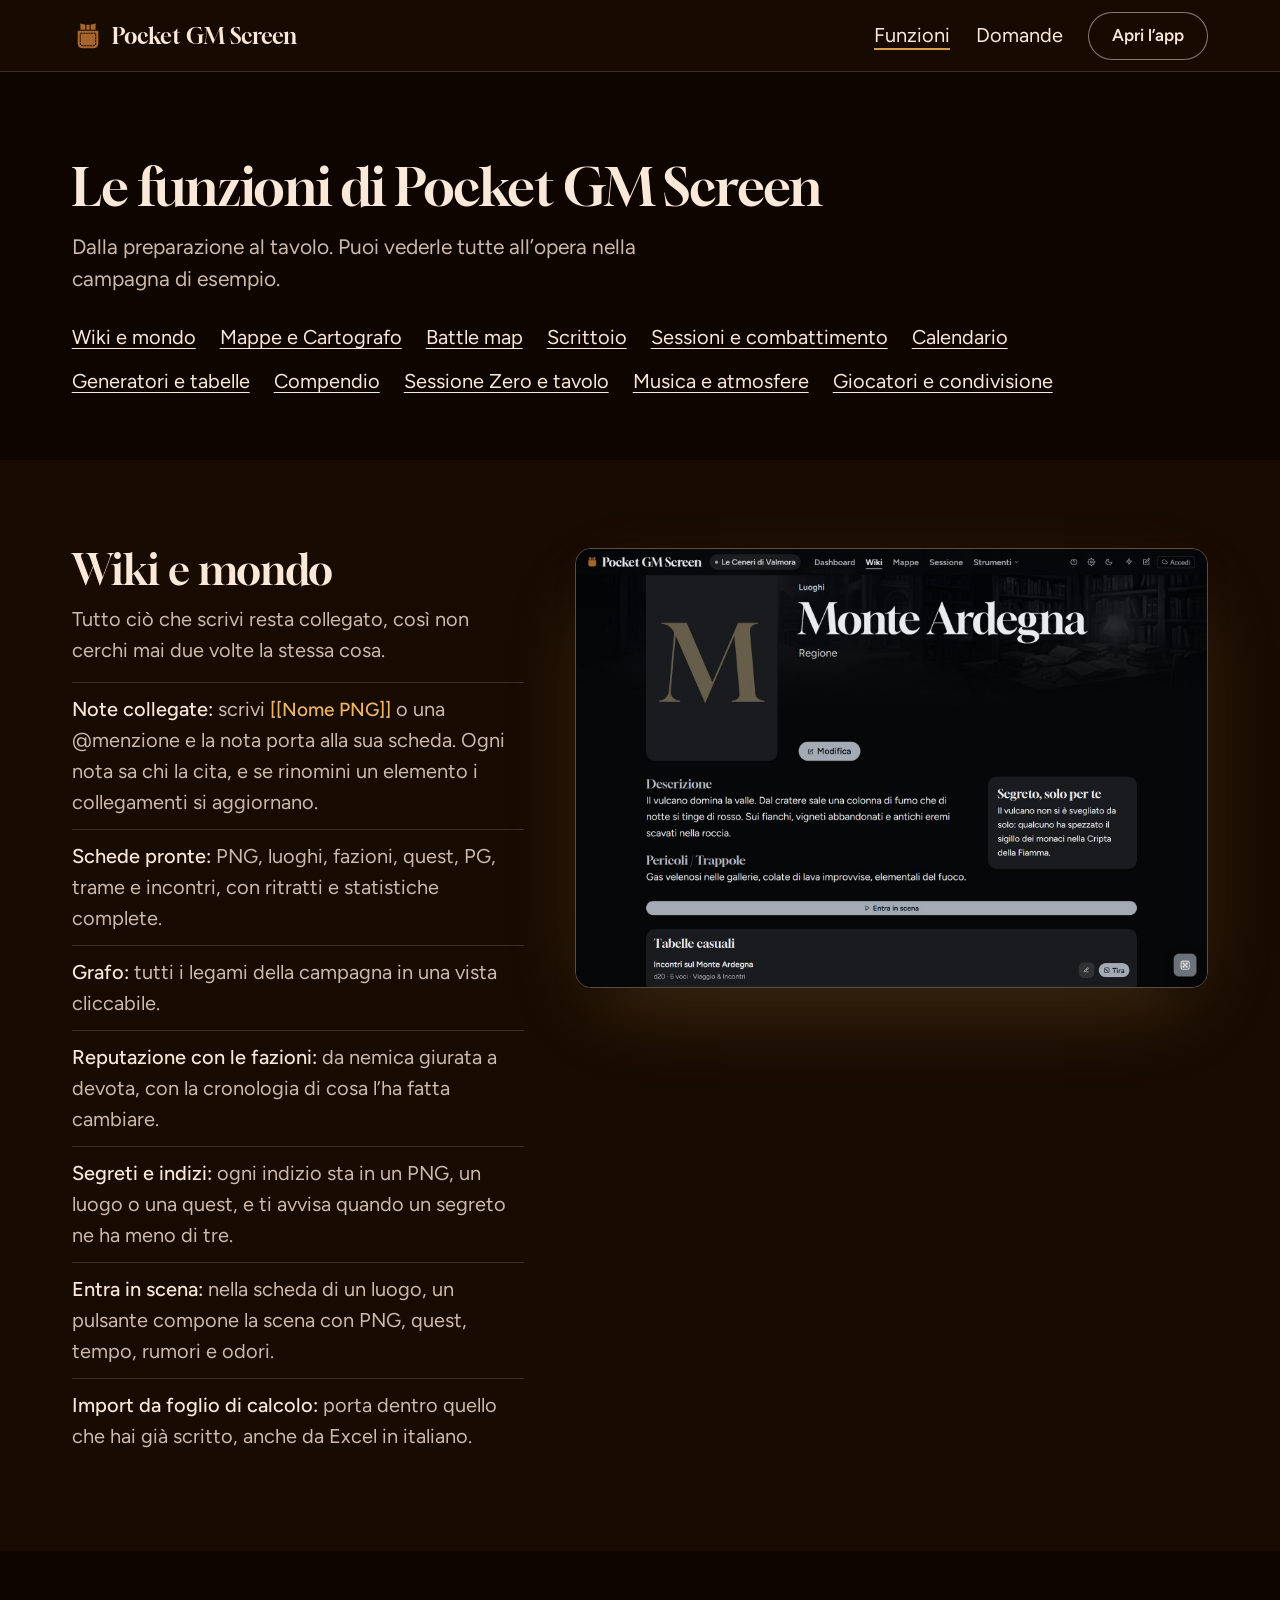
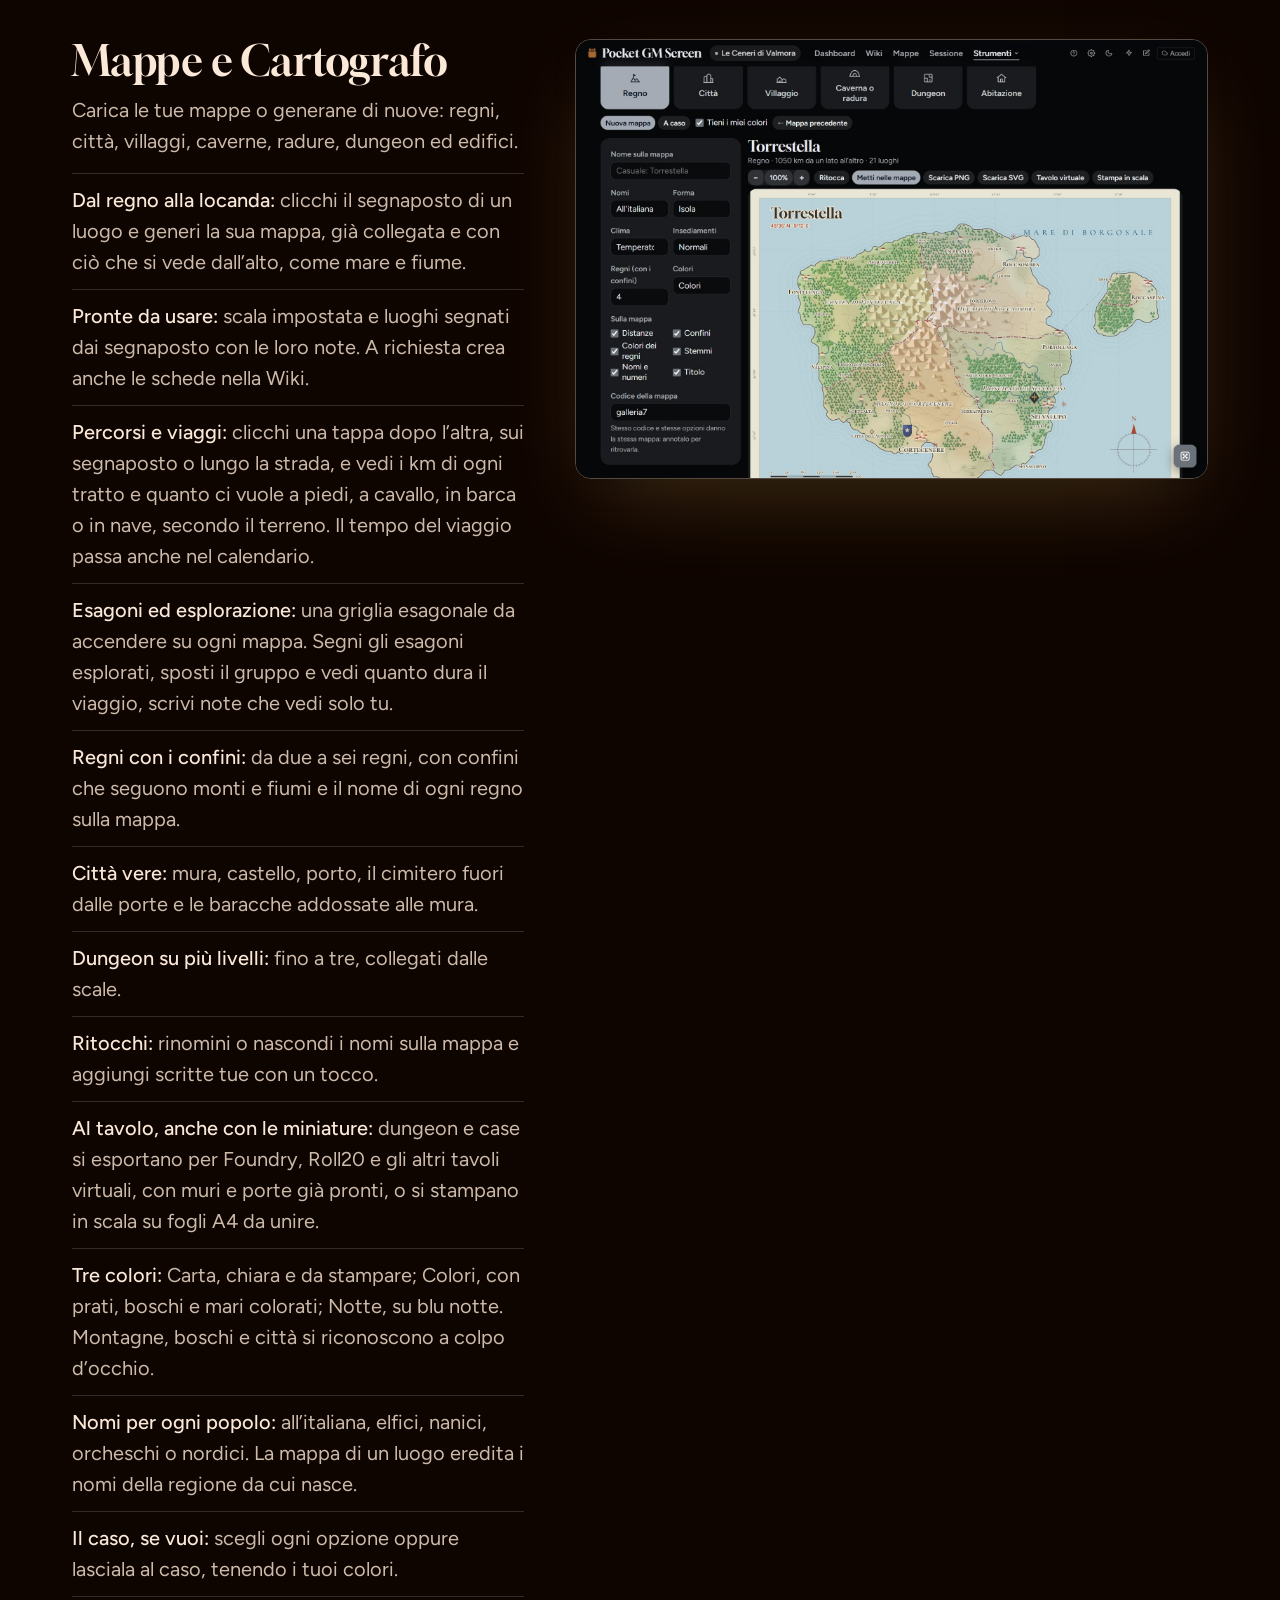
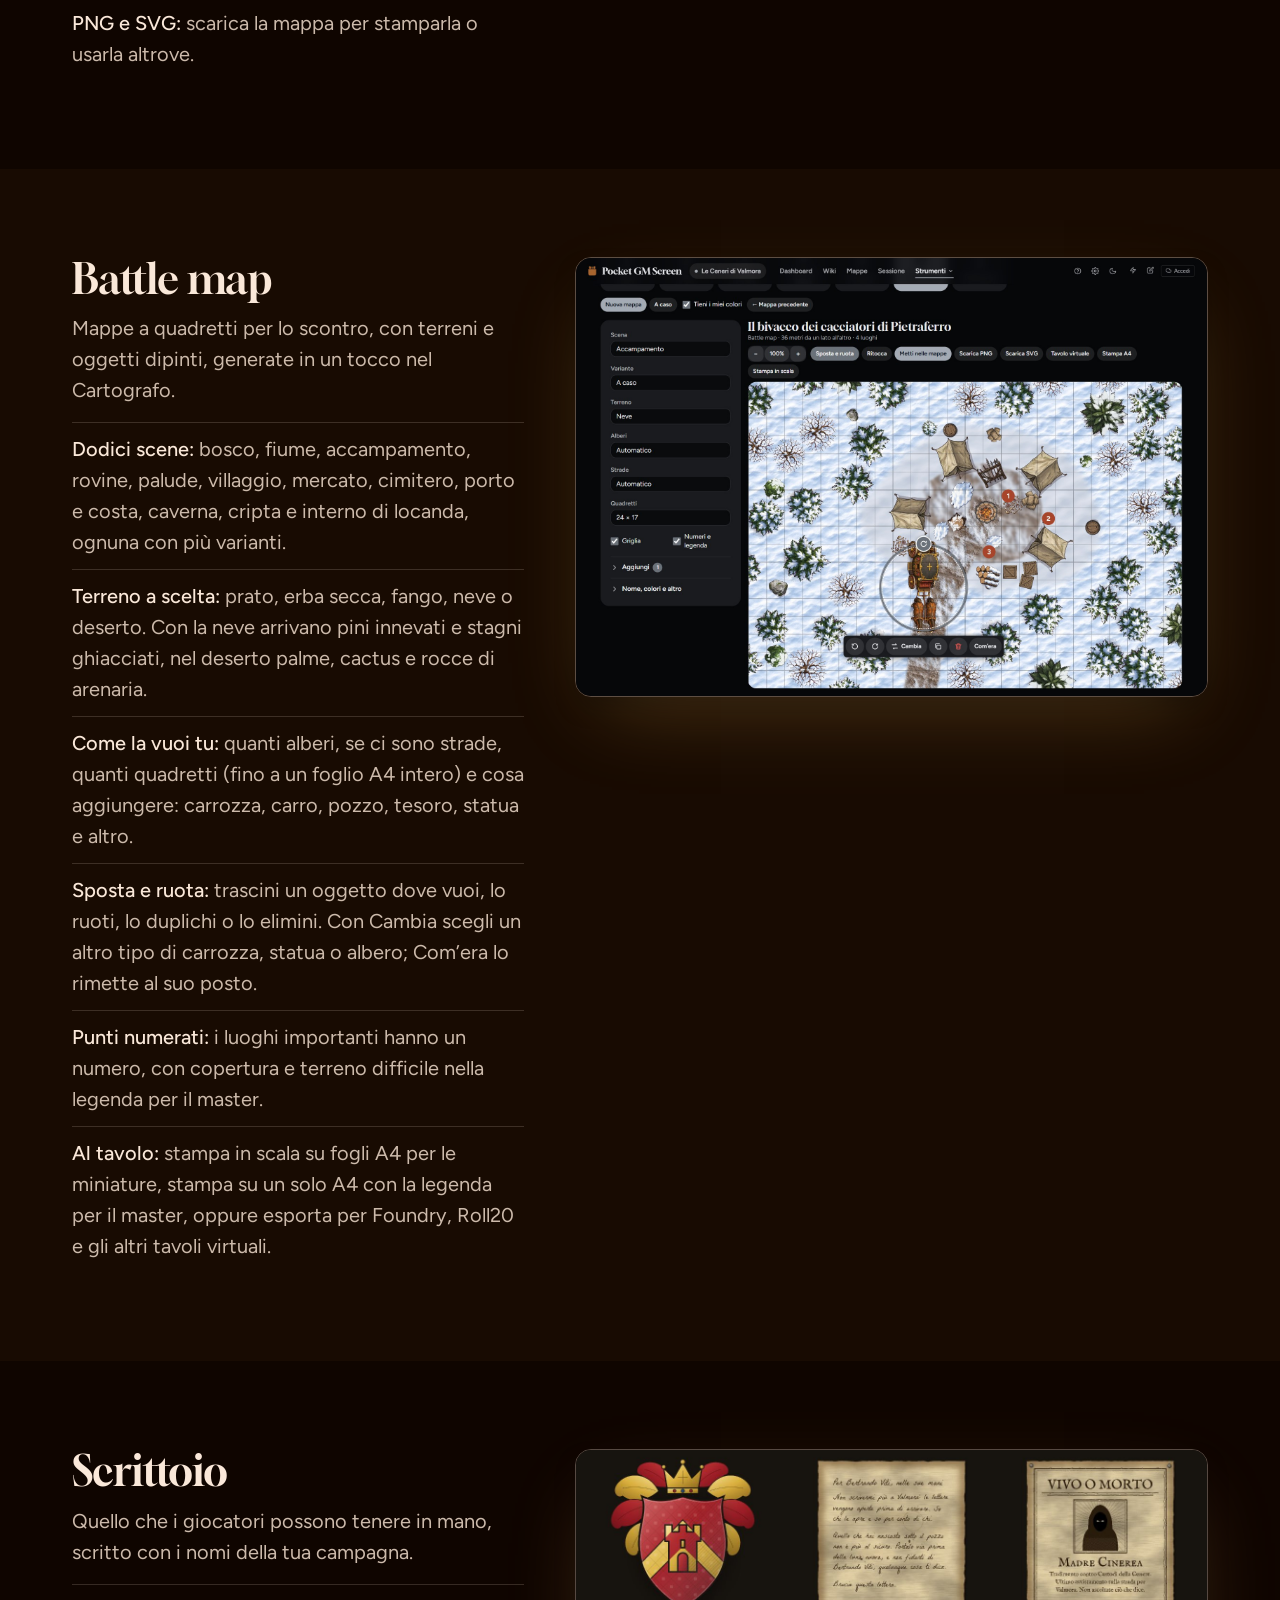
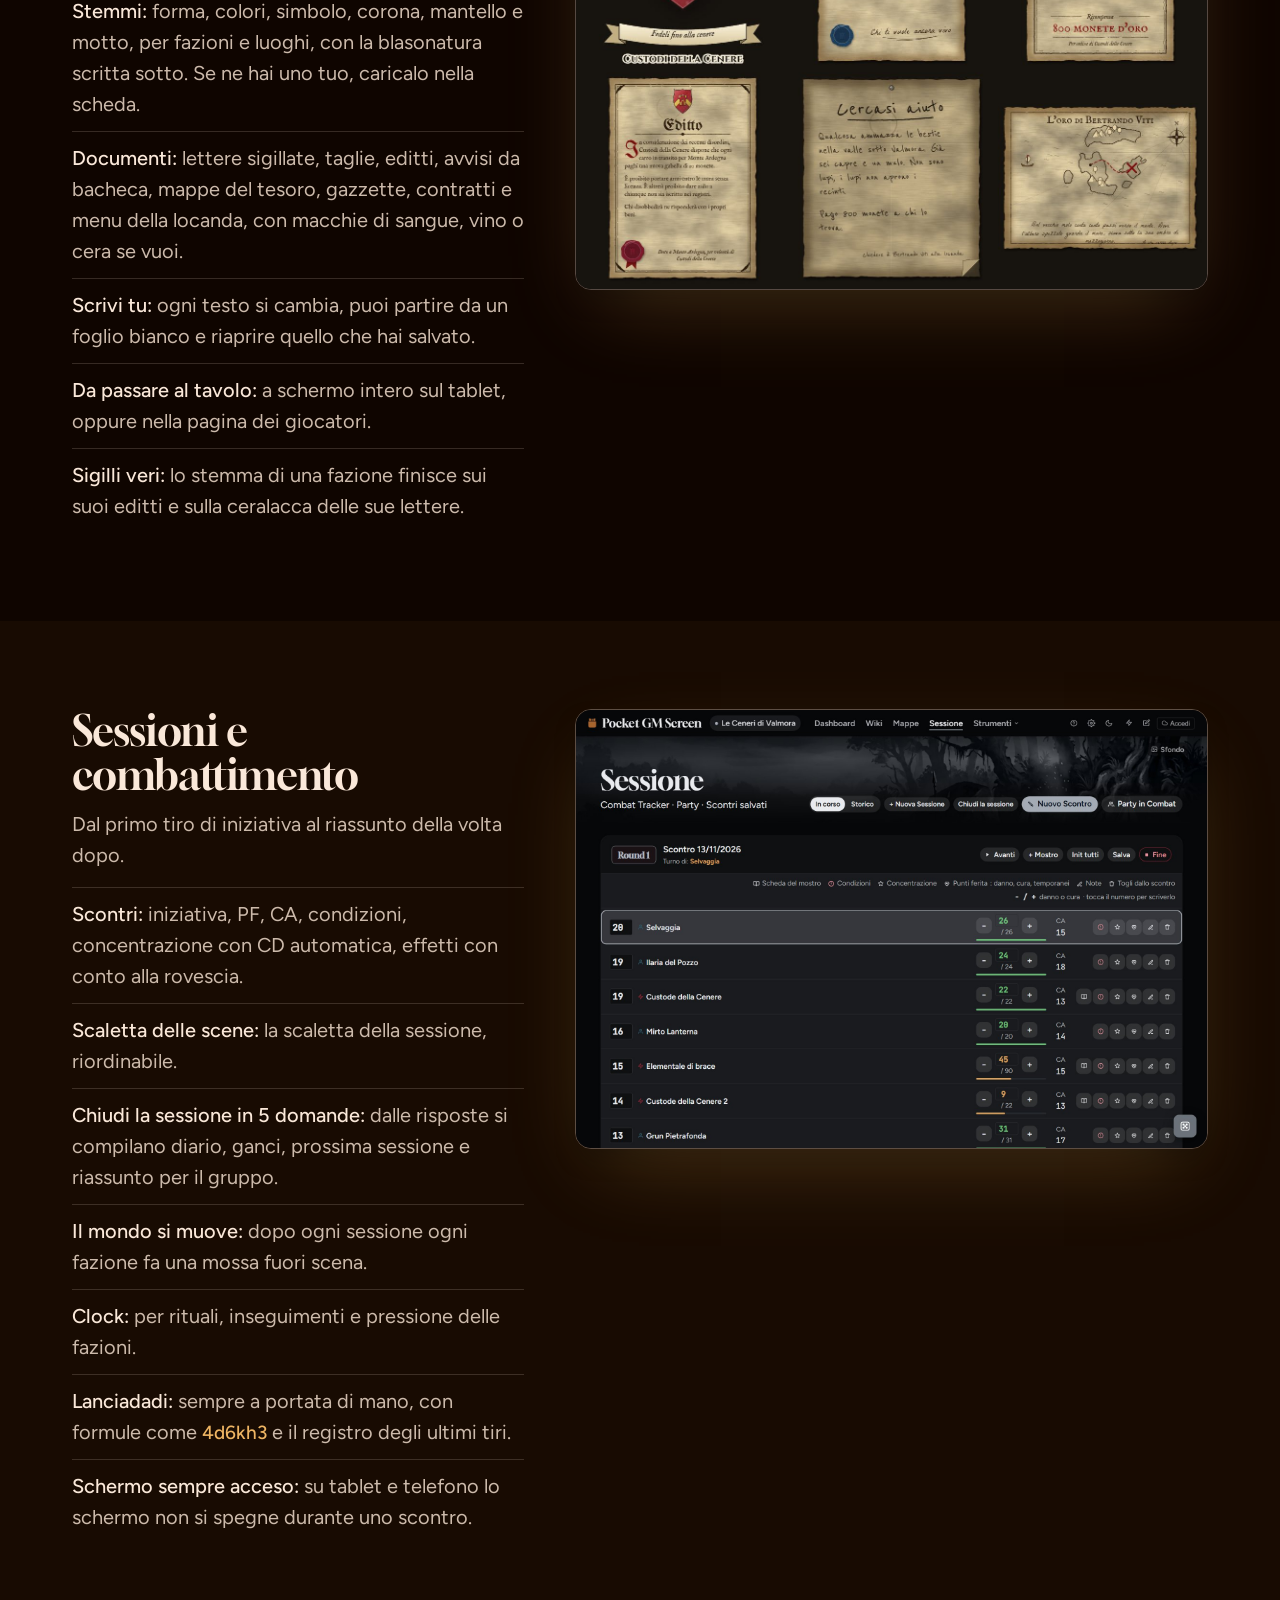
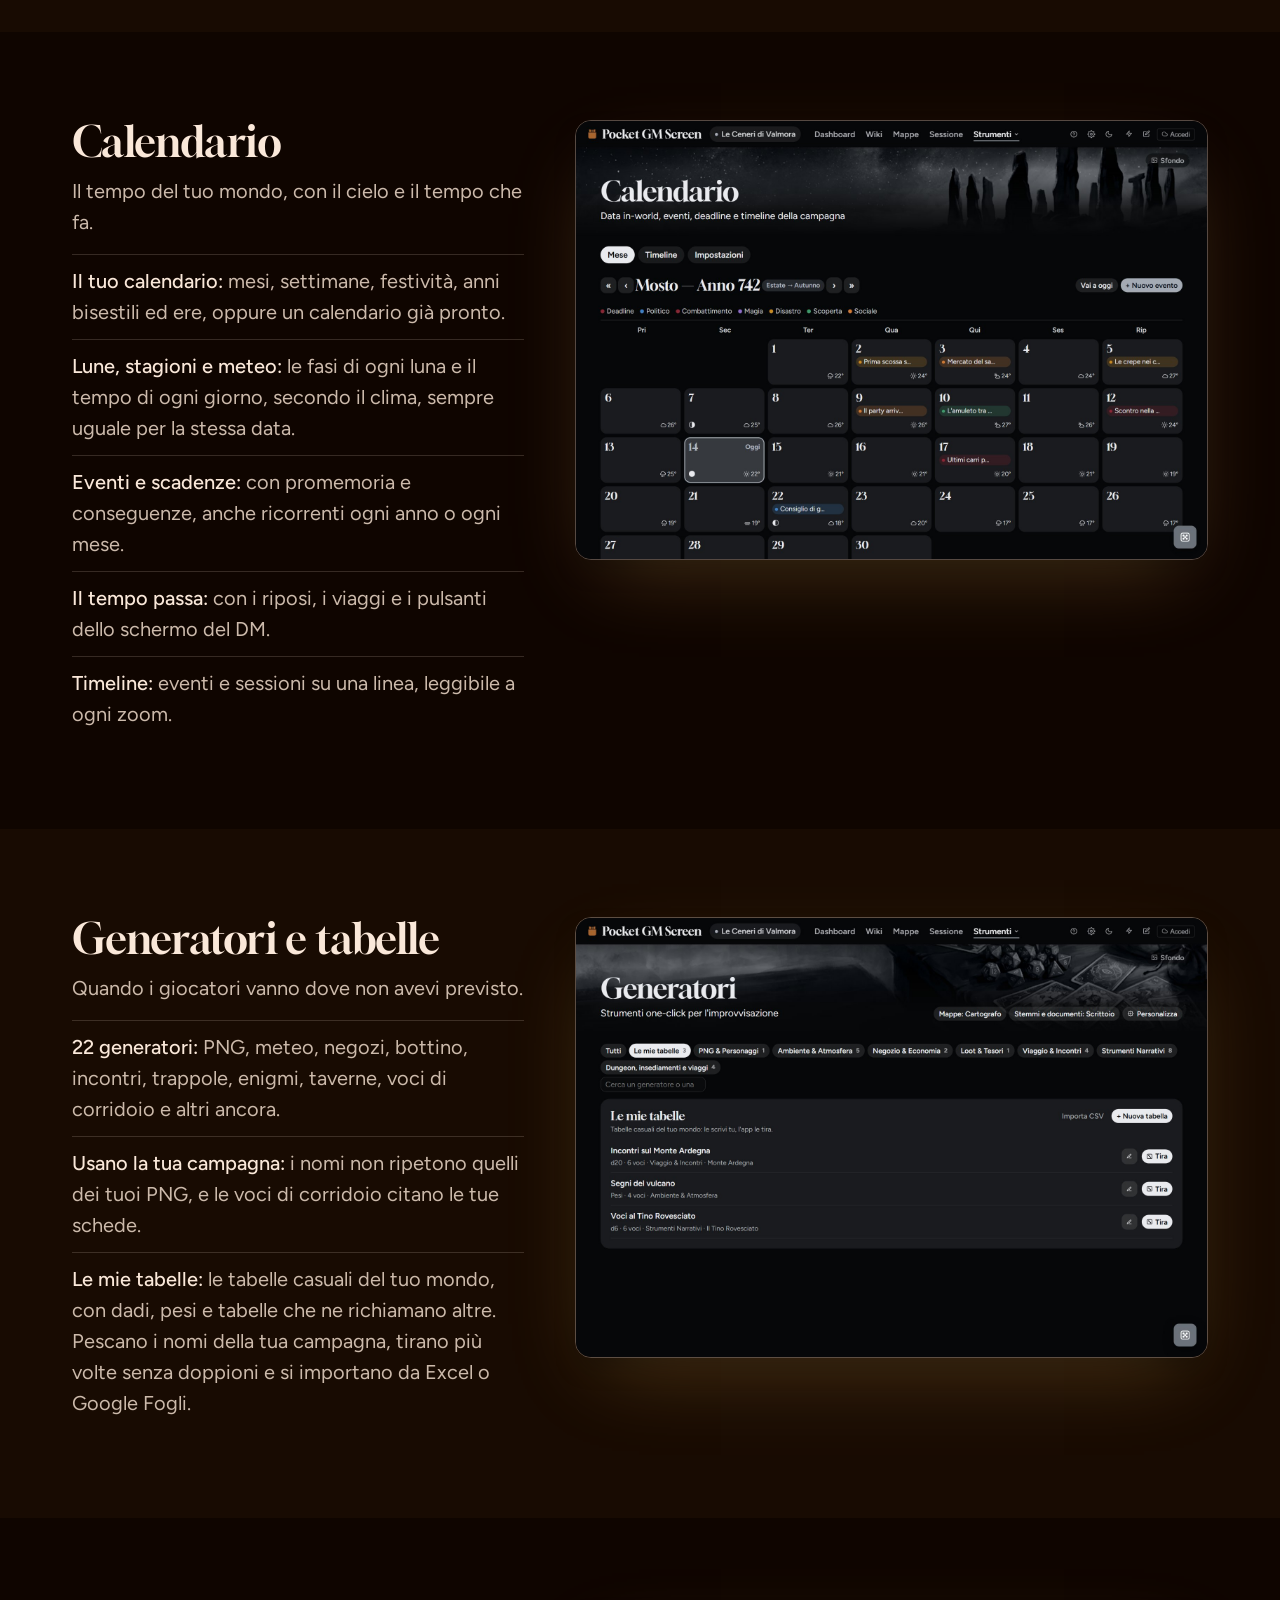
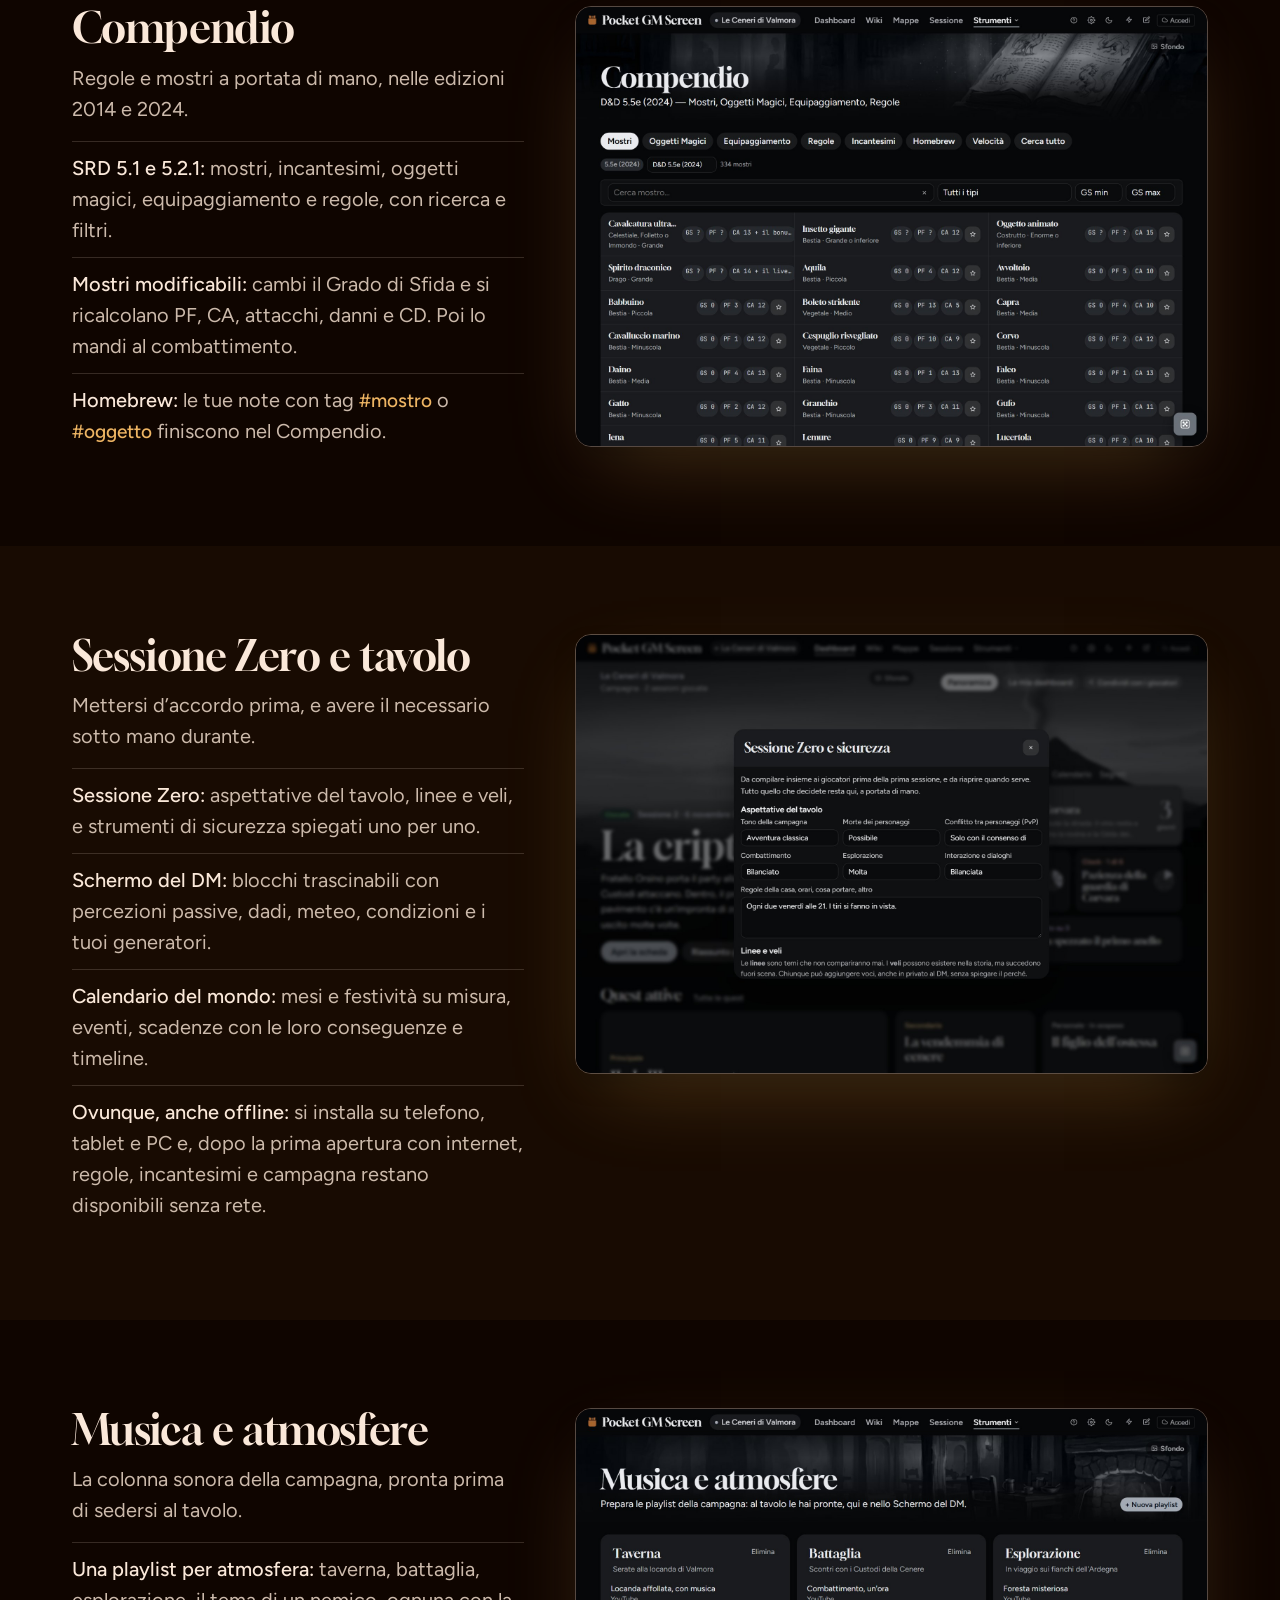
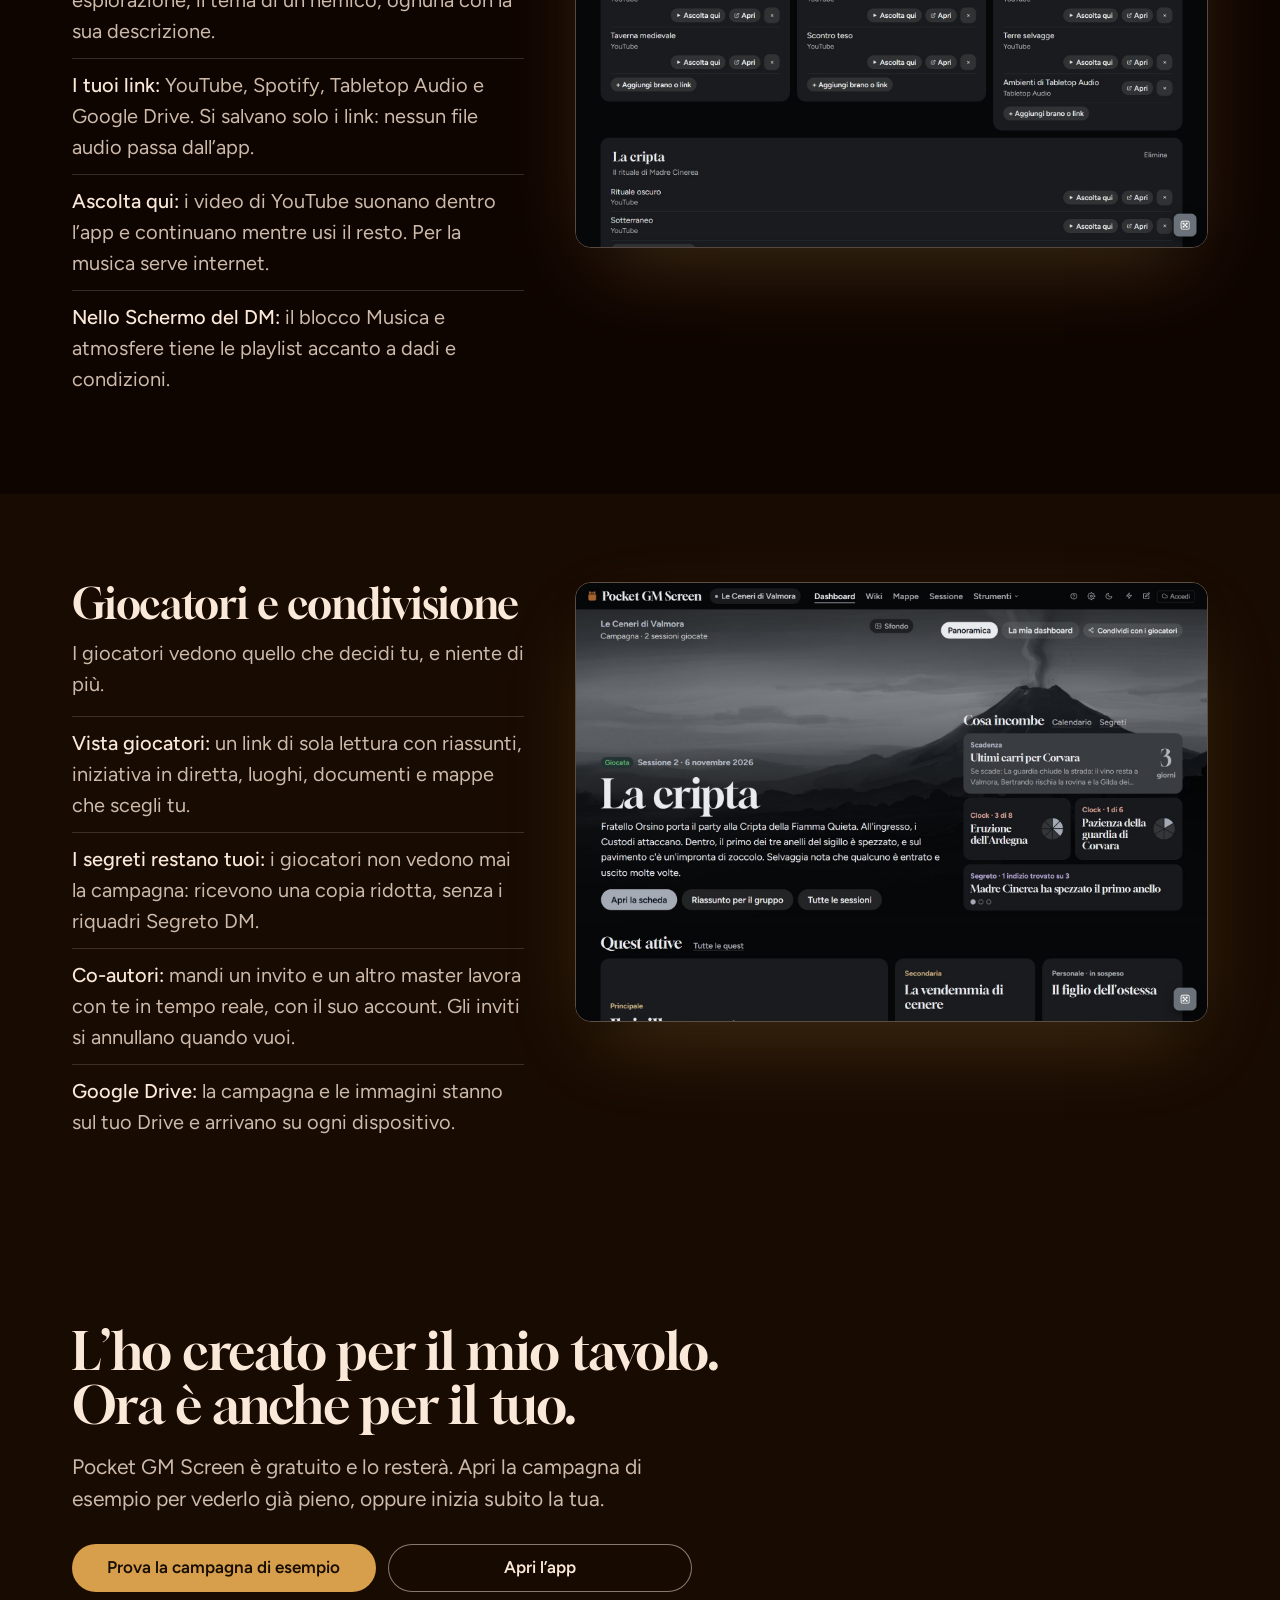
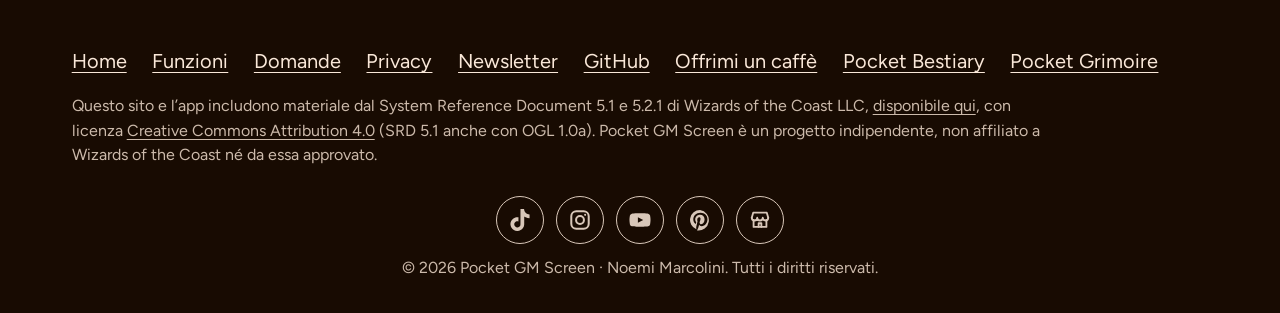
<file: scopri/funzioni.html>
<!doctype html>
<!-- Pocket GM Screen (già DM Toolkit) — © 2026 Noemi Marcolini. Tutti i diritti riservati. Vedi LICENSE. -->
<html lang="it">
<head>
<meta charset="utf-8">
<meta name="viewport" content="width=device-width, initial-scale=1">
<title>Funzioni di Pocket GM Screen</title>
<meta name="description" content="Wiki collegata, mappe generate, documenti per i giocatori, combattimento, generatori, Compendio SRD e vista giocatori: tutto ciò che fa Pocket GM Screen.">
<meta property="og:title" content="Funzioni di Pocket GM Screen">
<meta property="og:description" content="Wiki collegata, mappe generate, documenti per i giocatori, combattimento, generatori, Compendio SRD e vista giocatori: tutto ciò che fa Pocket GM Screen.">
<meta property="og:image" content="https://pocketgmscreen.pages.dev/scopri/img/anteprima.png">
<meta property="og:type" content="website">
<meta name="theme-color" content="#0c1f28">
<link rel="icon" type="image/svg+xml" href="../favicon.svg">
<link rel="icon" type="image/png" sizes="32x32" href="../favicon.png">
<link rel="stylesheet" href="../assets/fonts/app.css">
<link rel="stylesheet" href="sito.css">
</head>
<body class="pagina">
<a class="salto" href="#contenuto">Vai al contenuto</a>
<header class="nav nav--piena">
  <div class="wrap">
    <a class="marchio" href="index.html"><img src="../icons/simbolo.svg" alt="" width="32" height="32"> <span class="marchio__testo">Pocket GM Screen</span></a>
    <nav aria-label="Menu del sito">
      <a href="funzioni.html" aria-current="page">Funzioni</a>
      <a href="domande.html">Domande</a>
      <a class="bott bott--filo" href="../">Apri l’app</a>
    </nav>
  </div>
</header>
<main id="contenuto">
<div class="wrap testa-pagina">
  <h1>Le funzioni di Pocket GM Screen</h1>
  <p class="lead">Dalla preparazione al tavolo. Puoi vederle tutte all’opera nella campagna di esempio.</p>
  <ul class="indice"><li><a href="#wiki">Wiki e mondo</a></li><li><a href="#mappe">Mappe e Cartografo</a></li><li><a href="#battlemap">Battle map</a></li><li><a href="#scrittoio">Scrittoio</a></li><li><a href="#sessioni">Sessioni e combattimento</a></li><li><a href="#calendario">Calendario</a></li><li><a href="#generatori">Generatori e tabelle</a></li><li><a href="#compendio">Compendio</a></li><li><a href="#tavolo">Sessione Zero e tavolo</a></li><li><a href="#musica">Musica e atmosfere</a></li><li><a href="#giocatori">Giocatori e condivisione</a></li></ul>
</div>
<section id="wiki"><div class="wrap funzione">
  <div>
    <h2>Wiki e mondo</h2>
    <p>Tutto ciò che scrivi resta collegato, così non cerchi mai due volte la stessa cosa.</p>
    <ul>
      <li><strong>Note collegate:</strong> scrivi <code>[[Nome PNG]]</code> o una @menzione e la nota porta alla sua scheda. Ogni nota sa chi la cita, e se rinomini un elemento i collegamenti si aggiornano.</li>
      <li><strong>Schede pronte:</strong> PNG, luoghi, fazioni, quest, PG, trame e incontri, con ritratti e statistiche complete.</li>
      <li><strong>Grafo:</strong> tutti i legami della campagna in una vista cliccabile.</li>
      <li><strong>Reputazione con le fazioni:</strong> da nemica giurata a devota, con la cronologia di cosa l’ha fatta cambiare.</li>
      <li><strong>Segreti e indizi:</strong> ogni indizio sta in un PNG, un luogo o una quest, e ti avvisa quando un segreto ne ha meno di tre.</li>
      <li><strong>Entra in scena:</strong> nella scheda di un luogo, un pulsante compone la scena con PNG, quest, tempo, rumori e odori.</li>
      <li><strong>Import da foglio di calcolo:</strong> porta dentro quello che hai già scritto, anche da Excel in italiano.</li>
    </ul>
  </div>
  <figure><img loading="lazy" src="img/app-luogo.jpg" width="1800" height="1250" alt="La scheda di un luogo nella Wiki, con la sua tabella casuale."></figure>
</div></section>
<section id="mappe"><div class="wrap funzione">
  <div>
    <h2>Mappe e Cartografo</h2>
    <p>Carica le tue mappe o generane di nuove: regni, città, villaggi, caverne, radure, dungeon ed edifici.</p>
    <ul>
      <li><strong>Dal regno alla locanda:</strong> clicchi il segnaposto di un luogo e generi la sua mappa, già collegata e con ciò che si vede dall’alto, come mare e fiume.</li>
      <li><strong>Pronte da usare:</strong> scala impostata e luoghi segnati dai segnaposto con le loro note. A richiesta crea anche le schede nella Wiki.</li>
      <li><strong>Percorsi e viaggi:</strong> clicchi una tappa dopo l’altra, sui segnaposto o lungo la strada, e vedi i km di ogni tratto e quanto ci vuole a piedi, a cavallo, in barca o in nave, secondo il terreno. Il tempo del viaggio passa anche nel calendario.</li>
      <li><strong>Esagoni ed esplorazione:</strong> una griglia esagonale da accendere su ogni mappa. Segni gli esagoni esplorati, sposti il gruppo e vedi quanto dura il viaggio, scrivi note che vedi solo tu.</li>
      <li><strong>Regni con i confini:</strong> da due a sei regni, con confini che seguono monti e fiumi e il nome di ogni regno sulla mappa.</li>
      <li><strong>Città vere:</strong> mura, castello, porto, il cimitero fuori dalle porte e le baracche addossate alle mura.</li>
      <li><strong>Dungeon su più livelli:</strong> fino a tre, collegati dalle scale.</li>
      <li><strong>Ritocchi:</strong> rinomini o nascondi i nomi sulla mappa e aggiungi scritte tue con un tocco.</li>
      <li><strong>Al tavolo, anche con le miniature:</strong> dungeon e case si esportano per Foundry, Roll20 e gli altri tavoli virtuali, con muri e porte già pronti, o si stampano in scala su fogli A4 da unire.</li>
      <li><strong>Tre colori:</strong> Carta, chiara e da stampare; Colori, con prati, boschi e mari colorati; Notte, su blu notte. Montagne, boschi e città si riconoscono a colpo d’occhio.</li>
      <li><strong>Nomi per ogni popolo:</strong> all’italiana, elfici, nanici, orcheschi o nordici. La mappa di un luogo eredita i nomi della regione da cui nasce.</li>
      <li><strong>Il caso, se vuoi:</strong> scegli ogni opzione oppure lasciala al caso, tenendo i tuoi colori.</li>
      <li><strong>PNG e SVG:</strong> scarica la mappa per stamparla o usarla altrove.</li>
    </ul>
  </div>
  <figure><img loading="lazy" src="img/app-cartografo.jpg" width="1800" height="1250" alt="La pagina del Cartografo con un regno generato."></figure>
</div></section>
<section id="battlemap"><div class="wrap funzione">
  <div>
    <h2>Battle map</h2>
    <p>Mappe a quadretti per lo scontro, con terreni e oggetti dipinti, generate in un tocco nel Cartografo.</p>
    <ul>
      <li><strong>Dodici scene:</strong> bosco, fiume, accampamento, rovine, palude, villaggio, mercato, cimitero, porto e costa, caverna, cripta e interno di locanda, ognuna con più varianti.</li>
      <li><strong>Terreno a scelta:</strong> prato, erba secca, fango, neve o deserto. Con la neve arrivano pini innevati e stagni ghiacciati, nel deserto palme, cactus e rocce di arenaria.</li>
      <li><strong>Come la vuoi tu:</strong> quanti alberi, se ci sono strade, quanti quadretti (fino a un foglio A4 intero) e cosa aggiungere: carrozza, carro, pozzo, tesoro, statua e altro.</li>
      <li><strong>Sposta e ruota:</strong> trascini un oggetto dove vuoi, lo ruoti, lo duplichi o lo elimini. Con Cambia scegli un altro tipo di carrozza, statua o albero; Com’era lo rimette al suo posto.</li>
      <li><strong>Punti numerati:</strong> i luoghi importanti hanno un numero, con copertura e terreno difficile nella legenda per il master.</li>
      <li><strong>Al tavolo:</strong> stampa in scala su fogli A4 per le miniature, stampa su un solo A4 con la legenda per il master, oppure esporta per Foundry, Roll20 e gli altri tavoli virtuali.</li>
    </ul>
  </div>
  <figure><img loading="lazy" src="img/app-battlemap-sposta.jpg" width="1800" height="1250" alt="Una battle map di un accampamento nella neve, con la carrozza scelta e i pulsanti per ruotarla, cambiarla, duplicarla o eliminarla."></figure>
</div></section>
<section id="scrittoio"><div class="wrap funzione">
  <div>
    <h2>Scrittoio</h2>
    <p>Quello che i giocatori possono tenere in mano, scritto con i nomi della tua campagna.</p>
    <ul>
      <li><strong>Stemmi:</strong> forma, colori, simbolo, corona, mantello e motto, per fazioni e luoghi, con la blasonatura scritta sotto. Se ne hai uno tuo, caricalo nella scheda.</li>
      <li><strong>Documenti:</strong> lettere sigillate, taglie, editti, avvisi da bacheca, mappe del tesoro, gazzette, contratti e menu della locanda, con macchie di sangue, vino o cera se vuoi.</li>
      <li><strong>Scrivi tu:</strong> ogni testo si cambia, puoi partire da un foglio bianco e riaprire quello che hai salvato.</li>
      <li><strong>Da passare al tavolo:</strong> a schermo intero sul tablet, oppure nella pagina dei giocatori.</li>
      <li><strong>Sigilli veri:</strong> lo stemma di una fazione finisce sui suoi editti e sulla ceralacca delle sue lettere.</li>
    </ul>
  </div>
  <figure><img loading="lazy" src="img/scrittoio-documenti.jpg" width="1800" height="1250" alt="Uno stemma e i documenti creati nello Scrittoio."></figure>
</div></section>
<section id="sessioni"><div class="wrap funzione">
  <div>
    <h2>Sessioni e combattimento</h2>
    <p>Dal primo tiro di iniziativa al riassunto della volta dopo.</p>
    <ul>
      <li><strong>Scontri:</strong> iniziativa, PF, CA, condizioni, concentrazione con CD automatica, effetti con conto alla rovescia.</li>
      <li><strong>Scaletta delle scene:</strong> la scaletta della sessione, riordinabile.</li>
      <li><strong>Chiudi la sessione in 5 domande:</strong> dalle risposte si compilano diario, ganci, prossima sessione e riassunto per il gruppo.</li>
      <li><strong>Il mondo si muove:</strong> dopo ogni sessione ogni fazione fa una mossa fuori scena.</li>
      <li><strong>Clock:</strong> per rituali, inseguimenti e pressione delle fazioni.</li>
      <li><strong>Lanciadadi:</strong> sempre a portata di mano, con formule come <code>4d6kh3</code> e il registro degli ultimi tiri.</li>
      <li><strong>Schermo sempre acceso:</strong> su tablet e telefono lo schermo non si spegne durante uno scontro.</li>
    </ul>
  </div>
  <figure><img loading="lazy" src="img/app-sessione.jpg" width="1800" height="1250" alt="La Sessione Live con l’ordine di iniziativa e i punti ferita."></figure>
</div></section>
<section id="calendario"><div class="wrap funzione">
  <div>
    <h2>Calendario</h2>
    <p>Il tempo del tuo mondo, con il cielo e il tempo che fa.</p>
    <ul>
      <li><strong>Il tuo calendario:</strong> mesi, settimane, festività, anni bisestili ed ere, oppure un calendario già pronto.</li>
      <li><strong>Lune, stagioni e meteo:</strong> le fasi di ogni luna e il tempo di ogni giorno, secondo il clima, sempre uguale per la stessa data.</li>
      <li><strong>Eventi e scadenze:</strong> con promemoria e conseguenze, anche ricorrenti ogni anno o ogni mese.</li>
      <li><strong>Il tempo passa:</strong> con i riposi, i viaggi e i pulsanti dello schermo del DM.</li>
      <li><strong>Timeline:</strong> eventi e sessioni su una linea, leggibile a ogni zoom.</li>
    </ul>
  </div>
  <figure><img loading="lazy" src="img/app-calendario.jpg" width="1800" height="1250" alt="Il calendario del mese con le fasi della luna, il meteo di ogni giorno e gli eventi."></figure>
</div></section>
<section id="generatori"><div class="wrap funzione">
  <div>
    <h2>Generatori e tabelle</h2>
    <p>Quando i giocatori vanno dove non avevi previsto.</p>
    <ul>
      <li><strong>22 generatori:</strong> PNG, meteo, negozi, bottino, incontri, trappole, enigmi, taverne, voci di corridoio e altri ancora.</li>
      <li><strong>Usano la tua campagna:</strong> i nomi non ripetono quelli dei tuoi PNG, e le voci di corridoio citano le tue schede.</li>
      <li><strong>Le mie tabelle:</strong> le tabelle casuali del tuo mondo, con dadi, pesi e tabelle che ne richiamano altre. Pescano i nomi della tua campagna, tirano più volte senza doppioni e si importano da Excel o Google Fogli.</li>
    </ul>
  </div>
  <figure><img loading="lazy" src="img/app-generatori.jpg" width="1800" height="1250" alt="La pagina dei Generatori con le tabelle personali."></figure>
</div></section>
<section id="compendio"><div class="wrap funzione">
  <div>
    <h2>Compendio</h2>
    <p>Regole e mostri a portata di mano, nelle edizioni 2014 e 2024.</p>
    <ul>
      <li><strong>SRD 5.1 e 5.2.1:</strong> mostri, incantesimi, oggetti magici, equipaggiamento e regole, con ricerca e filtri.</li>
      <li><strong>Mostri modificabili:</strong> cambi il Grado di Sfida e si ricalcolano PF, CA, attacchi, danni e CD. Poi lo mandi al combattimento.</li>
      <li><strong>Homebrew:</strong> le tue note con tag <code>#mostro</code> o <code>#oggetto</code> finiscono nel Compendio.</li>
    </ul>
  </div>
  <figure><img loading="lazy" src="img/app-compendio.jpg" width="1800" height="1250" alt="Il Compendio."></figure>
</div></section>
<section id="tavolo"><div class="wrap funzione">
  <div>
    <h2>Sessione Zero e tavolo</h2>
    <p>Mettersi d’accordo prima, e avere il necessario sotto mano durante.</p>
    <ul>
      <li><strong>Sessione Zero:</strong> aspettative del tavolo, linee e veli, e strumenti di sicurezza spiegati uno per uno.</li>
      <li><strong>Schermo del DM:</strong> blocchi trascinabili con percezioni passive, dadi, meteo, condizioni e i tuoi generatori.</li>
      <li><strong>Calendario del mondo:</strong> mesi e festività su misura, eventi, scadenze con le loro conseguenze e timeline.</li>
      <li><strong>Ovunque, anche offline:</strong> si installa su telefono, tablet e PC e, dopo la prima apertura con internet, regole, incantesimi e campagna restano disponibili senza rete.</li>
    </ul>
  </div>
  <figure><img loading="lazy" src="img/app-sessione-zero.jpg" width="1800" height="1250" alt="La pagina della Sessione Zero."></figure>
</div></section>
<section id="musica"><div class="wrap funzione">
  <div>
    <h2>Musica e atmosfere</h2>
    <p>La colonna sonora della campagna, pronta prima di sedersi al tavolo.</p>
    <ul>
      <li><strong>Una playlist per atmosfera:</strong> taverna, battaglia, esplorazione, il tema di un nemico, ognuna con la sua descrizione.</li>
      <li><strong>I tuoi link:</strong> YouTube, Spotify, Tabletop Audio e Google Drive. Si salvano solo i link: nessun file audio passa dall’app.</li>
      <li><strong>Ascolta qui:</strong> i video di YouTube suonano dentro l’app e continuano mentre usi il resto. Per la musica serve internet.</li>
      <li><strong>Nello Schermo del DM:</strong> il blocco Musica e atmosfere tiene le playlist accanto a dadi e condizioni.</li>
    </ul>
  </div>
  <figure><img loading="lazy" src="img/app-musica.jpg" width="1800" height="1250" alt="La pagina Musica e atmosfere con le playlist della campagna di esempio."></figure>
</div></section>
<section id="giocatori"><div class="wrap funzione">
  <div>
    <h2>Giocatori e condivisione</h2>
    <p>I giocatori vedono quello che decidi tu, e niente di più.</p>
    <ul>
      <li><strong>Vista giocatori:</strong> un link di sola lettura con riassunti, iniziativa in diretta, luoghi, documenti e mappe che scegli tu.</li>
      <li><strong>I segreti restano tuoi:</strong> i giocatori non vedono mai la campagna: ricevono una copia ridotta, senza i riquadri Segreto DM.</li>
      <li><strong>Co-autori:</strong> mandi un invito e un altro master lavora con te in tempo reale, con il suo account. Gli inviti si annullano quando vuoi.</li>
      <li><strong>Google Drive:</strong> la campagna e le immagini stanno sul tuo Drive e arrivano su ogni dispositivo.</li>
    </ul>
  </div>
  <figure><img loading="lazy" src="img/app-dashboard.jpg" width="1800" height="1250" alt="La Dashboard della campagna di esempio."></figure>
</div></section>
</main>
<footer class="closing">
  <div class="wrap">
    <div class="chiusura">
      <h2>L’ho creato per il mio tavolo. Ora è anche per il tuo.</h2>
      <p>Pocket GM Screen è gratuito e lo resterà. Apri la campagna di esempio per vederlo già pieno, oppure inizia subito la tua.</p>
      <div class="azioni">
        <a class="bott bott--piena" href="../?demo=1">Prova la campagna di esempio</a>
        <a class="bott bott--filo" href="../">Apri l’app</a>
      </div>
    </div>
    <div class="piede">
      <ul>
        <li><a href="index.html">Home</a></li>
        <li><a href="funzioni.html">Funzioni</a></li>
        <li><a href="domande.html">Domande</a></li>
        <li><a href="privacy.html">Privacy</a></li>
        <li><a href="https://bda22242.sibforms.com/serve/[base64]" rel="noopener">Newsletter</a></li>
        <li><a href="https://github.com/gdr-sys/dm-toolkit" rel="noopener">GitHub</a></li>
        <li><a href="https://ko-fi.com/noemimarcolini" rel="noopener">Offrimi un caffè</a></li>
        <li><a href="https://pocket-bestiary.pages.dev/" rel="noopener">Pocket Bestiary</a></li>
        <li><a href="https://pocket-grimoire.pages.dev/" rel="noopener">Pocket Grimoire</a></li>
      </ul>
      <p>Questo sito e l’app includono materiale dal System Reference Document 5.1 e 5.2.1 di Wizards of the Coast LLC, <a href="https://www.dndbeyond.com/srd" rel="noopener">disponibile qui</a>, con licenza <a href="https://creativecommons.org/licenses/by/4.0/legalcode" rel="noopener">Creative Commons Attribution 4.0</a> (SRD 5.1 anche con OGL 1.0a). Pocket GM Screen è un progetto indipendente, non affiliato a Wizards of the Coast né da essa approvato.</p>
      <div class="piede__social"><a class="piede__logo" href="https://www.tiktok.com/@nmarc68" target="_blank" rel="noopener" aria-label="Pocket GM Screen su TikTok" title="TikTok"><svg viewBox="0 0 24 24" width="22" height="22" aria-hidden="true"><path fill="currentColor" d="M12.53.02c1.31-.02 2.61-.01 3.91-.02.08 1.53.63 3.09 1.75 4.17 1.12 1.11 2.7 1.62 4.24 1.79v4.03c-1.44-.05-2.89-.35-4.2-.97-.57-.26-1.1-.59-1.62-.93-.01 2.92.01 5.84-.02 8.75-.08 1.4-.54 2.79-1.35 3.94-1.31 1.92-3.58 3.17-5.91 3.21-1.43.08-2.86-.31-4.08-1.03-2.02-1.19-3.44-3.37-3.65-5.71-.02-.5-.03-1-.01-1.49.18-1.9 1.12-3.72 2.58-4.96 1.66-1.44 3.98-2.13 6.15-1.72.02 1.48-.04 2.96-.04 4.44-.99-.32-2.15-.23-3.02.37-.63.41-1.11 1.04-1.36 1.75-.21.51-.15 1.07-.14 1.61.24 1.64 1.82 3.02 3.5 2.87 1.12-.01 2.19-.66 2.77-1.61.19-.33.4-.67.41-1.06.1-1.79.06-3.57.07-5.36.01-4.03-.01-8.05.02-12.07z"/></svg></a><a class="piede__logo" href="https://www.instagram.com/pocketgmscreen/" target="_blank" rel="noopener" aria-label="Pocket GM Screen su Instagram" title="Instagram"><svg viewBox="0 0 24 24" width="22" height="22" aria-hidden="true" fill="none" stroke="currentColor" stroke-width="2.2"><rect x="2.5" y="2.5" width="19" height="19" rx="5.5"/><circle cx="12" cy="12" r="4.3"/><circle cx="17.6" cy="6.4" r="1.1" fill="currentColor" stroke="none"/></svg></a><a class="piede__logo" href="https://www.youtube.com/@pocketgmscreen" target="_blank" rel="noopener" aria-label="Pocket GM Screen su YouTube" title="YouTube"><svg viewBox="0 0 24 24" width="22" height="22" aria-hidden="true"><path fill="currentColor" d="M23 7.2a3 3 0 0 0-2.1-2.1C19 4.6 12 4.6 12 4.6s-7 0-8.9.5A3 3 0 0 0 1 7.2 31 31 0 0 0 .5 12 31 31 0 0 0 1 16.8a3 3 0 0 0 2.1 2.1c1.9.5 8.9.5 8.9.5s7 0 8.9-.5a3 3 0 0 0 2.1-2.1 31 31 0 0 0 .5-4.8 31 31 0 0 0-.5-4.8ZM9.7 15.1V8.9l5.8 3.1-5.8 3.1Z"/></svg></a><a class="piede__logo" href="https://www.pinterest.com/pocketgmscreen/" target="_blank" rel="noopener" aria-label="Pocket GM Screen su Pinterest" title="Pinterest"><svg viewBox="0 0 24 24" width="22" height="22" aria-hidden="true"><path fill="currentColor" d="M12 1a11 11 0 0 0-4 21.2c-.1-.9-.2-2.2 0-3.2l1.3-5.5s-.3-.7-.3-1.7c0-1.6.9-2.8 2.1-2.8 1 0 1.5.7 1.5 1.6 0 1-.6 2.5-1 3.9-.3 1.2.6 2.1 1.7 2.1 2.1 0 3.7-2.2 3.7-5.4 0-2.8-2-4.8-4.9-4.8-3.4 0-5.3 2.5-5.3 5.1 0 1 .4 2.1.9 2.7.1.1.1.2.1.4l-.3 1.4c0 .2-.2.3-.4.2-1.5-.7-2.4-2.9-2.4-4.7 0-3.8 2.8-7.3 8-7.3 4.2 0 7.4 3 7.4 7 0 4.1-2.6 7.5-6.3 7.5-1.2 0-2.4-.6-2.8-1.4l-.8 2.9c-.3 1.1-1 2.4-1.5 3.2A11 11 0 1 0 12 1Z"/></svg></a><a class="piede__logo" href="https://gdr-sys.itch.io/pocket-gm-screen" target="_blank" rel="noopener" aria-label="Pocket GM Screen su itch.io" title="itch.io"><svg viewBox="0 0 24 24" width="22" height="22" aria-hidden="true" fill="none" stroke="currentColor" stroke-width="2" stroke-linejoin="round" stroke-linecap="round"><path d="M3 9.5 4.6 4h14.8L21 9.5"/><path d="M3 9.5a3 3 0 0 0 6 0 3 3 0 0 0 6 0 3 3 0 0 0 6 0"/><path d="M5 12v7.5h14V12"/><path d="M10.5 19.5v-4h3v4"/></svg></a></div>
      <p class="piede__firma">© 2026 Pocket GM Screen · Noemi Marcolini. Tutti i diritti riservati.</p>
    </div>
  </div>
</footer>
<script src="sito.js"></script>
<!-- Statistiche anonime senza cookie (Cloudflare Web Analytics), solo sul nuovo indirizzo -->
<script>
  if (location.hostname === 'pocketgmscreen.pages.dev') {
    var s = document.createElement('script'); s.defer = true; s.src = 'https://static.cloudflareinsights.com/beacon.min.js';
    s.setAttribute('data-cf-beacon', '{"token": "e558105b69b443d195298f153cfbf6d8"}'); document.head.appendChild(s);
  }
</script>
</body>
</html>
</file>
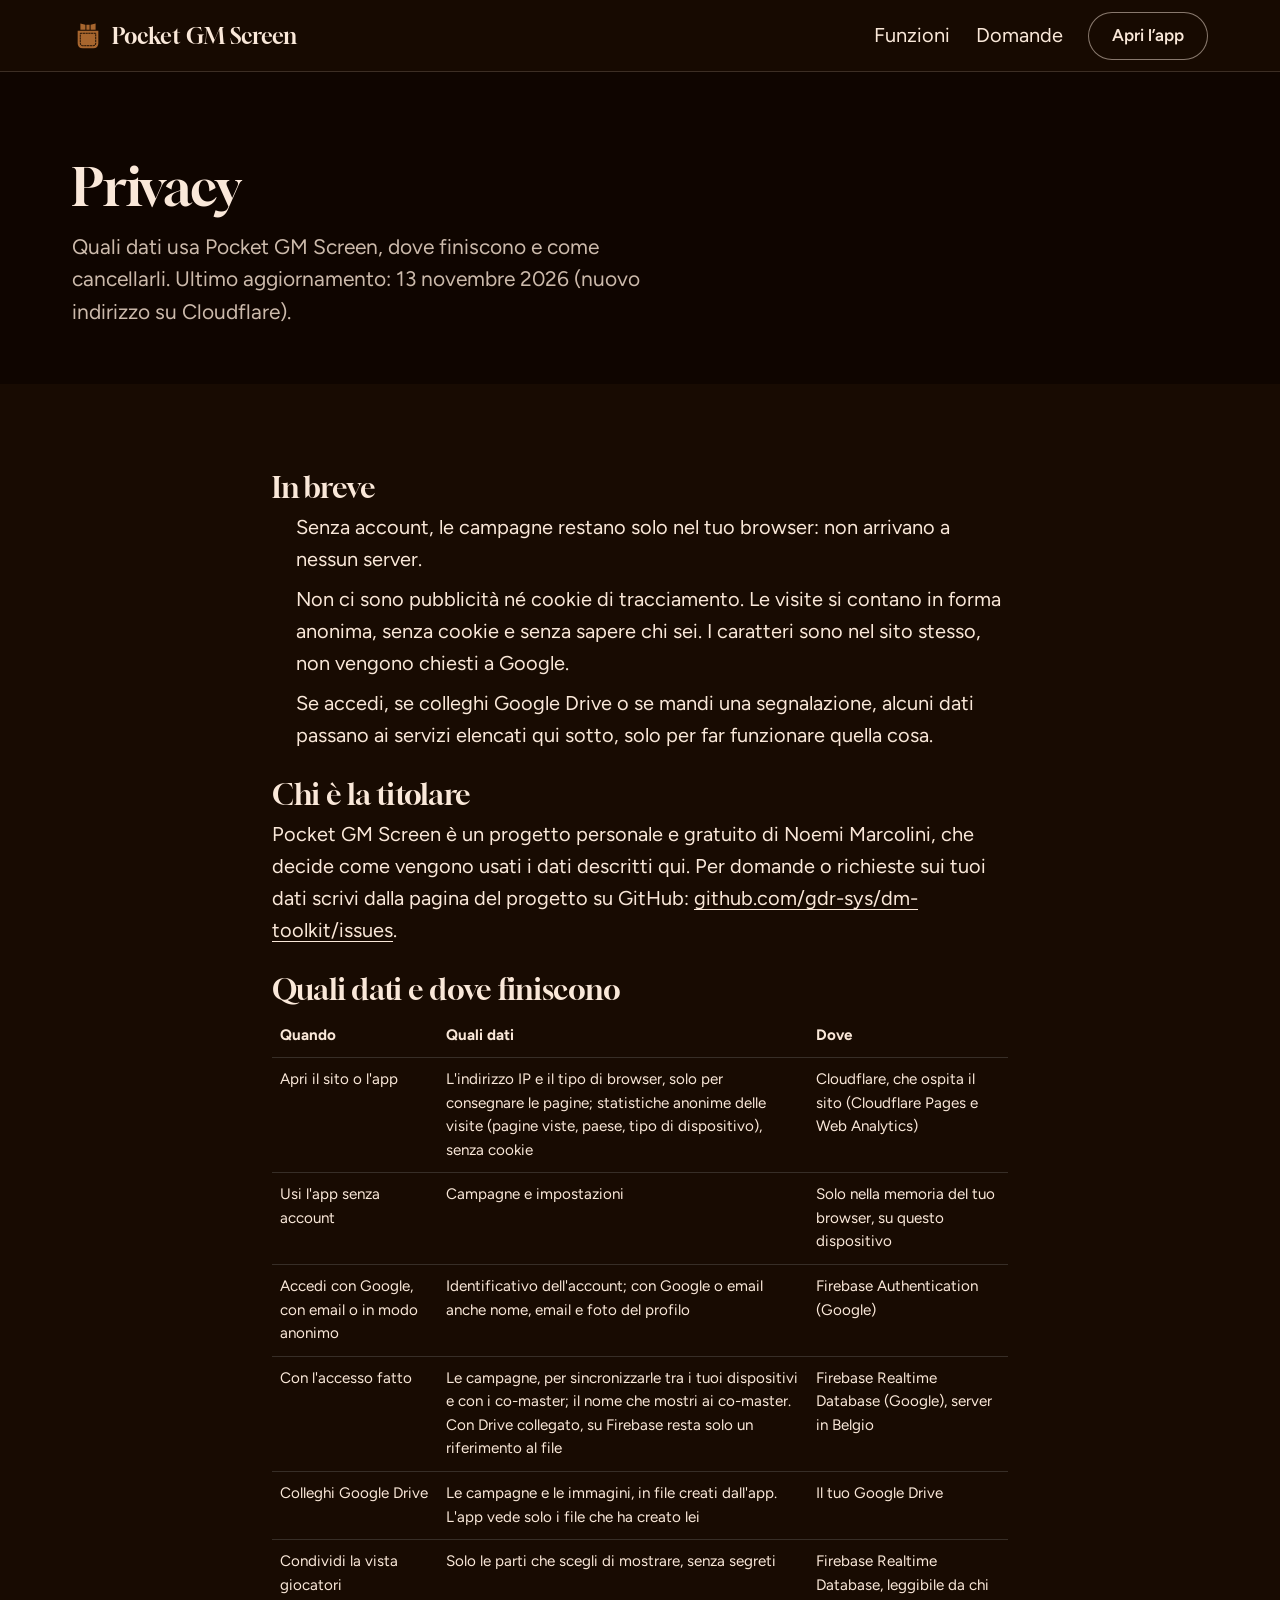
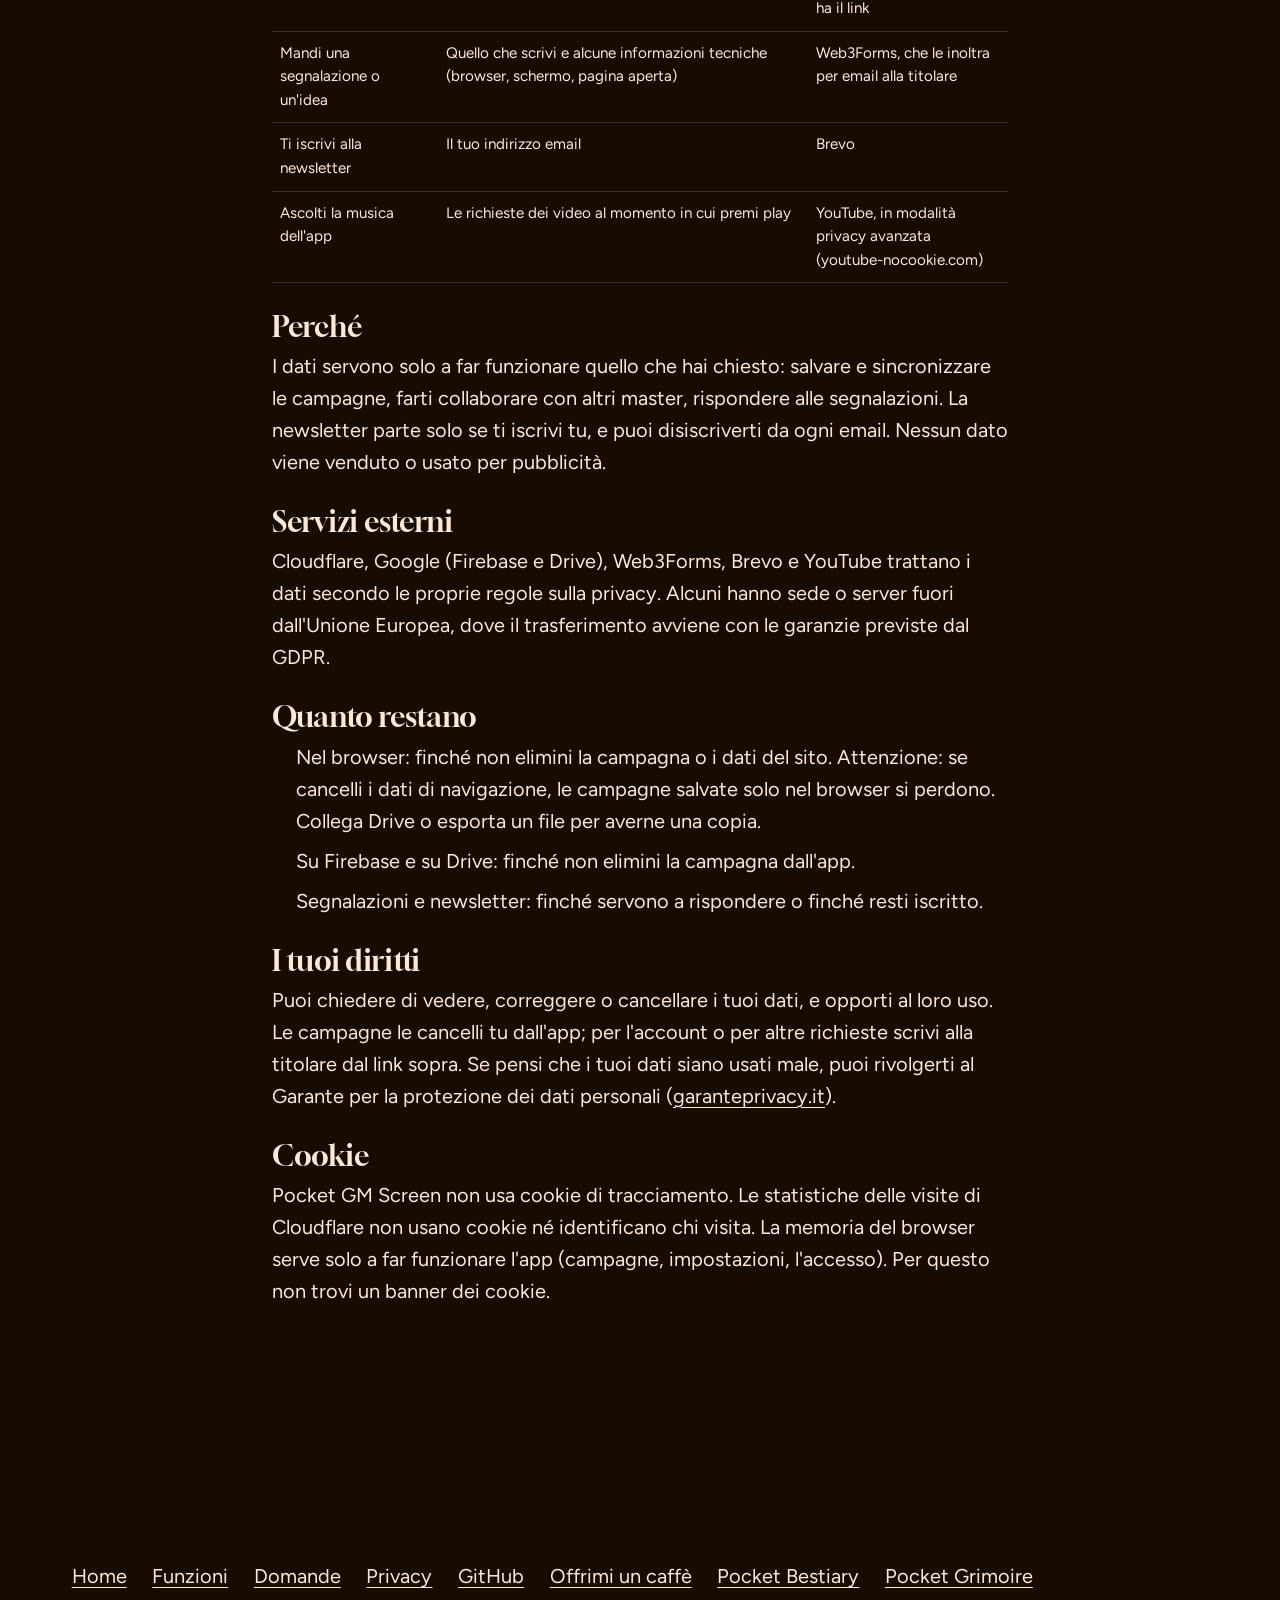
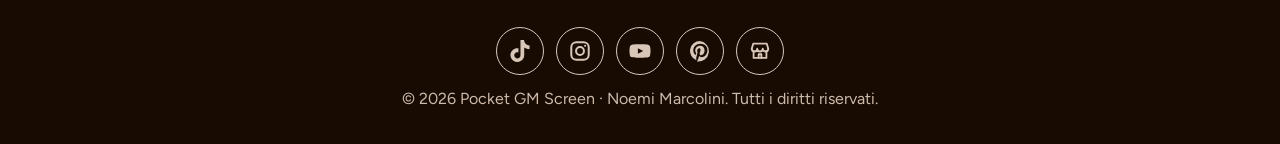
<file: scopri/privacy.html>
<!doctype html>
<!-- Pocket GM Screen (già DM Toolkit) — © 2026 Noemi Marcolini. Tutti i diritti riservati. Vedi LICENSE. -->
<html lang="it">
<head>
<meta charset="utf-8">
<meta name="viewport" content="width=device-width, initial-scale=1">
<title>Privacy di Pocket GM Screen</title>
<meta name="description" content="Quali dati usa Pocket GM Screen, dove finiscono e come cancellarli.">
<meta name="theme-color" content="#0c1f28">
<link rel="icon" type="image/svg+xml" href="../favicon.svg">
<link rel="icon" type="image/png" sizes="32x32" href="../favicon.png">
<link rel="stylesheet" href="../assets/fonts/app.css">
<link rel="stylesheet" href="sito.css">
<style>
  .informativa { max-width: 46rem; display: grid; gap: 28px; padding-bottom: 72px; }
  .informativa h2 { margin: 0 0 8px; font-size: clamp(1.4rem, 3vw, 1.8rem); }
  .informativa p, .informativa li { margin: 0; line-height: 1.6; }
  .informativa ul { margin: 8px 0 0; padding-left: 1.2em; display: grid; gap: 8px; }
  .informativa table { width: 100%; border-collapse: collapse; font-size: .95rem; }
  .informativa th, .informativa td { text-align: left; vertical-align: top; padding: 10px 8px; border-bottom: 1px solid currentColor; border-color: rgba(127,127,127,.3); }
  .tab-scorre { overflow-x: auto; }
</style>
</head>
<body class="pagina">
<a class="salto" href="#contenuto">Vai al contenuto</a>
<header class="nav nav--piena">
  <div class="wrap">
    <a class="marchio" href="index.html"><img src="../icons/simbolo.svg" alt="" width="32" height="32"> <span class="marchio__testo">Pocket GM Screen</span></a>
    <nav aria-label="Menu del sito">
      <a href="funzioni.html">Funzioni</a>
      <a href="domande.html">Domande</a>
      <a class="bott bott--filo" href="../">Apri l’app</a>
    </nav>
  </div>
</header>
<main id="contenuto">
<div class="wrap testa-pagina">
  <h1>Privacy</h1>
  <p class="lead">Quali dati usa Pocket GM Screen, dove finiscono e come cancellarli. Ultimo aggiornamento: 13 novembre 2026 (nuovo indirizzo su Cloudflare).</p>
</div>
<section><div class="wrap informativa">

  <div>
    <h2>In breve</h2>
    <ul>
      <li>Senza account, le campagne restano solo nel tuo browser: non arrivano a nessun server.</li>
      <li>Non ci sono pubblicità né cookie di tracciamento. Le visite si contano in forma anonima, senza cookie e senza sapere chi sei. I caratteri sono nel sito stesso, non vengono chiesti a Google.</li>
      <li>Se accedi, se colleghi Google Drive o se mandi una segnalazione, alcuni dati passano ai servizi elencati qui sotto, solo per far funzionare quella cosa.</li>
    </ul>
  </div>

  <div>
    <h2>Chi è la titolare</h2>
    <p>Pocket GM Screen è un progetto personale e gratuito di Noemi Marcolini, che decide come vengono usati i dati descritti qui. Per domande o richieste sui tuoi dati scrivi dalla pagina del progetto su GitHub: <a href="https://github.com/gdr-sys/dm-toolkit/issues" rel="noopener">github.com/gdr-sys/dm-toolkit/issues</a>.</p>
  </div>

  <div>
    <h2>Quali dati e dove finiscono</h2>
    <div class="tab-scorre"><table>
      <thead><tr><th>Quando</th><th>Quali dati</th><th>Dove</th></tr></thead>
      <tbody>
        <tr><td>Apri il sito o l'app</td><td>L'indirizzo IP e il tipo di browser, solo per consegnare le pagine; statistiche anonime delle visite (pagine viste, paese, tipo di dispositivo), senza cookie</td><td>Cloudflare, che ospita il sito (Cloudflare Pages e Web Analytics)</td></tr>
        <tr><td>Usi l'app senza account</td><td>Campagne e impostazioni</td><td>Solo nella memoria del tuo browser, su questo dispositivo</td></tr>
        <tr><td>Accedi con Google, con email o in modo anonimo</td><td>Identificativo dell'account; con Google o email anche nome, email e foto del profilo</td><td>Firebase Authentication (Google)</td></tr>
        <tr><td>Con l'accesso fatto</td><td>Le campagne, per sincronizzarle tra i tuoi dispositivi e con i co-master; il nome che mostri ai co-master. Con Drive collegato, su Firebase resta solo un riferimento al file</td><td>Firebase Realtime Database (Google), server in Belgio</td></tr>
        <tr><td>Colleghi Google Drive</td><td>Le campagne e le immagini, in file creati dall'app. L'app vede solo i file che ha creato lei</td><td>Il tuo Google Drive</td></tr>
        <tr><td>Condividi la vista giocatori</td><td>Solo le parti che scegli di mostrare, senza segreti</td><td>Firebase Realtime Database, leggibile da chi ha il link</td></tr>
        <tr><td>Mandi una segnalazione o un'idea</td><td>Quello che scrivi e alcune informazioni tecniche (browser, schermo, pagina aperta)</td><td>Web3Forms, che le inoltra per email alla titolare</td></tr>
        <tr><td>Ti iscrivi alla newsletter</td><td>Il tuo indirizzo email</td><td>Brevo</td></tr>
        <tr><td>Ascolti la musica dell'app</td><td>Le richieste dei video al momento in cui premi play</td><td>YouTube, in modalità privacy avanzata (youtube-nocookie.com)</td></tr>
      </tbody>
    </table></div>
  </div>

  <div>
    <h2>Perché</h2>
    <p>I dati servono solo a far funzionare quello che hai chiesto: salvare e sincronizzare le campagne, farti collaborare con altri master, rispondere alle segnalazioni. La newsletter parte solo se ti iscrivi tu, e puoi disiscriverti da ogni email. Nessun dato viene venduto o usato per pubblicità.</p>
  </div>

  <div>
    <h2>Servizi esterni</h2>
    <p>Cloudflare, Google (Firebase e Drive), Web3Forms, Brevo e YouTube trattano i dati secondo le proprie regole sulla privacy. Alcuni hanno sede o server fuori dall'Unione Europea, dove il trasferimento avviene con le garanzie previste dal GDPR.</p>
  </div>

  <div>
    <h2>Quanto restano</h2>
    <ul>
      <li>Nel browser: finché non elimini la campagna o i dati del sito. Attenzione: se cancelli i dati di navigazione, le campagne salvate solo nel browser si perdono. Collega Drive o esporta un file per averne una copia.</li>
      <li>Su Firebase e su Drive: finché non elimini la campagna dall'app.</li>
      <li>Segnalazioni e newsletter: finché servono a rispondere o finché resti iscritto.</li>
    </ul>
  </div>

  <div>
    <h2>I tuoi diritti</h2>
    <p>Puoi chiedere di vedere, correggere o cancellare i tuoi dati, e opporti al loro uso. Le campagne le cancelli tu dall'app; per l'account o per altre richieste scrivi alla titolare dal link sopra. Se pensi che i tuoi dati siano usati male, puoi rivolgerti al Garante per la protezione dei dati personali (<a href="https://www.garanteprivacy.it" rel="noopener">garanteprivacy.it</a>).</p>
  </div>

  <div>
    <h2>Cookie</h2>
    <p>Pocket GM Screen non usa cookie di tracciamento. Le statistiche delle visite di Cloudflare non usano cookie né identificano chi visita. La memoria del browser serve solo a far funzionare l'app (campagne, impostazioni, l'accesso). Per questo non trovi un banner dei cookie.</p>
  </div>

</div></section>
</main>
<footer class="closing">
  <div class="wrap">
    <div class="piede">
      <ul>
        <li><a href="index.html">Home</a></li>
        <li><a href="funzioni.html">Funzioni</a></li>
        <li><a href="domande.html">Domande</a></li>
        <li><a href="privacy.html" aria-current="page">Privacy</a></li>
        <li><a href="https://github.com/gdr-sys/dm-toolkit" rel="noopener">GitHub</a></li>
        <li><a href="https://ko-fi.com/noemimarcolini" rel="noopener">Offrimi un caffè</a></li>
        <li><a href="https://pocket-bestiary.pages.dev/" rel="noopener">Pocket Bestiary</a></li>
        <li><a href="https://pocket-grimoire.pages.dev/" rel="noopener">Pocket Grimoire</a></li>
      </ul>
      <div class="piede__social"><a class="piede__logo" href="https://www.tiktok.com/@nmarc68" target="_blank" rel="noopener" aria-label="Pocket GM Screen su TikTok" title="TikTok"><svg viewBox="0 0 24 24" width="22" height="22" aria-hidden="true"><path fill="currentColor" d="M12.53.02c1.31-.02 2.61-.01 3.91-.02.08 1.53.63 3.09 1.75 4.17 1.12 1.11 2.7 1.62 4.24 1.79v4.03c-1.44-.05-2.89-.35-4.2-.97-.57-.26-1.1-.59-1.62-.93-.01 2.92.01 5.84-.02 8.75-.08 1.4-.54 2.79-1.35 3.94-1.31 1.92-3.58 3.17-5.91 3.21-1.43.08-2.86-.31-4.08-1.03-2.02-1.19-3.44-3.37-3.65-5.71-.02-.5-.03-1-.01-1.49.18-1.9 1.12-3.72 2.58-4.96 1.66-1.44 3.98-2.13 6.15-1.72.02 1.48-.04 2.96-.04 4.44-.99-.32-2.15-.23-3.02.37-.63.41-1.11 1.04-1.36 1.75-.21.51-.15 1.07-.14 1.61.24 1.64 1.82 3.02 3.5 2.87 1.12-.01 2.19-.66 2.77-1.61.19-.33.4-.67.41-1.06.1-1.79.06-3.57.07-5.36.01-4.03-.01-8.05.02-12.07z"/></svg></a><a class="piede__logo" href="https://www.instagram.com/pocketgmscreen/" target="_blank" rel="noopener" aria-label="Pocket GM Screen su Instagram" title="Instagram"><svg viewBox="0 0 24 24" width="22" height="22" aria-hidden="true" fill="none" stroke="currentColor" stroke-width="2.2"><rect x="2.5" y="2.5" width="19" height="19" rx="5.5"/><circle cx="12" cy="12" r="4.3"/><circle cx="17.6" cy="6.4" r="1.1" fill="currentColor" stroke="none"/></svg></a><a class="piede__logo" href="https://www.youtube.com/@pocketgmscreen" target="_blank" rel="noopener" aria-label="Pocket GM Screen su YouTube" title="YouTube"><svg viewBox="0 0 24 24" width="22" height="22" aria-hidden="true"><path fill="currentColor" d="M23 7.2a3 3 0 0 0-2.1-2.1C19 4.6 12 4.6 12 4.6s-7 0-8.9.5A3 3 0 0 0 1 7.2 31 31 0 0 0 .5 12 31 31 0 0 0 1 16.8a3 3 0 0 0 2.1 2.1c1.9.5 8.9.5 8.9.5s7 0 8.9-.5a3 3 0 0 0 2.1-2.1 31 31 0 0 0 .5-4.8 31 31 0 0 0-.5-4.8ZM9.7 15.1V8.9l5.8 3.1-5.8 3.1Z"/></svg></a><a class="piede__logo" href="https://www.pinterest.com/pocketgmscreen/" target="_blank" rel="noopener" aria-label="Pocket GM Screen su Pinterest" title="Pinterest"><svg viewBox="0 0 24 24" width="22" height="22" aria-hidden="true"><path fill="currentColor" d="M12 1a11 11 0 0 0-4 21.2c-.1-.9-.2-2.2 0-3.2l1.3-5.5s-.3-.7-.3-1.7c0-1.6.9-2.8 2.1-2.8 1 0 1.5.7 1.5 1.6 0 1-.6 2.5-1 3.9-.3 1.2.6 2.1 1.7 2.1 2.1 0 3.7-2.2 3.7-5.4 0-2.8-2-4.8-4.9-4.8-3.4 0-5.3 2.5-5.3 5.1 0 1 .4 2.1.9 2.7.1.1.1.2.1.4l-.3 1.4c0 .2-.2.3-.4.2-1.5-.7-2.4-2.9-2.4-4.7 0-3.8 2.8-7.3 8-7.3 4.2 0 7.4 3 7.4 7 0 4.1-2.6 7.5-6.3 7.5-1.2 0-2.4-.6-2.8-1.4l-.8 2.9c-.3 1.1-1 2.4-1.5 3.2A11 11 0 1 0 12 1Z"/></svg></a><a class="piede__logo" href="https://gdr-sys.itch.io/pocket-gm-screen" target="_blank" rel="noopener" aria-label="Pocket GM Screen su itch.io" title="itch.io"><svg viewBox="0 0 24 24" width="22" height="22" aria-hidden="true" fill="none" stroke="currentColor" stroke-width="2" stroke-linejoin="round" stroke-linecap="round"><path d="M3 9.5 4.6 4h14.8L21 9.5"/><path d="M3 9.5a3 3 0 0 0 6 0 3 3 0 0 0 6 0 3 3 0 0 0 6 0"/><path d="M5 12v7.5h14V12"/><path d="M10.5 19.5v-4h3v4"/></svg></a></div>
      <p class="piede__firma">© 2026 Pocket GM Screen · Noemi Marcolini. Tutti i diritti riservati.</p>
    </div>
  </div>
</footer>
<script src="sito.js"></script>
<!-- Statistiche anonime senza cookie (Cloudflare Web Analytics), solo sul nuovo indirizzo -->
<script>
  if (location.hostname === 'pocketgmscreen.pages.dev') {
    var s = document.createElement('script'); s.defer = true; s.src = 'https://static.cloudflareinsights.com/beacon.min.js';
    s.setAttribute('data-cf-beacon', '{"token": "e558105b69b443d195298f153cfbf6d8"}'); document.head.appendChild(s);
  }
</script>
</body>
</html>
</file>
<file: assets/fonts/app.css>
/* Font in locale, scaricati da Google Fonts (licenza SIL Open Font License). Rigenerati con lo script font-locali. */
/* latin-ext */
@font-face {
  font-family: 'Figtree';
  font-style: italic;
  font-weight: 400;
  font-display: swap;
  src: url(figtree-400i-latin-ext-6bec9b.woff2) format('woff2');
  unicode-range: U+0100-02BA, U+02BD-02C5, U+02C7-02CC, U+02CE-02D7, U+02DD-02FF, U+0304, U+0308, U+0329, U+1D00-1DBF, U+1E00-1E9F, U+1EF2-1EFF, U+2020, U+20A0-20AB, U+20AD-20C4, U+2113, U+2C60-2C7F, U+A720-A7FF;
}
/* latin */
@font-face {
  font-family: 'Figtree';
  font-style: italic;
  font-weight: 400;
  font-display: swap;
  src: url(figtree-400i-latin-e8e776.woff2) format('woff2');
  unicode-range: U+0000-00FF, U+0131, U+0152-0153, U+02BB-02BC, U+02C6, U+02DA, U+02DC, U+0304, U+0308, U+0329, U+2000-206F, U+20AC, U+2122, U+2191, U+2193, U+2212, U+2215, U+FEFF, U+FFFD;
}
/* latin-ext */
@font-face {
  font-family: 'Figtree';
  font-style: normal;
  font-weight: 400;
  font-display: swap;
  src: url(figtree-400-latin-ext-467cc9.woff2) format('woff2');
  unicode-range: U+0100-02BA, U+02BD-02C5, U+02C7-02CC, U+02CE-02D7, U+02DD-02FF, U+0304, U+0308, U+0329, U+1D00-1DBF, U+1E00-1E9F, U+1EF2-1EFF, U+2020, U+20A0-20AB, U+20AD-20C4, U+2113, U+2C60-2C7F, U+A720-A7FF;
}
/* latin */
@font-face {
  font-family: 'Figtree';
  font-style: normal;
  font-weight: 400;
  font-display: swap;
  src: url(figtree-400-latin-3c512d.woff2) format('woff2');
  unicode-range: U+0000-00FF, U+0131, U+0152-0153, U+02BB-02BC, U+02C6, U+02DA, U+02DC, U+0304, U+0308, U+0329, U+2000-206F, U+20AC, U+2122, U+2191, U+2193, U+2212, U+2215, U+FEFF, U+FFFD;
}
/* latin-ext */
@font-face {
  font-family: 'Figtree';
  font-style: normal;
  font-weight: 500;
  font-display: swap;
  src: url(figtree-400-latin-ext-467cc9.woff2) format('woff2');
  unicode-range: U+0100-02BA, U+02BD-02C5, U+02C7-02CC, U+02CE-02D7, U+02DD-02FF, U+0304, U+0308, U+0329, U+1D00-1DBF, U+1E00-1E9F, U+1EF2-1EFF, U+2020, U+20A0-20AB, U+20AD-20C4, U+2113, U+2C60-2C7F, U+A720-A7FF;
}
/* latin */
@font-face {
  font-family: 'Figtree';
  font-style: normal;
  font-weight: 500;
  font-display: swap;
  src: url(figtree-400-latin-3c512d.woff2) format('woff2');
  unicode-range: U+0000-00FF, U+0131, U+0152-0153, U+02BB-02BC, U+02C6, U+02DA, U+02DC, U+0304, U+0308, U+0329, U+2000-206F, U+20AC, U+2122, U+2191, U+2193, U+2212, U+2215, U+FEFF, U+FFFD;
}
/* latin-ext */
@font-face {
  font-family: 'Figtree';
  font-style: normal;
  font-weight: 600;
  font-display: swap;
  src: url(figtree-400-latin-ext-467cc9.woff2) format('woff2');
  unicode-range: U+0100-02BA, U+02BD-02C5, U+02C7-02CC, U+02CE-02D7, U+02DD-02FF, U+0304, U+0308, U+0329, U+1D00-1DBF, U+1E00-1E9F, U+1EF2-1EFF, U+2020, U+20A0-20AB, U+20AD-20C4, U+2113, U+2C60-2C7F, U+A720-A7FF;
}
/* latin */
@font-face {
  font-family: 'Figtree';
  font-style: normal;
  font-weight: 600;
  font-display: swap;
  src: url(figtree-400-latin-3c512d.woff2) format('woff2');
  unicode-range: U+0000-00FF, U+0131, U+0152-0153, U+02BB-02BC, U+02C6, U+02DA, U+02DC, U+0304, U+0308, U+0329, U+2000-206F, U+20AC, U+2122, U+2191, U+2193, U+2212, U+2215, U+FEFF, U+FFFD;
}
/* latin-ext */
@font-face {
  font-family: 'Figtree';
  font-style: normal;
  font-weight: 700;
  font-display: swap;
  src: url(figtree-400-latin-ext-467cc9.woff2) format('woff2');
  unicode-range: U+0100-02BA, U+02BD-02C5, U+02C7-02CC, U+02CE-02D7, U+02DD-02FF, U+0304, U+0308, U+0329, U+1D00-1DBF, U+1E00-1E9F, U+1EF2-1EFF, U+2020, U+20A0-20AB, U+20AD-20C4, U+2113, U+2C60-2C7F, U+A720-A7FF;
}
/* latin */
@font-face {
  font-family: 'Figtree';
  font-style: normal;
  font-weight: 700;
  font-display: swap;
  src: url(figtree-400-latin-3c512d.woff2) format('woff2');
  unicode-range: U+0000-00FF, U+0131, U+0152-0153, U+02BB-02BC, U+02C6, U+02DA, U+02DC, U+0304, U+0308, U+0329, U+2000-206F, U+20AC, U+2122, U+2191, U+2193, U+2212, U+2215, U+FEFF, U+FFFD;
}
/* latin-ext */
@font-face {
  font-family: 'Gloock';
  font-style: normal;
  font-weight: 400;
  font-display: swap;
  src: url(gloock-400-latin-ext-2fbf99.woff2) format('woff2');
  unicode-range: U+0100-02BA, U+02BD-02C5, U+02C7-02CC, U+02CE-02D7, U+02DD-02FF, U+0304, U+0308, U+0329, U+1D00-1DBF, U+1E00-1E9F, U+1EF2-1EFF, U+2020, U+20A0-20AB, U+20AD-20C4, U+2113, U+2C60-2C7F, U+A720-A7FF;
}
/* latin */
@font-face {
  font-family: 'Gloock';
  font-style: normal;
  font-weight: 400;
  font-display: swap;
  src: url(gloock-400-latin-d8b731.woff2) format('woff2');
  unicode-range: U+0000-00FF, U+0131, U+0152-0153, U+02BB-02BC, U+02C6, U+02DA, U+02DC, U+0304, U+0308, U+0329, U+2000-206F, U+20AC, U+2122, U+2191, U+2193, U+2212, U+2215, U+FEFF, U+FFFD;
}
/* latin-ext */
@font-face {
  font-family: 'JetBrains Mono';
  font-style: normal;
  font-weight: 400;
  font-display: swap;
  src: url(jetbrains-mono-400-latin-ext-c8b23d.woff2) format('woff2');
  unicode-range: U+0100-02BA, U+02BD-02C5, U+02C7-02CC, U+02CE-02D7, U+02DD-02FF, U+0304, U+0308, U+0329, U+1D00-1DBF, U+1E00-1E9F, U+1EF2-1EFF, U+2020, U+20A0-20AB, U+20AD-20C4, U+2113, U+2C60-2C7F, U+A720-A7FF;
}
/* latin */
@font-face {
  font-family: 'JetBrains Mono';
  font-style: normal;
  font-weight: 400;
  font-display: swap;
  src: url(jetbrains-mono-400-latin-0a7197.woff2) format('woff2');
  unicode-range: U+0000-00FF, U+0131, U+0152-0153, U+02BB-02BC, U+02C6, U+02DA, U+02DC, U+0304, U+0308, U+0329, U+2000-206F, U+20AC, U+2122, U+2191, U+2193, U+2212, U+2215, U+FEFF, U+FFFD;
}
/* latin-ext */
@font-face {
  font-family: 'JetBrains Mono';
  font-style: normal;
  font-weight: 500;
  font-display: swap;
  src: url(jetbrains-mono-400-latin-ext-c8b23d.woff2) format('woff2');
  unicode-range: U+0100-02BA, U+02BD-02C5, U+02C7-02CC, U+02CE-02D7, U+02DD-02FF, U+0304, U+0308, U+0329, U+1D00-1DBF, U+1E00-1E9F, U+1EF2-1EFF, U+2020, U+20A0-20AB, U+20AD-20C4, U+2113, U+2C60-2C7F, U+A720-A7FF;
}
/* latin */
@font-face {
  font-family: 'JetBrains Mono';
  font-style: normal;
  font-weight: 500;
  font-display: swap;
  src: url(jetbrains-mono-400-latin-0a7197.woff2) format('woff2');
  unicode-range: U+0000-00FF, U+0131, U+0152-0153, U+02BB-02BC, U+02C6, U+02DA, U+02DC, U+0304, U+0308, U+0329, U+2000-206F, U+20AC, U+2122, U+2191, U+2193, U+2212, U+2215, U+FEFF, U+FFFD;
}
</file>
<file: scopri/sito.css>
/* Pocket GM Screen (già DM Toolkit) — © 2026 Noemi Marcolini. Tutti i diritti riservati. Vedi LICENSE. */
/* Pocket GM Screen: sito di presentazione. Stessi colori, caratteri e forme dell'app (tavolozza cuoio,
   tema scuro, Gloock e Figtree, angoli tondi): passando dal sito all'app sembra lo stesso posto. */
:root {
  /* Stessi colori dell'app: tavolozza cuoio, tema scuro (css/scena.css, --h 62, --ha 75, --k 1.4, --ca .12) */
  --stanza: oklch(13% .028 62);
  --fondo: oklch(16.5% .032 62);
  --petrolio: oklch(19% .036 62);
  --foglio: oklch(22% .042 62);
  --carta: oklch(94% .028 62);
  --nebbia: oklch(80% .03 62);
  --ambra: oklch(74% .12 75);
  --ambra-forte: oklch(81% .12 75);
  --inchiostro: oklch(17% .03 75);
  --cinabro: #d9533f;
  --filo: color-mix(in oklch, var(--carta) 16%, transparent);
  --display: 'Gloock', Georgia, 'Times New Roman', serif;
  --testo: 'Figtree', system-ui, -apple-system, 'Segoe UI', sans-serif;
  --raggio: 20px;
  --gut: clamp(24px, 5.6vw, 80px);
  --testata: 72px;
  --curva: cubic-bezier(.16, 1, .3, 1);
  --luce-foglio: 0 30px 80px -24px color-mix(in oklch, var(--ambra) 30%, transparent), 0 12px 28px -12px #000c;
  --pin: url("data:image/svg+xml,%3Csvg xmlns='http://www.w3.org/2000/svg' viewBox='0 0 44 44'%3E%3Cpath fill='%23d9533f' d='M22 42S8 27 8 16a14 14 0 1 1 28 0c0 11-14 26-14 26Z'/%3E%3Ccircle cx='22' cy='16' r='5' fill='%23f2ecd8'/%3E%3C/svg%3E");
  color-scheme: dark;
}
*, *::before, *::after { box-sizing: border-box; }
html { background: var(--stanza); -webkit-text-size-adjust: 100%; scrollbar-color: color-mix(in oklch, var(--carta) 28%, transparent) var(--fondo); }
body { margin: 0; background: var(--stanza); color: var(--carta); font: 400 1.25rem/1.55 var(--testo); }
img, svg { display: block; max-width: 100%; }
::selection { background: var(--ambra); color: var(--inchiostro); }
:focus-visible { outline: 3px solid var(--ambra-forte); outline-offset: 3px; border-radius: 3px; }
a { color: inherit; text-underline-offset: .2em; text-decoration-thickness: 1px; }
h1, h2, h3 { margin: 0; font-family: var(--display); font-weight: 400; letter-spacing: -.01em; text-wrap: balance; }
h1 { font-size: clamp(2.5rem, 4.1vw, 4rem); line-height: 1.04; letter-spacing: -.015em; }
h2 { font-size: clamp(2rem, 3.2vw, 3rem); line-height: 1.08; letter-spacing: -.01em; }
h3 { font-size: clamp(1.25rem, 1.6vw, 1.5rem); line-height: 1.2; }
p { margin: 0; }
ul { margin: 0; padding: 0; list-style: none; }
.wrap { width: min(100% - 2 * var(--gut), 1280px); margin-inline: auto; position: relative; z-index: 1; }
.lead { color: var(--nebbia); max-width: 36rem; font-size: 1.3125rem; }
.salto { position: absolute; left: 12px; top: -80px; z-index: 30; padding: .6em 1em; background: var(--ambra); color: var(--inchiostro); border-radius: 4px; }
.salto:focus { top: 12px; }

/* Pulsanti: stessa misura, uno pieno e uno a filo */
.azioni { display: flex; flex-wrap: wrap; gap: 12px; }
.bott { display: inline-flex; align-items: center; justify-content: center; gap: .55em; min-height: 48px; padding: .55em 1.35em; border: 1px solid transparent; border-radius: 999px; font: 600 1.0625rem/1.15 var(--testo); text-align: center; text-decoration: none; cursor: pointer; transition: background-color .18s, border-color .18s, transform .18s var(--curva), color .18s; }
.bott:active { transform: translateY(1px) scale(.985); }
.bott--piena { background: var(--ambra); color: var(--inchiostro); }
.bott--piena:hover { background: var(--ambra-forte); }
.bott--filo { background: color-mix(in oklch, var(--fondo) 85%, transparent); color: var(--carta); border-color: color-mix(in oklch, var(--carta) 50%, transparent); }
.bott--filo:hover { border-color: var(--carta); background: color-mix(in oklch, var(--carta) 8%, transparent); }
.bott[disabled] { opacity: .65; cursor: progress; }

/* Testata */
.nav { position: fixed; inset: 0 0 auto; z-index: 20; height: var(--testata); display: flex; align-items: center; transition: background-color .25s, border-color .25s; border-bottom: 1px solid transparent; }
.nav::before { content: ''; position: absolute; inset: 0 0 -40px; z-index: -1; background: linear-gradient(color-mix(in oklch, var(--fondo) 88%, transparent), transparent); pointer-events: none; transition: opacity .25s; }
.nav[data-staccata]::before, .nav--piena::before { opacity: 0; }
.nav[data-staccata], .nav--piena { background: color-mix(in oklch, var(--fondo) 96%, transparent); border-bottom-color: var(--filo); }
.nav .wrap { display: flex; align-items: center; justify-content: space-between; gap: 16px; }
.marchio { display: inline-flex; align-items: center; gap: .55rem; font: 400 1.375rem var(--display); text-decoration: none; }
.marchio img { width: 32px; height: 32px; }
.nav nav { display: flex; align-items: center; gap: clamp(.75rem, 2vw, 1.75rem); }
.nav nav a:not(.bott) { display: inline-flex; align-items: center; min-height: 44px; text-decoration: none; color: var(--carta); background: linear-gradient(var(--ambra), var(--ambra)) 0 calc(100% - 8px) / 0 2px no-repeat; transition: background-size .25s var(--curva); }
.nav nav a:not(.bott):hover, .nav nav a[aria-current] { background-size: 100% 2px; }

/* Sezioni: una per schermo */
main > section, footer.closing { position: relative; min-height: 100svh; padding: clamp(96px, 13.3svh, 120px) 0 clamp(48px, 8svh, 72px); }
.fondo { background: radial-gradient(ellipse 60% 62% at 66% 62%, color-mix(in oklch, var(--ambra) 7%, transparent), transparent 72%), var(--fondo); }
.discesa:not(.fondo) { background: radial-gradient(ellipse 60% 62% at 66% 62%, color-mix(in oklch, var(--ambra) 7%, transparent), transparent 72%), var(--stanza); }
.petrolio { background: var(--petrolio); }
.stanza { background: radial-gradient(ellipse 60% 62% at 66% 62%, color-mix(in oklch, var(--ambra) 7%, transparent), transparent 72%), var(--stanza); }
.due { display: grid; grid-template-columns: minmax(0, 4fr) minmax(0, 8fr); gap: clamp(28px, 4vw, 56px); align-items: start; }
.due > :first-child > h2 + p { margin-top: 16px; }

/* Apertura: l'app accesa sul tavolo, la mappa e' solo l'ambiente */
.hero { min-height: 100svh; padding: 0 !important; overflow: hidden; display: flex; align-items: center; }
.tavolo { position: absolute; inset: 0; overflow: hidden; background: var(--stanza); }
.tavolo::after { content: ''; position: absolute; inset: 0; background: linear-gradient(90deg, color-mix(in oklch, var(--stanza) 96%, transparent) 0%, color-mix(in oklch, var(--stanza) 90%, transparent) 38%, color-mix(in oklch, var(--stanza) 60%, transparent) 70%, color-mix(in oklch, var(--stanza) 40%, transparent) 100%), linear-gradient(color-mix(in oklch, var(--fondo) 95%, transparent), color-mix(in oklch, var(--stanza) 0%, transparent) 24%, color-mix(in oklch, var(--stanza) 25%, transparent) 70%, var(--stanza)); }
.tavolo__foglio { position: absolute; right: -6%; top: 50%; width: max(110vw, 150svh); aspect-ratio: 1.4; transform: translateY(-50%); }
.tavolo__base { width: 100%; height: 100%; object-fit: cover; filter: sepia(.75) saturate(.8) hue-rotate(-8deg) brightness(.9); }
.hero__griglia { display: grid; grid-template-columns: minmax(0, 5fr) minmax(0, 7fr); gap: clamp(28px, 4vw, 56px); align-items: center; padding: calc(var(--testata) + 24px) 0 32px; }
.hero__testo .lead { margin-top: 20px; }
.hero__testo .azioni { margin-top: 28px; }
.hero__testo .azioni .bott { flex: 1 1 100%; }
.fatti { display: flex; flex-wrap: wrap; gap: 6px 20px; margin-top: 22px; color: var(--nebbia); font-size: 1.0625rem; }
.fatti li { display: inline-flex; align-items: center; gap: .45em; }
.fatti svg { width: 15px; height: 15px; color: var(--ambra); flex: none; }
.hero__app img { width: 100%; height: auto; border-radius: 16px; border: 1px solid color-mix(in oklch, var(--carta) 30%, transparent); box-shadow: var(--luce-foglio); animation: accendi .9s var(--curva) both; }
@keyframes accendi { from { opacity: 0; transform: translateY(14px); } to { opacity: 1; transform: none; } }
.banco { margin-top: 18px; display: grid; gap: 10px; justify-items: start; }
.banco__stato { color: var(--nebbia); font-size: 1.0625rem; }
.banco__stato.errore { color: #ffb4a6; }
.banco__stato code { font: 500 .9375rem var(--testo); font-variant-numeric: tabular-nums; color: var(--ambra-forte); }
.lastra__nuovo { position: absolute; inset: 0; z-index: 1; }
.lastra__nuovo svg { width: 100%; height: 100%; }

/* Passi e segnaposto */
.tappe { margin-top: 24px; display: grid; gap: 4px; }
.tappa { display: block; width: 100%; padding: 12px 14px 12px 44px; background: none; border: 1px solid transparent; border-radius: 14px; color: var(--nebbia); text-align: left; font: inherit; cursor: pointer; transition: background-color .18s, border-color .18s, color .18s; }
.tappa strong { display: block; font: 400 1.3125rem/1.2 var(--display); color: var(--carta); }
.tappa span { display: block; font-size: 1.125rem; line-height: 1.4; margin-top: 2px; }
.tappa:hover { background: color-mix(in oklch, var(--carta) 6%, transparent); }
.tappa[aria-selected="true"] { background: var(--pin) 12px 14px / 22px 22px no-repeat, var(--foglio); border-color: var(--filo); }
.tappa[aria-selected="true"] strong { color: var(--ambra-forte); }
.lastra { position: relative; aspect-ratio: var(--r, 1.4); overflow: hidden; border-radius: var(--raggio); border: 1px solid var(--filo); background: var(--stanza); box-shadow: var(--luce-foglio); }
.lastra__strato { position: absolute; inset: 0; width: 100%; height: 100%; object-fit: cover; object-position: top left; opacity: 0; visibility: hidden; transform: scale(.94); transition: transform .8s var(--curva), opacity .5s ease, visibility 0s .8s; }
.lastra__strato[data-stato="attivo"] { opacity: 1; visibility: visible; transform: none; transition: transform .8s var(--curva), opacity .5s ease .12s; }
.lastra__strato[data-stato="sopra"] { opacity: 0; transform: scale(5); }
.segno { position: absolute; z-index: 2; left: var(--x); top: var(--y); transform: translate(-22px, -44px); display: inline-flex; align-items: center; gap: 6px; min-height: 44px; padding: 0 12px 0 0; background: none; border: 0; color: var(--inchiostro); font: 500 1rem var(--testo); cursor: pointer; }
.segno svg { width: 44px; height: 44px; flex: none; color: var(--cinabro); filter: drop-shadow(0 3px 4px #000a); transition: transform .2s var(--curva); transform-origin: 50% 100%; }
.segno:hover svg { transform: translateY(-3px); }
.segno::after { content: ''; position: absolute; inset: -4px; }
.segno--sx { flex-direction: row-reverse; padding: 0 0 0 12px; transform: translate(calc(-100% + 22px), -44px); }
.segno span { padding: .32em .75em; background: var(--ambra); border-radius: 999px; white-space: nowrap; box-shadow: 0 4px 10px #0008; transition: background-color .18s; }
.segno:hover span { background: var(--ambra-forte); }
.segno[hidden] { display: none; }

/* Testa a due colonne delle sezioni larghe */
.testa-due { display: grid; grid-template-columns: minmax(0, 1fr) minmax(0, 1fr); column-gap: 24px; align-items: start; }
.testa-due h2 { max-width: 13em; }
.testa-due .bott { margin-top: 14px; }

/* Scrittoio */
.tavolino { display: grid; grid-template-columns: repeat(3, minmax(0, 1fr)); gap: 24px; margin-top: 32px; align-items: start; }
.tavolino > * { min-width: 0; }
.tavolino img, .stemma { width: 100%; height: min(58svh, 530px); }
.tavolino img { object-fit: contain; }
.stemma { display: flex; align-items: center; justify-content: center; }
.stemma svg { width: 100%; height: 100%; }

/* Segreti */
.nota { margin-top: 32px; padding: clamp(20px, 2.6vw, 32px); background: var(--foglio); border: 1px solid var(--filo); border-radius: var(--raggio); box-shadow: var(--luce-foglio); font-size: 1.3125rem; }
.nota__testa { display: flex; flex-wrap: wrap; align-items: center; justify-content: space-between; gap: 12px; margin-bottom: 16px; }
.nota h3 { font-size: clamp(1.5rem, 2.2vw, 2rem); }
.interruttore { display: inline-flex; padding: 3px; border: 1px solid var(--filo); border-radius: 999px; }
.interruttore button { min-height: 44px; padding: 0 1em; background: none; border: 0; border-radius: 999px; color: var(--nebbia); font: 500 1rem var(--testo); cursor: pointer; transition: background-color .18s, color .18s; }
.interruttore button:hover { color: var(--carta); }
.interruttore button[aria-pressed="true"] { background: var(--ambra); color: var(--inchiostro); }
.nota__dm { margin-bottom: 14px; }
.nota__segreto { display: grid; grid-template-rows: 1fr; transition: grid-template-rows .4s var(--curva), opacity .25s, margin .4s var(--curva); margin-top: 16px; }
.nota__segreto > div { overflow: hidden; min-height: 0; }
.nota__segreto strong { display: block; margin-bottom: 4px; color: #ffb4a6; font-weight: 500; }
.nota__riquadro { padding: 14px 16px; background: color-mix(in oklch, var(--cinabro) 12%, transparent); border: 1px solid color-mix(in oklch, var(--cinabro) 50%, transparent); border-radius: 12px; }
.nota[data-vista="giocatori"] .nota__segreto { grid-template-rows: 0fr; opacity: 0; margin-top: 0; visibility: hidden; }
@media (min-width: 1024px) and (min-height: 760px) {
  #segreti > .wrap { display: flex; flex-direction: column; justify-content: space-between; min-height: calc(100svh - clamp(96px, 13.3svh, 120px) - clamp(48px, 8svh, 72px)); }
  #segreti .nota { font-size: 1.4375rem; padding: clamp(28px, 3vw, 40px); }
  #segreti .nota h3 { font-size: 2.25rem; }
  #segreti .testa-due, #segreti .nota, #segreti .garanzie { margin-top: 0; }
}
.garanzie { display: grid; grid-template-columns: repeat(3, minmax(0, 1fr)); gap: 24px; margin-top: 32px; color: var(--nebbia); }
.garanzie strong { display: block; font: 400 1.3125rem/1.25 var(--display); color: var(--carta); margin-bottom: 4px; }

/* Chiusura e piede */
footer.closing { display: flex; background: var(--fondo); overflow: hidden; }
footer.closing > .wrap { display: flex; flex-direction: column; justify-content: space-between; gap: 48px; }
.chiusura { display: grid; grid-template-columns: minmax(0, 7fr) minmax(0, 5fr); gap: clamp(28px, 4vw, 56px); align-items: center; }
.chiusura__foglio { position: relative; }
.chiusura__foglio img { width: 100%; height: auto; border-radius: var(--raggio); border: 1px solid var(--filo); box-shadow: var(--luce-foglio); }
.chiusura__foglio svg { position: absolute; left: 39.1%; top: 76%; width: 44px; height: 44px; transform: translate(-22px, -44px); color: var(--cinabro); filter: drop-shadow(0 3px 4px #000a); }
.chiusura h2 { font-size: clamp(2.25rem, 4vw, 3.75rem); line-height: 1.05; }
.chiusura p { margin-top: 18px; max-width: 38rem; color: var(--nebbia); font-size: 1.3125rem; }
.chiusura .azioni { margin-top: 28px; }
.chiusura .azioni .bott { flex: 0 1 19rem; }
.piede ul { display: flex; flex-wrap: wrap; gap: 0 1.6rem; }
.piede li a { display: inline-flex; align-items: center; min-height: 44px; }
.piede li a:hover { color: var(--ambra-forte); }
.piede p { margin-top: 10px; color: var(--nebbia); font-size: 1rem; max-width: 62rem; }

/* Pagine interne */
.testa-pagina { padding-top: calc(var(--testata) + clamp(40px, 8vw, 88px)); padding-bottom: clamp(32px, 5vw, 56px); }
.testa-pagina p { margin-top: 16px; }
.indice { display: flex; flex-wrap: wrap; gap: 0 1.5rem; margin-top: 20px; }
.indice a { display: inline-flex; align-items: center; min-height: 44px; color: var(--carta); }
.indice a:hover { color: var(--ambra-forte); }
.pagina main > section { min-height: 0; padding: clamp(48px, 7vw, 88px) 0; scroll-margin-top: var(--testata); }
.pagina main > section:nth-of-type(odd) { background: var(--fondo); }
.funzione { display: grid; grid-template-columns: minmax(0, 5fr) minmax(0, 7fr); gap: clamp(24px, 4vw, 56px); align-items: start; }
.funzione > div > p { margin-top: 12px; color: var(--nebbia); }
.funzione ul { margin-top: 16px; }
.funzione li { padding: 11px 0; border-top: 1px solid var(--filo); color: var(--nebbia); }
.funzione li strong { color: var(--carta); font-weight: 500; }
.funzione code { font: 500 .95em var(--testo); color: var(--ambra-forte); }
.funzione figure { margin: 0; }
.funzione figure img { width: 100%; height: auto; border-radius: 16px; border: 1px solid color-mix(in oklch, var(--carta) 30%, transparent); box-shadow: var(--luce-foglio); }
.domande { display: grid; grid-template-columns: repeat(2, minmax(0, 1fr)); gap: 0 clamp(24px, 4vw, 56px); }
.domande details { border-top: 1px solid var(--filo); }
.domande summary { display: flex; justify-content: space-between; align-items: center; gap: 16px; min-height: 60px; padding: 12px 0; font: 400 1.3125rem/1.25 var(--display); cursor: pointer; list-style: none; }
.domande summary::-webkit-details-marker { display: none; }
.domande summary:hover { color: var(--ambra-forte); }
.domande summary svg { width: 18px; height: 18px; flex: none; color: var(--ambra); transition: transform .25s var(--curva); }
.domande details[open] summary svg { transform: rotate(45deg); }
.pagina .chiusura { display: block; }
.domande details p { padding: 0 0 18px; color: var(--nebbia); max-width: 38rem; }
.pagina footer.closing { min-height: 0; padding: clamp(48px, 7vw, 88px) 0 32px; }

/* Portatile basso e tablet */
@media (max-width: 1180px) {
  h1 { font-size: clamp(2.375rem, 4.4vw, 3.25rem); }
}
@media (max-width: 1023px) {
  main > section:not(.hero), footer.closing { min-height: 0; padding: 72px 0; }
  footer.closing > .wrap { gap: 56px; }
  .tavolo::after { background: linear-gradient(color-mix(in oklch, var(--fondo) 96%, transparent) 0%, color-mix(in oklch, var(--stanza) 90%, transparent) 45%, color-mix(in oklch, var(--stanza) 80%, transparent) 100%); }
  .tappa { display: flex; flex-direction: column; justify-content: flex-start; }
  .due, .funzione, .testa-due, .chiusura { grid-template-columns: minmax(0, 1fr); }
  .chiusura__foglio { max-width: 34rem; }
  .testa-due .lead { margin-top: 14px; }
  .tavolino img, .stemma { height: auto; }
  .stemma svg { height: auto; }
  .hero__griglia { grid-template-columns: minmax(0, 1fr); padding: calc(var(--testata) + 20px) 0 40px; gap: 28px; }
  .hero__testo .azioni .bott { flex: 1 1 15rem; }
  h1 { font-size: clamp(2.375rem, 7vw, 3.75rem); }
  .hero__testo .lead { font-size: 1.4375rem; max-width: none; }
  .tappe { grid-template-columns: repeat(3, minmax(0, 1fr)); }
  .lead { max-width: 42rem; }
  .domande { grid-template-columns: minmax(0, 1fr); }
}
@media (max-width: 639px) {
  body { font-size: 1.1875rem; }
  h1 { font-size: 2.375rem; }
  .marchio__testo { position: absolute; width: 1px; height: 1px; overflow: hidden; clip-path: inset(50%); white-space: nowrap; }
  .nav nav { gap: .9rem; }
  .nav nav .bott { padding-inline: .8em; }
  .hero__testo .lead { margin-top: 12px; font-size: 1.1875rem; }
  .hero__testo .azioni { margin-top: 16px; gap: 8px; }
  .hero__testo .azioni .bott, .chiusura .azioni .bott { flex: 1 1 100%; }
  .fatti { margin-top: 12px; font-size: 1rem; gap: 2px 14px; }
  .tappe { grid-template-columns: minmax(0, 1fr); }
  .segno { top: max(var(--y), 34px); min-height: 32px; font-size: .875rem; transform: translate(-16px, -32px); }
  .segno svg { width: 32px; height: 32px; }
  .segno::after { inset: -6px; }
  .segno span { padding: .25em .6em; }
  .segno--sx, .segno--sx-telefono { flex-direction: row-reverse; padding: 0; transform: translate(calc(-100% + 16px), -32px); }
  .tavolino { grid-template-columns: 1fr 1fr; gap: 12px; margin-top: 20px; }
  .tavolino .stemma { grid-column: 1 / -1; max-width: 220px; margin-inline: auto; }
  .garanzie { grid-template-columns: minmax(0, 1fr); gap: 14px; margin-top: 20px; }
  .nota { margin-top: 20px; font-size: 1.1875rem; }
  main > section:not(.hero), footer.closing { padding: 56px 0; }
}
@media (prefers-reduced-motion: reduce) {
  *, *::before, *::after { animation: none !important; transition-duration: .01ms !important; scroll-behavior: auto !important; }
}

/* Trailer: pulsante discreto sotto le azioni e finestra con il video */
.trailer-apri { display: inline-flex; align-items: center; gap: .6em; margin-top: 18px; padding: .4em 0; min-height: 44px; border: 0; background: none; color: var(--carta); font: 600 1.0625rem/1.2 var(--testo); cursor: pointer; }
.trailer-apri svg { width: 30px; height: 30px; color: var(--ambra); transition: transform .2s var(--curva); }
.trailer-apri span { color: var(--nebbia); font-weight: 400; }
.trailer-apri:hover svg { transform: scale(1.08); }
.trailer { width: min(1100px, calc(100vw - 32px)); max-height: calc(100vh - 32px); padding: 0; border: 0; border-radius: var(--raggio); background: var(--fondo); color: var(--carta); box-shadow: 0 40px 120px -20px #000; overflow: hidden; }
.trailer::backdrop { background: color-mix(in oklch, var(--stanza) 82%, transparent); backdrop-filter: blur(4px); }
.trailer video { display: block; width: 100%; height: auto; aspect-ratio: 16 / 9; background: #000; }
.trailer__piede { display: flex; align-items: center; justify-content: space-between; gap: 16px; padding: 14px 18px; font-size: 1rem; }
.trailer__piede a { color: var(--nebbia); }
@media (prefers-reduced-motion: reduce) { .trailer-apri svg { transition: none; } }

/* Loghi dei social al centro in fondo, con la firma sotto */
.piede__social { display: flex; flex-wrap: wrap; justify-content: center; gap: 12px; margin-top: 28px; }
.piede__logo { display: inline-grid; place-items: center; width: 48px; height: 48px; border-radius: 50%; border: 1px solid currentColor; opacity: .85; transition: color .15s, opacity .15s; }
.piede__logo:hover, .piede__logo:focus-visible { color: var(--ambra-forte); opacity: 1; }
.piede p.piede__firma { text-align: center; max-width: none; margin-top: 12px; }
</file>
